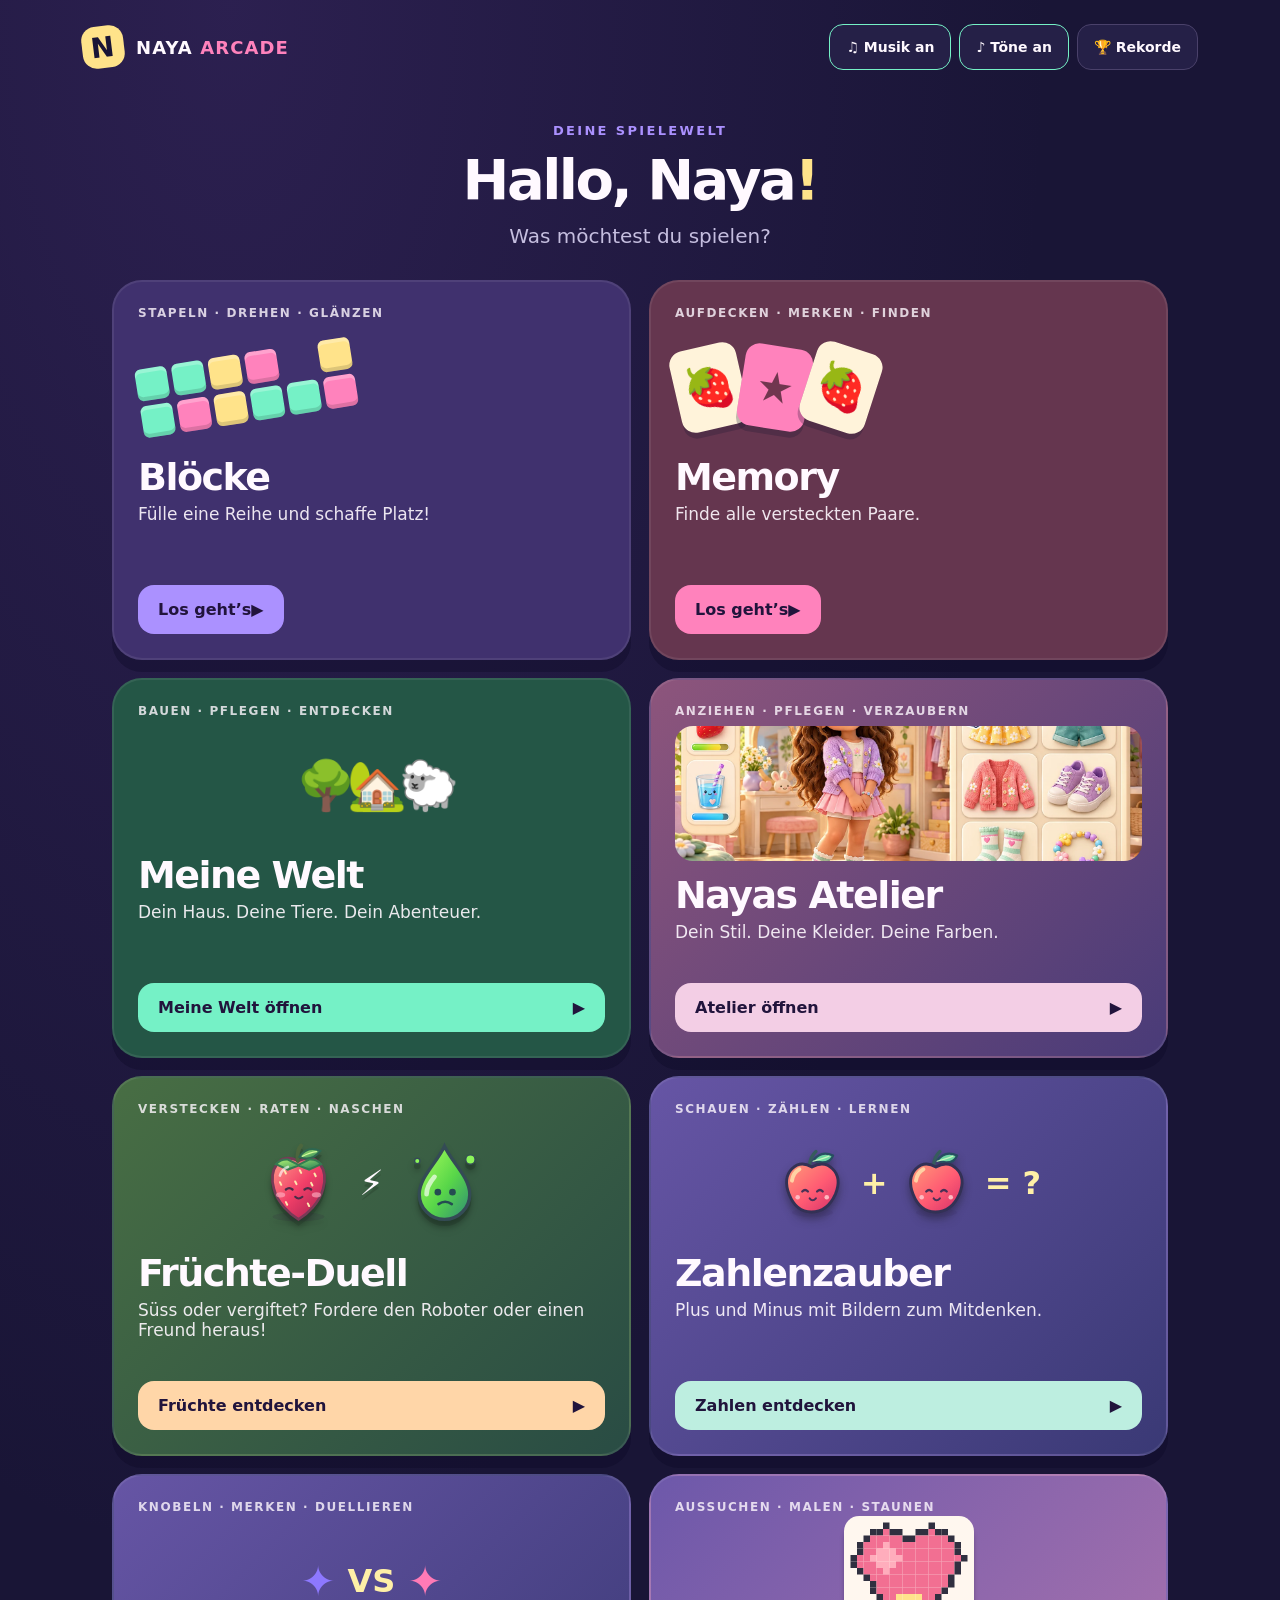
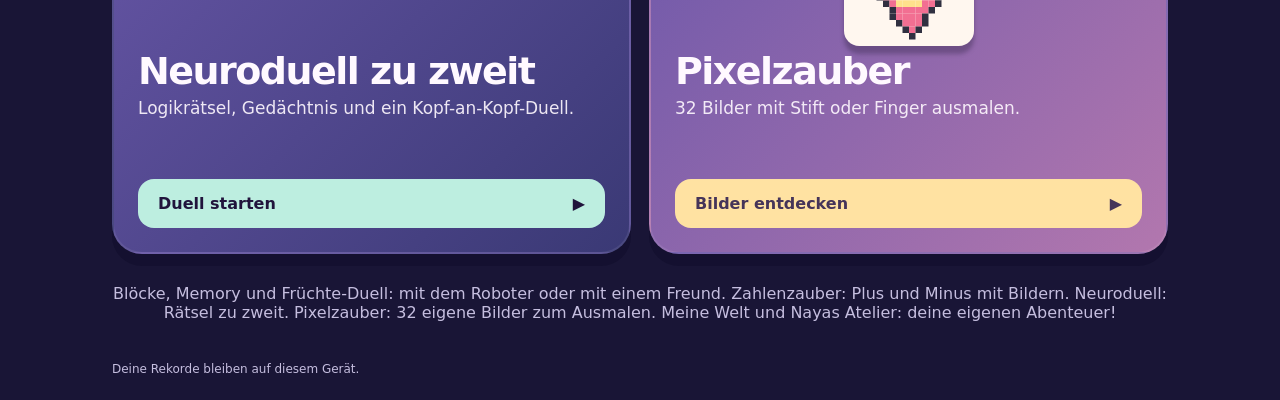
<file: index.html>
<!doctype html>
<html lang="de">
<head>
  <meta charset="utf-8"><meta name="viewport" content="width=device-width, initial-scale=1, viewport-fit=cover">
  <meta name="theme-color" content="#191536"><meta name="apple-mobile-web-app-capable" content="yes">
  <meta name="apple-mobile-web-app-status-bar-style" content="black-translucent">
  <meta name="description" content="Acht Spiele für Naya: Blöcke, Memory, Meine Welt, Nayas Atelier, Früchte-Duell, Zahlenzauber, Neuroduell und Pixelzauber.">
  <title>Naya Arcade</title><link rel="manifest" href="./manifest.webmanifest"><link rel="icon" href="./icon.svg" type="image/svg+xml"><link rel="apple-touch-icon" href="./icon-192.png">
  <link rel="stylesheet" href="./style.css"><link rel="stylesheet" href="./world.css?v=4"><link rel="stylesheet" href="./arcade-additions.css?v=11"><script defer src="./game.js?v=2"></script>
</head>
<body>
  <header class="topbar"><a class="brand" href="#" aria-label="Naya Arcade, Spiel auswählen"><span class="brand-mark">N</span><span>NAYA <b>ARCADE</b></span></a><div class="header-actions"><button id="music" class="small-button" aria-pressed="false">♫ Musik</button><button id="sound" class="small-button" aria-pressed="true">♪ Töne</button><button id="records-button" class="small-button">🏆 Rekorde</button></div></header>
  <main>
    <section id="home" class="screen">
      <div class="welcome"><span class="eyebrow">DEINE SPIELEWELT</span><h1>Hallo, Naya<span>!</span></h1><p>Was möchtest du spielen?</p></div>
      <div class="game-selection">
        <button class="game-card blocks-card" data-game="blocks"><span class="card-label">STAPELN · DREHEN · GLÄNZEN</span><div class="block-preview" aria-hidden="true"><i></i><i></i><i></i><i></i><i></i><i></i><i></i><i></i><i></i><i></i><i></i><i></i></div><span class="game-name">Blöcke</span><span class="game-description">Fülle eine Reihe und schaffe Platz!</span><span class="play-pill">Los geht’s <span>▶</span></span></button>
        <button class="game-card memory-card" data-game="memory"><span class="card-label">AUFDECKEN · MERKEN · FINDEN</span><div class="memory-preview" aria-hidden="true"><span>🍓</span><span>★</span><span>🍓</span></div><span class="game-name">Memory</span><span class="game-description">Finde alle versteckten Paare.</span><span class="play-pill">Los geht’s <span>▶</span></span></button>
        <a href="./world.html?v=4" class="game-card world-card"><span class="card-label">BAUEN · PFLEGEN · ENTDECKEN</span><div class="world-preview" aria-hidden="true">🌳 🏡 🐑</div><span class="game-name">Meine Welt</span><span class="game-description">Dein Haus. Deine Tiere. Dein Abenteuer.</span><span class="play-pill">Meine Welt öffnen <span>▶</span></span></a>
        <a href="./atelier.html?v=7" class="game-card atelier-card"><span class="card-label">ANZIEHEN · PFLEGEN · VERZAUBERN</span><div class="atelier-preview" aria-hidden="true"></div><span class="game-name">Nayas Atelier</span><span class="game-description">Dein Stil. Deine Kleider. Deine Farben.</span><span class="play-pill">Atelier öffnen <span>▶</span></span></a>
        <a href="./fruit.html?v=9" class="game-card fruit-card"><span class="card-label">VERSTECKEN · RATEN · NASCHEN</span><div class="fruit-preview" aria-hidden="true"><img src="./fruit-art/strawberry.svg" alt=""><span>⚡</span><img src="./fruit-art/poison.svg" alt=""></div><span class="game-name">Früchte-Duell</span><span class="game-description">Süss oder vergiftet? Fordere den Roboter oder einen Freund heraus!</span><span class="play-pill">Früchte entdecken <span>▶</span></span></a>
        <a href="./math.html?v=10" class="game-card math-card"><span class="card-label">SCHAUEN · ZÄHLEN · LERNEN</span><div class="math-preview" aria-hidden="true"><img src="./math-art/apple.svg" alt=""><span>+</span><img src="./math-art/apple.svg" alt=""><span>= ?</span></div><span class="game-name">Zahlenzauber</span><span class="game-description">Plus und Minus mit Bildern zum Mitdenken.</span><span class="play-pill">Zahlen entdecken <span>▶</span></span></a>
        <a href="./duello-mentale/?v=20261012-10" class="game-card math-card"><span class="card-label">KNOBELN · MERKEN · DUELLIEREN</span><div class="math-preview" aria-hidden="true"><span style="font-size:42px;color:#8d78ff">✦</span><span>VS</span><span style="font-size:42px;color:#ff7ab6">✦</span></div><span class="game-name">Neuroduell zu zweit</span><span class="game-description">Logikrätsel, Gedächtnis und ein Kopf-an-Kopf-Duell.</span><span class="play-pill">Duell starten <span>▶</span></span></a>
        <a href="./pixel.html?v=1" class="game-card pixel-card"><span class="card-label">AUSSUCHEN · MALEN · STAUNEN</span><div class="pixel-preview" aria-hidden="true"><img src="./pixel-heart.svg" alt=""></div><span class="game-name">Pixelzauber</span><span class="game-description">32 Bilder mit Stift oder Finger ausmalen.</span><span class="play-pill">Bilder entdecken <span>▶</span></span></a>
      </div>
      <p class="home-note">Blöcke, Memory und Früchte-Duell: mit dem Roboter oder mit einem Freund. Zahlenzauber: Plus und Minus mit Bildern. Neuroduell: Rätsel zu zweit. Pixelzauber: 32 eigene Bilder zum Ausmalen. Meine Welt und Nayas Atelier: deine eigenen Abenteuer!</p>
    </section>
    <section id="setup" class="screen" hidden><button class="back-button" data-home>‹ Die Spiele</button><div class="setup-heading"><span id="setup-icon" class="setup-icon">▦</span><h1 id="setup-title">Blöcke</h1><p id="setup-description"></p></div>
      <fieldset><legend>Mit wem spielst du?</legend><div class="choice-grid" id="mode-choices"><button data-mode="solo" class="choice selected" aria-pressed="true"><span>⭐</span>Allein</button><button data-mode="ai" class="choice" aria-pressed="false"><span>🤖</span>Mit dem Roboter</button><button data-mode="friend" class="choice" aria-pressed="false"><span>🙌</span>Mit einem Freund</button></div></fieldset>
      <fieldset><legend>Wie schwer soll es sein?</legend><div class="choice-grid" id="level-choices"><button data-level="easy" class="choice selected" aria-pressed="true"><span>🌱</span>Leicht</button><button data-level="normal" class="choice" aria-pressed="false"><span>🌼</span>Mittel</button><button data-level="hard" class="choice" aria-pressed="false"><span>🚀</span>Super</button></div></fieldset>
      <label id="friend-label" hidden>Name deines Freundes<input id="friend-name" maxlength="16" placeholder="Freund" autocomplete="off"></label><p id="mode-help" class="mode-help"></p><button id="start" class="primary-button">Los geht’s! <span>▶</span></button>
    </section>
    <section id="play" class="screen" hidden><div class="play-top"><button class="back-button" id="leave-game">‹ Die Spiele</button><h1 id="play-title">Blöcke</h1><button class="small-button" id="pause">Ⅱ Pause</button></div><div id="game-stats" class="game-stats"></div><p id="game-hint" class="game-hint"></p><div id="blocks-area" hidden></div><div id="memory-area" hidden><div id="turn-banner" class="turn-banner"></div><div id="memory-grid" class="memory-grid"></div></div><div id="milestone" class="milestone" role="status" aria-live="polite"></div></section>
  </main>
  <footer><span id="save-status">Deine Rekorde bleiben auf diesem Gerät.</span><span id="offline-status"></span></footer>
  <dialog id="records-dialog"><button class="dialog-close" data-close="records-dialog" aria-label="Schliessen">×</button><span class="dialog-symbol">🏆</span><h2>Deine Rekorde</h2><div id="records-list"></div><p class="muted">Jeder Modus und jede Schwierigkeit hat einen Rekord.</p><button class="primary-button" data-close="records-dialog">Super!</button></dialog>
  <dialog id="pause-dialog"><span class="dialog-symbol">☕</span><h2>Kleine Pause</h2><p>Dein Spiel wartet auf dich.</p><button id="resume" class="primary-button">Weiter geht’s ▶</button><button class="secondary-button" id="pause-home">Zurück zu den Spielen</button></dialog>
  <dialog id="result-dialog"><span class="dialog-symbol" id="result-symbol">🌟</span><h2 id="result-title"></h2><p id="result-message"></p><div id="result-scores"></div><button id="again" class="primary-button">Noch einmal! ▶</button><button class="secondary-button" id="result-home">Wähle ein Spiel</button></dialog>
  <canvas id="confetti" aria-hidden="true"></canvas>
</body></html>
</file>
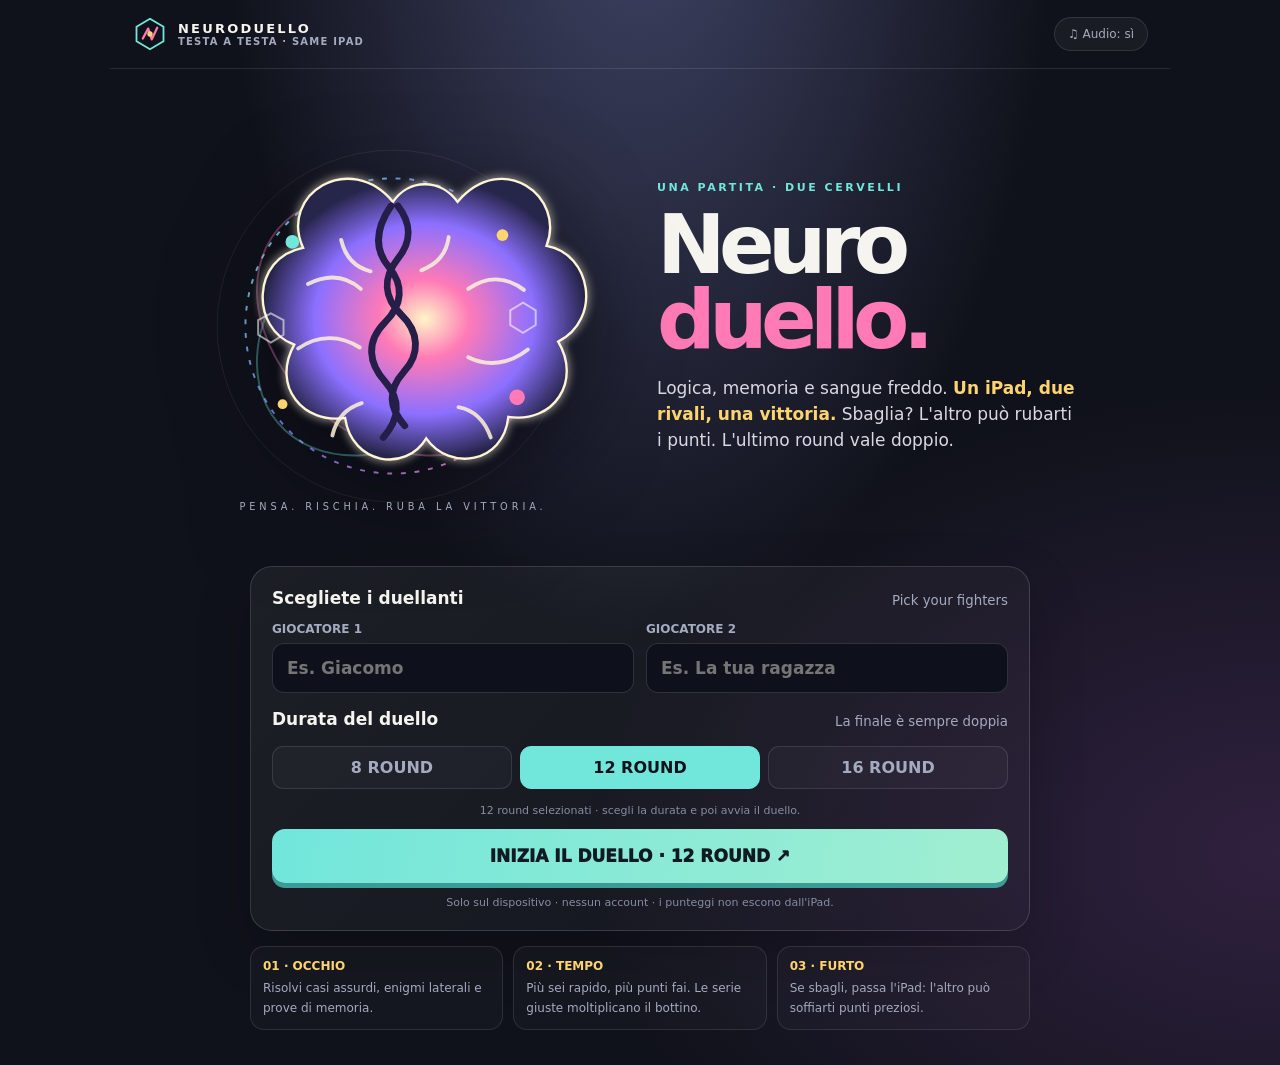
<file: duello-mentale/index.html>
<!doctype html>
<html lang="it">
<head>
<meta charset="utf-8">
<meta name="viewport" content="width=device-width,initial-scale=1,viewport-fit=cover">
<meta name="theme-color" content="#10121b">
<meta name="apple-mobile-web-app-capable" content="yes">
<meta name="apple-mobile-web-app-status-bar-style" content="black-translucent">
<meta name="description" content="Neuroduello: un gioco di logica, memoria e sfida per due sullo stesso iPad.">
<title>Neuroduello — testa a testa</title>
<style>
:root{color-scheme:dark;--bg:#10121b;--panel:#191d2a;--panel2:#202638;--ink:#f5f4ee;--muted:#a4aac0;--cyan:#71e6db;--pink:#ff7ab6;--gold:#ffd36d;--line:#ffffff1b;--font:ui-rounded,"SF Pro Rounded",system-ui,-apple-system,BlinkMacSystemFont,"Segoe UI",sans-serif}
*{box-sizing:border-box}html{min-height:100%;background:var(--bg)}body{margin:0;min-height:100svh;background:radial-gradient(ellipse at 50% -15%,#424568 0%,transparent 46%),radial-gradient(ellipse at 100% 80%,#30213f 0%,transparent 38%),var(--bg);font-family:var(--font);color:var(--ink);-webkit-tap-highlight-color:transparent}button,input{font:inherit}button{color:inherit;touch-action:manipulation;cursor:pointer}button:focus-visible,input:focus-visible{outline:3px solid var(--gold);outline-offset:3px}[hidden]{display:none!important}
.top{max-width:1060px;margin:auto;padding:16px 22px;display:flex;align-items:center;justify-content:space-between;border-bottom:1px solid var(--line)}.brand{display:flex;align-items:center;gap:10px;font-size:13px;font-weight:900;letter-spacing:.17em}.brand svg{width:36px;height:36px}.brand small{display:block;color:var(--muted);font-size:10px;letter-spacing:.12em}.sound{border:1px solid var(--line);background:#ffffff0b;border-radius:999px;padding:9px 13px;color:var(--muted);font-size:12px}
main{max-width:1000px;margin:auto;padding:22px 22px calc(35px + env(safe-area-inset-bottom));min-height:calc(100svh - 80px)}.view{animation:enter .24s ease both}.hero{display:grid;grid-template-columns:1fr 1fr;align-items:center;gap:34px;padding:20px 0 25px}.art{width:min(100%,430px);aspect-ratio:1;justify-self:center;filter:drop-shadow(0 20px 45px #03040c99)}.eyebrow{color:var(--cyan);font-size:11px;font-weight:900;letter-spacing:.23em;text-transform:uppercase}.hero h1{font-size:clamp(46px,7vw,82px);line-height:.91;letter-spacing:-.08em;margin:14px 0}.hero h1 span{display:block;color:var(--pink)}.lead{font-size:17px;line-height:1.55;color:#d9d9e2;max-width:420px}.lead b{color:var(--gold)}.setup{max-width:780px;margin:0 auto;padding:21px;border:1px solid #ffffff24;border-radius:22px;background:linear-gradient(135deg,#ffffff0e,#ffffff05);box-shadow:0 20px 55px #0003}.setup-title{display:flex;justify-content:space-between;align-items:end;gap:12px;margin-bottom:14px}.setup-title strong{font-size:17px}.setup-title small{color:var(--muted)}.names{display:grid;grid-template-columns:1fr 1fr;gap:12px}.names label{font-size:12px;color:var(--muted);font-weight:700}.names input{margin-top:7px;display:block;width:100%;background:#0e111b;border:1px solid #ffffff23;border-radius:12px;padding:14px;color:var(--ink);font-size:17px}.round-picks{display:flex;gap:8px;margin:17px 0 15px}.round-picks button{flex:1;min-height:43px;border:1px solid var(--line);border-radius:11px;background:#ffffff08;color:var(--muted);font-weight:800}.round-picks button.selected{color:var(--bg);background:var(--cyan);border-color:var(--cyan)}.primary{min-height:54px;border:0;border-radius:13px;padding:13px 20px;background:linear-gradient(100deg,var(--cyan),#a1eed1);color:#111923;font-size:16px;font-weight:950;box-shadow:0 5px 0 #3d9b96}.primary:active{transform:translateY(3px);box-shadow:0 2px 0 #3d9b96}.start{width:100%;font-size:17px}.fine{font-size:11px;color:#868da4;text-align:center;margin:13px 0 0}.how{display:grid;grid-template-columns:repeat(3,1fr);gap:10px;margin:15px auto 0;max-width:780px}.how div{border:1px solid var(--line);border-radius:14px;padding:12px;background:#ffffff06}.how b{display:block;color:var(--gold);font-size:12px;margin-bottom:4px}.how span{font-size:12px;color:var(--muted);line-height:1.4}
.pass{max-width:640px;margin:9vh auto;text-align:center;padding:18px}.pass-orb{width:126px;height:126px;margin:0 auto 23px;display:grid;place-items:center;border-radius:50%;background:radial-gradient(circle at 35% 30%,#f5edc9,#ff7ab6 35%,#7c6cf2 68%,#161a28 70%);box-shadow:0 0 55px #ff7ab64d,inset -18px -15px 30px #242047;font-size:48px;font-weight:950;color:#171928;animation:float 2s ease-in-out infinite}.pass h2{font-size:clamp(30px,6vw,54px);line-height:1.02;letter-spacing:-.05em;margin:9px 0}.pass p{color:var(--muted);line-height:1.5}.pass .primary{margin-top:15px;min-width:min(100%,290px)}
.hud{display:grid;grid-template-columns:1fr auto 1fr;align-items:center;gap:12px;margin:0 auto 13px;max-width:840px}.player{padding:10px 12px;border:1px solid var(--line);border-radius:14px;background:#ffffff07;min-width:0}.player.active{border-color:var(--cyan);box-shadow:0 0 0 1px #71e6db44,inset 0 0 24px #71e6db0b}.player:last-child.active{border-color:var(--pink);box-shadow:0 0 0 1px #ff7ab644,inset 0 0 24px #ff7ab60b}.player-name{font-weight:850;overflow:hidden;text-overflow:ellipsis;white-space:nowrap}.score-line{display:flex;justify-content:space-between;align-items:baseline;margin-top:2px;color:var(--muted);font-size:11px}.score-line strong{font-size:19px;color:var(--ink)}.round-chip{border:1px solid #ffd36d55;background:#ffd36d12;color:var(--gold);border-radius:999px;padding:8px 11px;text-align:center;white-space:nowrap;font-size:12px;font-weight:900}.meter{max-width:840px;height:5px;border-radius:9px;background:#ffffff17;margin:0 auto 14px;overflow:hidden}.meter span{display:block;height:100%;width:100%;transform-origin:left;background:linear-gradient(90deg,var(--cyan),var(--pink));transition:transform .3s linear}.challenge{max-width:840px;margin:auto;border:1px solid #ffffff24;border-radius:21px;background:linear-gradient(145deg,#1d2232,#161a26);padding:clamp(17px,3vw,27px);box-shadow:0 18px 45px #0004}.challenge-top{display:flex;justify-content:space-between;align-items:center;gap:12px}.type-tag{color:var(--cyan);font-size:11px;letter-spacing:.17em;font-weight:950}.clock{font-variant-numeric:tabular-nums;color:var(--gold);font-size:15px;font-weight:900}.prompt{font-size:clamp(21px,3.4vw,32px);line-height:1.2;letter-spacing:-.03em;margin:14px 0 17px;min-height:2.3em}.display{min-height:86px;display:flex;justify-content:center;align-items:center;gap:clamp(5px,2vw,18px);flex-wrap:wrap;margin:0 auto 15px}.seq{display:flex;align-items:center;justify-content:center;gap:clamp(4px,1.8vw,14px);flex-wrap:wrap}.seq span{min-width:clamp(38px,7vw,62px);height:clamp(42px,8vw,64px);display:grid;place-items:center;border-radius:13px;background:#ffffff0b;border:1px solid #ffffff18;font-size:clamp(19px,3vw,28px);font-weight:900}.seq .unknown{color:var(--pink);border-style:dashed}.options{display:grid;grid-template-columns:1fr 1fr;gap:10px}.option{min-height:58px;padding:11px 14px;border-radius:13px;border:1px solid #ffffff22;background:#ffffff08;text-align:left;font-size:16px;font-weight:780;line-height:1.25;transition:transform .12s,border-color .12s,background .12s}.option:active{transform:scale(.98)}.option:hover{border-color:#71e6db99;background:#71e6db0c}.option:disabled{cursor:default;opacity:.65}.option .letter{display:inline-grid;place-items:center;width:26px;height:26px;margin-right:9px;border-radius:8px;background:#ffffff12;color:var(--cyan);font-size:12px}.option.glyph-choice,.option.memory-choice{text-align:center;display:grid;justify-items:center;gap:6px}.glyph-choice svg{width:74px;height:74px}.glyph-choice .letter{margin:0}.memory-choice .letter{margin:0}.mini-grid{display:grid;grid-template-columns:repeat(4,12px);gap:3px;padding:5px;border-radius:8px;background:#0e111b}.mini-grid i{display:block;width:12px;height:12px;border-radius:3px;background:#ffffff15}.mini-grid i.on{background:var(--pink);box-shadow:0 0 8px #ff7ab6aa}.memory-board{display:grid;grid-template-columns:repeat(4,clamp(43px,7vw,62px));gap:8px}.memory-board i{height:clamp(43px,7vw,62px);display:block;border-radius:12px;background:#ffffff0c;border:1px solid #ffffff18;transition:background .15s}.memory-board i.on{background:linear-gradient(145deg,var(--pink),#9468ff);box-shadow:0 0 24px #ff7ab688;transform:scale(.96)}.instruction{text-align:center;color:var(--muted);font-size:12px;min-height:20px;margin:10px 0 0}.result{max-width:680px;margin:8vh auto;text-align:center;padding:20px}.result-mark{width:90px;height:90px;margin:auto;display:grid;place-items:center;border-radius:28px;background:linear-gradient(145deg,var(--gold),var(--pink));color:#21162b;font-size:40px;font-weight:1000;transform:rotate(-5deg);box-shadow:0 15px 40px #ff7ab633}.result h2{font-size:clamp(32px,6vw,56px);line-height:1;letter-spacing:-.05em;margin:25px 0 7px}.result p{color:var(--muted);line-height:1.5}.gain{font-size:clamp(44px,9vw,75px);font-weight:1000;color:var(--gold);letter-spacing:-.06em;margin:10px}.result .primary{margin-top:13px}.finish{max-width:740px;margin:3vh auto;text-align:center}.finish h1{font-size:clamp(38px,7vw,70px);line-height:.98;letter-spacing:-.06em;margin:15px 0}.podium{display:grid;grid-template-columns:1fr 1fr;gap:12px;margin:24px 0}.podium-card{border:1px solid var(--line);border-radius:18px;padding:18px;background:#ffffff08}.podium-card.winner{border-color:var(--gold);background:linear-gradient(145deg,#ffd36d1c,#ff7ab60a);box-shadow:0 0 30px #ffd36d13}.podium-card small{color:var(--muted)}.podium-card strong{display:block;font-size:clamp(37px,7vw,60px);color:var(--cyan);margin:4px}.podium-card.winner strong{color:var(--gold)}.taunt{min-height:50px;color:var(--pink);font-size:18px;font-weight:850}.privacy{font-size:11px;color:#7e859b;margin:16px auto;max-width:560px}.buttons{display:flex;justify-content:center;gap:10px;flex-wrap:wrap}.secondary{min-height:48px;padding:11px 16px;border:1px solid var(--line);border-radius:12px;background:#ffffff08;font-weight:800}
@keyframes enter{from{opacity:0;transform:translateY(7px)}to{opacity:1;transform:none}}@keyframes float{50%{transform:translateY(-8px) rotate(4deg)}}@media(max-width:650px){.top{padding:12px 15px}main{padding:14px 14px calc(25px + env(safe-area-inset-bottom))}.hero{grid-template-columns:1fr;gap:6px;padding:4px 0 15px}.art{width:min(60vw,250px)}.hero-copy{text-align:center}.hero h1{font-size:52px;margin:8px 0}.lead{margin:10px auto;font-size:15px}.setup{padding:16px}.how{grid-template-columns:1fr}.how div{display:flex;gap:8px;align-items:baseline}.hud{gap:6px}.player{padding:8px}.player-name{font-size:13px}.score-line{font-size:10px}.score-line strong{font-size:16px}.round-chip{padding:7px 8px;font-size:10px}.challenge{padding:16px 13px}.prompt{font-size:22px;min-height:unset}.options{gap:7px}.option{min-height:64px;padding:9px;font-size:14px}.option .letter{width:23px;height:23px;margin-right:5px}.pass{margin:5vh auto}.result{margin:4vh auto}.podium{gap:8px}.podium-card{padding:14px 8px}}@media(orientation:landscape) and (max-height:600px){.top{padding-block:8px}main{padding-top:8px}.hero{grid-template-columns:.7fr 1fr;padding:0;gap:12px}.art{width:min(32vh,200px)}.hero h1{font-size:45px}.lead{font-size:13px}.setup{padding:12px}.pass{margin:2vh auto}.pass-orb{width:75px;height:75px;font-size:30px;margin-bottom:10px}.result{margin:2vh auto}.result-mark{width:62px;height:62px}.result h2{margin:12px 0}.challenge{padding:12px 16px}.prompt{font-size:21px;margin:7px 0}.display{min-height:55px;margin-bottom:8px}.memory-board{grid-template-columns:repeat(4,39px);gap:5px}.memory-board i{height:39px}}@media(prefers-reduced-motion:reduce){*,*:before,*:after{animation:none!important;transition:none!important}}
</style>
</head>
<body>
<header class="top"><div class="brand"><svg viewBox="0 0 40 40" aria-hidden="true"><path d="M20 3 35 12v16L20 37 5 28V12z" fill="none" stroke="#71e6db" stroke-width="2"/><path d="M12 25 18 14l4 12 6-13" fill="none" stroke="#ff7ab6" stroke-width="2.5" stroke-linecap="round" stroke-linejoin="round"/><circle cx="20" cy="20" r="3" fill="#ffd36d"/></svg><span>NEURODUELLO<small>TESTA A TESTA · SAME IPAD</small></span></div><button id="sound" class="sound" type="button">♫ Audio: sì</button></header>
<main>
<section id="home" class="view">
<div class="hero">
<svg class="art" viewBox="0 0 440 440" role="img" aria-label="Illustrazione originale di due cervelli astratti che si sfidano">
<defs><radialGradient id="core"><stop stop-color="#fff5c7"/><stop offset=".28" stop-color="#ff7ab6"/><stop offset=".68" stop-color="#8b70ff"/><stop offset="1" stop-color="#27264c"/></radialGradient><linearGradient id="ring" x1="0" x2="1" y1="0" y2="1"><stop stop-color="#71e6db"/><stop offset=".52" stop-color="#776ef3"/><stop offset="1" stop-color="#ff7ab6"/></linearGradient><filter id="glow"><feGaussianBlur stdDeviation="5" result="b"/><feMerge><feMergeNode in="b"/><feMergeNode in="SourceGraphic"/></feMerge></filter></defs>
<circle cx="220" cy="220" r="180" fill="none" stroke="#ffffff12" stroke-width="1"/><circle cx="220" cy="220" r="151" fill="none" stroke="url(#ring)" stroke-width="2" stroke-dasharray="5 9" opacity=".85"/><ellipse cx="220" cy="220" rx="115" ry="154" fill="none" stroke="#71e6db55" stroke-width="2" transform="rotate(50 220 220)"/><ellipse cx="220" cy="220" rx="115" ry="154" fill="none" stroke="#ff7ab655" stroke-width="2" transform="rotate(-50 220 220)"/><path d="M220 93c-44-53-117-8-92 47-53 10-54 83-9 99-24 43 10 82 52 75 7 48 62 56 83 21 24 34 79 26 84-22 47 7 75-37 51-77 45-23 34-90-12-98 20-50-45-99-91-45-17-24-50-24-66 0Z" fill="url(#core)" stroke="#fff5d5" stroke-width="2.4" filter="url(#glow)"/><path d="M218 97c-15 22-18 44-2 63 15 18 14 38-4 56-20 20-17 42 0 61 16 18 15 38-2 57m15-237c14 18 14 37 0 54-16 20-14 40 3 57 19 18 20 41 3 59-17 19-15 37 1 55" fill="none" stroke="#241e49" stroke-width="7" stroke-linecap="round"/><path d="M133 177c20-10 38-9 54 5m-64 61c20-14 43-14 63-1m111-60c20-14 40-12 57 1m-57 69c20 10 42 7 61-8M167 132c4 17 14 28 30 32m-9 135c-16 5-26 16-30 33m119-203c-2 16-12 28-28 34m38 140c16 3 27 14 33 31" fill="none" stroke="#fff3d8" stroke-width="4" stroke-linecap="round" opacity=".85"/><circle cx="117" cy="134" r="7" fill="#71e6db"/><circle cx="332" cy="127" r="6" fill="#ffd36d"/><circle cx="347" cy="293" r="8" fill="#ff7ab6"/><circle cx="107" cy="300" r="5" fill="#ffd36d"/><path d="m82 214 13-7 13 7v15l-13 8-13-8zm258-10 13-8 13 8v15l-13 8-13-8z" fill="none" stroke="#ffffff90" stroke-width="2"/><text x="220" y="408" text-anchor="middle" fill="#a4aac0" font-size="10" letter-spacing="4">PENSA. RISCHIA. RUBA LA VITTORIA.</text>
</svg>
<div class="hero-copy"><div class="eyebrow">UNA PARTITA · DUE CERVELLI</div><h1>Neuro<span>duello.</span></h1><p class="lead">Logica, memoria e sangue freddo. <b>Un iPad, due rivali, una vittoria.</b> Sbaglia? L'altro può rubarti i punti. L'ultimo round vale doppio.</p></div>
</div>
<div class="setup">
<div class="setup-title"><strong>Scegliete i duellanti</strong><small>Pick your fighters</small></div>
<div class="names"><label>GIOCATORE 1<input id="name1" maxlength="18" autocomplete="off" placeholder="Es. Giacomo"></label><label>GIOCATORE 2<input id="name2" maxlength="18" autocomplete="off" placeholder="Es. La tua ragazza"></label></div>
<div class="setup-title" style="margin:16px 0 0"><strong>Durata del duello</strong><small>La finale è sempre doppia</small></div>
<div class="round-picks"><button type="button" data-rounds="8" aria-pressed="false">8 ROUND</button><button type="button" data-rounds="12" class="selected" aria-pressed="true">12 ROUND</button><button type="button" data-rounds="16" aria-pressed="false">16 ROUND</button></div>
<p id="round-feedback" class="fine" style="margin:0 0 12px">12 round selezionati · scegli la durata e poi avvia il duello.</p>
<button id="start" class="primary start" type="button">INIZIA IL DUELLO · 12 ROUND <span aria-hidden="true">↗</span></button>
<p class="fine">Solo sul dispositivo · nessun account · i punteggi non escono dall'iPad.</p></div>
<div class="how"><div><b>01 · OCCHIO</b><span>Risolvi casi assurdi, enigmi laterali e prove di memoria.</span></div><div><b>02 · TEMPO</b><span>Più sei rapido, più punti fai. Le serie giuste moltiplicano il bottino.</span></div><div><b>03 · FURTO</b><span>Se sbagli, passa l'iPad: l'altro può soffiarti punti preziosi.</span></div></div>
</section>
<section id="pass" class="view pass" hidden><div class="pass-orb" aria-hidden="true">↯</div><div class="eyebrow" id="pass-kicker">CAMBIO DUELLANTE</div><h2 id="pass-title">Passa l'iPad</h2><p id="pass-copy"></p><button id="pass-go" class="primary" type="button">SONO PRONTO/A ↗</button></section>
<section id="arena" class="view" hidden>
<div class="hud"><div id="p1" class="player"><div id="p1name" class="player-name">Giocatore 1</div><div class="score-line"><span id="p1meta">Serie 0</span><strong id="p1score">0</strong></div></div><div id="round-chip" class="round-chip">ROUND 1 / 12</div><div id="p2" class="player"><div id="p2name" class="player-name">Giocatore 2</div><div class="score-line"><span id="p2meta">Serie 0</span><strong id="p2score">0</strong></div></div></div>
<div class="meter"><span id="meter-fill"></span></div><article class="challenge"><div class="challenge-top"><span id="type-tag" class="type-tag">SEQUENZA</span><span id="clock" class="clock">18.0</span></div><h2 id="prompt" class="prompt"></h2><div id="display" class="display"></div><div id="options" class="options"></div><p id="instruction" class="instruction"></p></article>
</section>
<section id="result" class="view result" hidden><div id="result-mark" class="result-mark">✓</div><div id="result-kicker" class="eyebrow">RISPOSTA GIUSTA</div><h2 id="result-title"></h2><div id="gain" class="gain">+120</div><p id="result-copy"></p><button id="next" class="primary" type="button">PROSSIMO ROUND ↗</button></section>
<section id="finish" class="view finish" hidden><div class="eyebrow">DUELLO CONCLUSO</div><h1 id="finish-title"></h1><div id="podium" class="podium"></div><p id="taunt" class="taunt"></p><p class="privacy">Rivincita? Nessun punteggio è stato salvato: la prossima partita riparte da zero.</p><div class="buttons"><button id="rematch" class="primary" type="button">RIVINCITA IMMEDIATA ↗</button><button id="home" class="secondary" type="button">CAMBIA GIOCATORI</button></div></section>
</main>
<script>
(function(){
'use strict';
var $=function(id){return document.getElementById(id);};
var views=['home','pass','arena','result','finish'];
var names=['Giocatore 1','Giocatore 2'],scores=[0,0],streak=[0,0],first=0,owner=0,active=0,round=0,totalRounds=12,steal=false,current=null,seconds=18,timer=null,used={seq:[],logic:[],case:[],riddle:[]},soundOn=true,audio=null,chosenRounds=12;
var labels={seq:'SEQUENZA',logic:'DEDUZIONE',case:'CASO ASSURDO',riddle:'PENSIERO LATERALE',memory:'MEMORIA'};
var seqBank=[
{q:'2 · 3 · 5 · 9 · 17 · ?',a:['31','32','33','34'],c:2},
{q:'2 · 6 · 12 · 20 · 30 · ?',a:['36','40','42','48'],c:2},
{q:'1 · 2 · 6 · 24 · 120 · ?',a:['240','360','600','720'],c:3},
{q:'1 · 4 · 10 · 20 · 35 · ?',a:['49','54','56','63'],c:2},
{q:'3 · 4 · 7 · 11 · 18 · 29 · ?',a:['41','47','48','58'],c:1},
{q:'1 · 3 · 7 · 15 · 31 · ?',a:['47','61','63','64'],c:2},
{q:'4 · 7 · 13 · 25 · 49 · ?',a:['73','95','97','101'],c:2},
{q:'2 · 5 · 11 · 23 · 47 · ?',a:['89','93','95','97'],c:2}
];
var logicBank=[
{q:'In una gara superi chi è al secondo posto. In che posizione sei?',de:'In einem Rennen überholst du die Person auf dem zweiten Platz. Auf welchem Platz bist du?',a:['Primo','Secondo','Terzo','Dipende dal numero dei concorrenti'],c:1},
{q:'5 macchine producono 5 pezzi in 5 minuti. Quanto impiegano 100 macchine per 100 pezzi?',de:'5 Maschinen stellen in 5 Minuten 5 Teile her. Wie lange brauchen 100 Maschinen für 100 Teile?',a:['5 minuti','20 minuti','100 minuti','500 minuti'],c:0},
{q:'Una ninfea raddoppia ogni giorno. Lo stagno è pieno al giorno 48. Quando era mezzo pieno?',de:'Eine Seerose verdoppelt sich jeden Tag. Am 48. Tag ist der Teich voll. Wann war er halb voll?',a:['Giorno 24','Giorno 47','Giorno 46','Non si può sapere'],c:1},
{q:'Racchetta e pallina costano 1,10 CHF. La racchetta costa 1 CHF più della pallina. Quanto costa la pallina?',de:'Ein Schläger und ein Ball kosten zusammen 1,10 CHF. Der Schläger kostet 1 CHF mehr als der Ball. Wie viel kostet der Ball?',a:['0,05 CHF','0,10 CHF','0,15 CHF','0,20 CHF'],c:0},
{q:'Due padri e due figli prendono tre biglietti del cinema e ognuno ne ha uno. Com’è possibile?',de:'Zwei Väter und zwei Söhne kaufen drei Kinokarten und jeder bekommt eine. Wie ist das möglich?',a:['Uno entra gratis','Sono nonno, padre e figlio','Uno dei biglietti è doppio','Non è possibile'],c:1},
{q:'Un orologio batte sei rintocchi in cinque secondi. In quanto batte dodici rintocchi?',de:'Eine Uhr schlägt sechsmal in fünf Sekunden. Wie lange braucht sie für zwölf Schläge?',a:['11 secondi','12 secondi','10 secondi','Doppio, cioè 10 secondi'],c:0},
{q:'Una stanza ha quattro angoli. In ogni angolo c’è un gatto. Ogni gatto vede tre gatti. Quanti gatti ci sono?',de:'Ein Zimmer hat vier Ecken. In jeder Ecke sitzt eine Katze. Jede Katze sieht drei Katzen. Wie viele Katzen sind es?',a:['4','8','12','16'],c:0},
{q:'Hai tre interruttori fuori da una stanza e una lampadina dentro. Puoi entrare una sola volta: cosa ti aiuta a individuare l’interruttore?',de:'Draußen sind drei Schalter, drinnen ist eine Lampe. Du darfst nur einmal hineingehen. Wie findest du den richtigen Schalter?',a:['Accendere uno e ascoltare','Usare luce e calore della lampadina','Accenderli tutti insieme','Non si può sapere'],c:1},
{q:'Una bottiglia e un tappo costano 1,20 CHF. La bottiglia costa 1 CHF più del tappo. Quanto costa il tappo?',de:'Eine Flasche und ein Verschluss kosten zusammen 1,20 CHF. Die Flasche kostet 1 CHF mehr als der Verschluss. Wie viel kostet der Verschluss?',a:['0,10 CHF','0,20 CHF','0,05 CHF','1 CHF'],c:0},
{q:'Hai 8 palline uguali, ma una è più pesante. Con una bilancia a due piatti, quante pesate minime bastano?',de:'Du hast 8 gleiche Kugeln, aber eine ist schwerer. Wie oft musst du mit einer Balkenwaage mindestens wiegen?',a:['2','3','4','7'],c:0},
{q:'Un numero di due cifre ha somma delle cifre 9. Scambiandole, il numero aumenta di 27. Qual è?',de:'Eine zweistellige Zahl hat die Ziffernsumme 9. Vertauscht man die Ziffern, wird die Zahl um 27 größer. Welche Zahl ist es?',a:['36','45','27','18'],c:0},
{q:'Tre scatole sono etichettate MELA, PERA e MISTE. Tutte le etichette sono sbagliate. Da quale scatola peschi un frutto per capire tutte le etichette?',de:'Drei Kisten sind mit APFEL, BIRNE und GEMISCHT beschriftet. Alle Etiketten sind falsch. Aus welcher Kiste ziehst du eine Frucht, um alle Etiketten richtig zuzuordnen?',a:['MELA','PERA','MISTE','Una qualunque'],c:2}
];
var caseBank=[
{q:'È sparito l’ultimo biscotto. Anna: «È stato Bruno». Bruno: «È stata Chiara». Chiara: «Bruno mente». Una sola frase è vera. Chi l’ha preso?',de:'Der letzte Keks ist weg. Anna: „Bruno war es.“ Bruno: „Chiara war es.“ Chiara: „Bruno lügt.“ Genau eine Aussage stimmt. Wer hat ihn genommen?',a:['Anna','Bruno','Chiara','Impossibile saperlo'],c:2},
{q:'Lea, Max e Nico indossano maglie rosse, blu e verdi, una ciascuno. Lea non ha il rosso. Max non ha né rosso né blu. Di che colore è la maglia di Lea?',de:'Lea, Max und Nico tragen je ein rotes, blaues oder grünes Shirt. Lea trägt kein Rot. Max trägt weder Rot noch Blau. Welche Farbe hat Leas Shirt?',a:['Rossa','Blu','Verde','Non si può dedurre'],c:1},
{q:'Password di tre cifre diverse. 682: una giusta al posto giusto. 614: una giusta al posto sbagliato. 206: due giuste, entrambe al posto sbagliato. 738: nessuna. 780: una giusta al posto sbagliato. Codice?',de:'Dreistelliger Code mit verschiedenen Ziffern. 682: eine richtig und am richtigen Platz. 614: eine richtig, falscher Platz. 206: zwei richtig, beide falscher Platz. 738: keine. 780: eine richtig, falscher Platz. Wie lautet der Code?',a:['042','204','420','024'],c:0},
{q:'Tre porte: una nasconde un premio, due una capra. Scegli una porta. Il presentatore sa dov’è il premio, apre una porta con una capra e ti offre di cambiare. Conviene?',de:'Drei Türen: hinter einer ist ein Preis, hinter zwei eine Ziege. Du wählst eine. Der Moderator kennt den Preis, öffnet eine Ziegentür und bietet dir einen Wechsel an. Solltest du wechseln?',a:['Sì: la probabilità diventa 2/3','No: resta 1/3','È sempre 1/2','Dipende dalla porta'],c:0},
{q:'Calzini neri e blu mescolati al buio: quanti ne prendi al minimo per essere sicuro di avere una coppia dello stesso colore?',de:'Schwarze und blaue Socken liegen gemischt im Dunkeln. Wie viele musst du mindestens nehmen, um sicher ein gleichfarbiges Paar zu haben?',a:['2','3','4','Dipende dal totale'],c:1},
{q:'Due corde bruciano ciascuna in un’ora, ma a velocità irregolare. Come misuri 45 minuti?',de:'Zwei Seile brennen jeweils eine Stunde, aber ungleichmäßig. Wie misst du 45 Minuten?',a:['Accendi corda A da entrambi i capi e B da un capo; finita A, accendi l’altro capo di B','Taglia una corda a metà','Accendi entrambe da un capo','Impossibile'],c:0},
{q:'9 monete identiche, una è più leggera. Quante pesate bastano sempre con una bilancia a due piatti?',de:'9 gleiche Münzen, eine ist leichter. Wie viele Wägungen reichen mit einer Balkenwaage immer?',a:['1','2','3','4'],c:1},
{q:'Quattro persone attraversano un ponte con una torcia. Impiegano 1, 2, 7 e 10 minuti; massimo due insieme, torcia obbligatoria. Tempo minimo?',de:'Vier Personen überqueren mit einer Taschenlampe eine Brücke. Sie brauchen 1, 2, 7 und 10 Minuten; höchstens zwei zugleich, Lampe nötig. Mindestzeit?',a:['17 minuti','19 minuti','20 minuti','21 minuti'],c:0}
];
var riddleBank=[
{q:'Un uomo guarda una foto: «Non ho fratelli né sorelle, ma il padre di quest’uomo è il figlio di mio padre». Chi c’è nella foto?',de:'Ein Mann betrachtet ein Foto: „Ich habe keine Geschwister, aber der Vater dieses Mannes ist der Sohn meines Vaters.“ Wer ist auf dem Foto?',a:['Suo padre','Suo figlio','Lui stesso','Suo cugino'],c:1},
{q:'Una donna vive al 20° piano. Da sola prende l’ascensore solo fino al 12° e fa il resto a piedi; quando piove arriva al 20°. Perché?',de:'Eine Frau wohnt im 20. Stock. Allein fährt sie nur bis zum 12. und geht den Rest; bei Regen fährt sie bis zum 20. Warum?',a:['Vuole fare movimento','È troppo bassa per il tasto 20, ma lo raggiunge con l’ombrello','Ascensore rotto','Paura dell’ascensore'],c:1},
{q:'Un medico ti dà tre pillole e dice di prenderne una ogni mezz’ora. Quanto passa tra la prima e l’ultima?',de:'Ein Arzt gibt dir drei Tabletten und sagt, du sollst alle halbe Stunde eine nehmen. Wie viel Zeit liegt zwischen der ersten und der letzten?',a:['30 minuti','60 minuti','90 minuti','Due ore'],c:1},
{q:'Hai un secchio da 5 litri e uno da 3. Come misuri esattamente 4 litri?',de:'Du hast einen 5-Liter- und einen 3-Liter-Eimer. Wie misst du genau 4 Liter ab?',a:['Riempi il 5, versa nel 3; svuota il 3, travasa i 2 rimasti; riempi il 5 e versa 1 litro nel 3','Riempi due volte il 3','Non si può','A occhio'],c:0},
{q:'Un uomo chiede un bicchiere d’acqua al bar. Il barista tira fuori una pistola. L’uomo dice «grazie» e se ne va. Perché?',de:'Ein Mann bittet in einer Bar um Wasser. Der Barkeeper zieht eine Pistole. Der Mann sagt „Danke“ und geht. Warum?',a:['Il barista lo spaventa per fargli passare il singhiozzo','Era una rapina','Pistola giocattolo','Ha cambiato idea'],c:0},
{q:'100 porte chiuse. Al passaggio 1 cambi stato a tutte; al 2 a ogni seconda; al 3 a ogni terza… fino a 100. Quali restano aperte?',de:'100 geschlossene Türen. Runde 1 änderst du jede, Runde 2 jede zweite, Runde 3 jede dritte … bis 100. Welche bleiben offen?',a:['Le porte pari','Solo la 100','I numeri quadrati perfetti','Le prime dieci'],c:2},
{q:'Una barca è piena di persone, ma quando la guardi non vedi una sola persona a bordo. Come?',de:'Ein Boot ist voller Menschen, aber du siehst keine einzige Person an Bord. Wie ist das möglich?',a:['Sono sott’acqua','Sono tutti sposati','È notte','Sono disegnati'],c:1},
{q:'Tre stanze: una piena di fuoco, una di assassini armati e una di leoni che non mangiano da tre anni. Qual è la più sicura?',de:'Drei Räume: voller Feuer, voller bewaffneter Mörder oder voller Löwen, die seit drei Jahren nichts gefressen haben. Welcher ist am sichersten?',a:['Fuoco','Assassini','Leoni','Nessuno'],c:2}
];
var typeCycle=['logic','case','memory','riddle','logic','case','memory','seq'];
function show(id){views.forEach(function(v){$(v).hidden=v!==id;});window.scrollTo(0,0);}
function sound(freq){if(!soundOn)return;try{audio=audio||new(window.AudioContext||window.webkitAudioContext)();audio.resume();var o=audio.createOscillator(),g=audio.createGain(),n=audio.currentTime;o.type='sine';o.frequency.setValueAtTime(freq,n);o.frequency.exponentialRampToValueAtTime(freq*1.25,n+.12);g.gain.setValueAtTime(.04,n);g.gain.exponentialRampToValueAtTime(.001,n+.23);o.connect(g);g.connect(audio.destination);o.start(n);o.stop(n+.24);}catch(e){}}
function rand(n){return Math.floor(Math.random()*n);}
function shuffle(a){var b=a.slice();for(var i=b.length-1;i>0;i--){var j=rand(i+1),t=b[i];b[i]=b[j];b[j]=t;}return b;}
function cleanName(v,f){return (v||'').trim().replace(/\s+/g,' ').slice(0,18)||f;}
function updateHUD(){
$('p1name').textContent=names[0];$('p2name').textContent=names[1];$('p1score').textContent=scores[0];$('p2score').textContent=scores[1];
$('p1meta').textContent='Serie '+streak[0];$('p2meta').textContent='Serie '+streak[1];
$('p1').classList.toggle('active',active===0);$('p2').classList.toggle('active',active===1);
var last=round===totalRounds-1;$('round-chip').textContent=(last?'⚡ FINALE ×2':'ROUND '+(round+1))+' / '+totalRounds;
}
function start(){
names=[cleanName($('name1').value,'Giocatore 1'),cleanName($('name2').value,'Giocatore 2')];
scores=[0,0];streak=[0,0];totalRounds=chosenRounds;round=0;first=rand(2);owner=first;active=owner;steal=false;used={seq:[],logic:[],case:[],riddle:[]};newPuzzle();beginChallenge();
}
function pickUnused(type,bank){
var available=bank.map(function(_,i){return i;}).filter(function(i){return used[type].indexOf(i)<0;});
if(!available.length){used[type]=[];available=bank.map(function(_,i){return i;});}
var index=available[rand(available.length)];used[type].push(index);return bank[index];
}
function glyphSVG(points,angle,tone){
var color=tone||'#71e6db',dots='',rays='';
for(var i=0;i<points;i++){var a=(360/points)*i-90,x=50+31*Math.cos(a*Math.PI/180),y=50+31*Math.sin(a*Math.PI/180);dots+='<circle cx="'+x.toFixed(1)+'" cy="'+y.toFixed(1)+'" r="4" fill="'+color+'"/>';}
for(var j=0;j<4;j++){var a2=(90*j-45+angle)*Math.PI/180,x1=50+16*Math.cos(a2),y1=50+16*Math.sin(a2),x2=50+27*Math.cos(a2),y2=50+27*Math.sin(a2);rays+='<path d="M'+x1.toFixed(1)+' '+y1.toFixed(1)+'L'+x2.toFixed(1)+' '+y2.toFixed(1)+'" stroke="#f5f4ee" stroke-width="3" stroke-linecap="round"/>';}
return '<svg viewBox="0 0 100 100" aria-hidden="true"><circle cx="50" cy="50" r="43" fill="#ffffff08" stroke="#ffffff35" stroke-width="2"/><circle cx="50" cy="50" r="27" fill="#151a27" stroke="'+color+'" stroke-width="2"/><g transform="rotate('+angle+' 50 50)">'+rays+'</g>'+dots+'<path d="M45 50h10M50 45v10" stroke="#ffd36d" stroke-width="3" stroke-linecap="round"/></svg>';
}
function newPuzzle(){
var type=typeCycle[round%typeCycle.length],p;
if(type==='seq'){
p=pickUnused('seq',seqBank);current={type:type,q:'Completa la sequenza. Trova il meccanismo, non tirare a caso.',de:'Setze die Folge fort. Finde das Muster, rate nicht.',sequence:p.q,options:shuffle(p.a.map(function(t,i){return {text:t,correct:i===p.c};}))};
}else if(type==='logic'){
p=pickUnused('logic',logicBank);current={type:type,q:p.q,de:p.de,options:shuffle(p.a.map(function(t,i){return {text:t,correct:i===p.c};}))};
}else if(type==='case'||type==='riddle'){
p=pickUnused(type,type==='case'?caseBank:riddleBank);current={type:type,q:p.q,de:p.de,options:shuffle(p.a.map(function(t,i){return {text:t,correct:i===p.c};}))};
}else{
var cells=shuffle([0,1,2,3,4,5,6,7,8,9,10,11,12,13,14,15]).slice(0,5),patterns=[cells];
while(patterns.length<4){var alternative=shuffle([0,1,2,3,4,5,6,7,8,9,10,11,12,13,14,15]).slice(0,5);if(!patterns.some(function(x){return x.slice().sort().join(',')===alternative.slice().sort().join(',');}))patterns.push(alternative);}
var memoryOptions=shuffle(patterns.map(function(x){return {cells:x,correct:x.slice().sort().join(',')===cells.slice().sort().join(',')};}));
current={type:type,q:'Memorizza la costellazione: si spegne tra poco. Poi scegli lo schema identico.',de:'Merke dir das Sternbild: Es erlischt gleich. Wähle danach dasselbe Muster.',cells:cells,options:memoryOptions};
}
showPass(owner,false);
}
function showPass(who,isSteal){
active=who;steal=isSteal;updateHUD();show('pass');
$('pass-kicker').textContent=isSteal?'RUBATI I PUNTI':'CAMBIO DUELLANTE';
$('pass-title').textContent='Tocca a '+names[who]+'.';
$('pass-copy').textContent=isSteal?'L’altro ha sbagliato. Puoi salvare il round e rubare 70 punti: non guardare la risposta prima di iniziare.':'Passa l’iPad. '+names[who]+', il prossimo enigma è tuo: l’altro si gira!';
$('pass-go').textContent=isSteal?'PROVO A RUBARE ↗':'SONO PRONTO/A ↗';
}
function beginChallenge(){
show('arena');updateHUD();$('type-tag').textContent=labels[current.type];$('prompt').textContent=current.q+' ('+current.de+')';
$('display').replaceChildren();$('options').replaceChildren();$('instruction').textContent=steal?'UN SOLO TENTATIVO · IN PALIO 70 PUNTI':'Hai 18 secondi. La finale vale doppio.';
renderDisplay();
}
function renderDisplay(){
if(current.type==='seq'){var row=document.createElement('div');row.className='seq';current.sequence.split(' · ').forEach(function(t){var s=document.createElement('span');s.textContent=t;row.append(s);});$('display').append(row);renderOptions();startClock(steal?10:18);return;}
if(current.type==='logic'||current.type==='case'||current.type==='riddle'){renderOptions();startClock(steal?10:18);return;}
var board=document.createElement('div');board.className='memory-board';
for(var i=0;i<16;i++){var cell=document.createElement('i');if(current.cells.indexOf(i)>=0)cell.className='on';board.append(cell);}
$('display').append(board);$('instruction').textContent='Fissa le luci e memorizza la posizione.';
Array.from($('display').children[0].children).forEach(function(cell,i){if(current.cells.indexOf(i)<0)cell.style.opacity='.24';});
$('options').replaceChildren();
setTimeout(function(){if(!$('arena').hidden&&current.type==='memory'){board.style.opacity='.18';board.querySelectorAll('.on').forEach(function(c){c.classList.remove('on');});renderOptions();$('instruction').textContent='Quale costellazione hai visto?';startClock(steal?10:18);}},steal?1000:1700);
}
function renderOptions(){
var box=$('options');box.replaceChildren();
current.options.forEach(function(opt,i){
var b=document.createElement('button');b.type='button';b.className='option';
if(current.type==='memory'){b.classList.add('memory-choice');var grid=document.createElement('span');grid.className='mini-grid';for(var n=0;n<16;n++){var cell=document.createElement('i');if(opt.cells.indexOf(n)>=0)cell.className='on';grid.append(cell);}b.append(grid);var label=document.createElement('span');label.className='letter';label.textContent=String.fromCharCode(65+i);b.append(label);}
else{var letter=document.createElement('span');letter.className='letter';letter.textContent=String.fromCharCode(65+i);b.append(letter);b.append(document.createTextNode(opt.text));}
b.addEventListener('click',function(){answer(i);});box.append(b);
});
}
function startClock(duration){
clearInterval(timer);seconds=duration;$('clock').textContent=seconds.toFixed(1);$('meter-fill').style.transform='scaleX(1)';
timer=setInterval(function(){seconds=Math.max(0,seconds-.1);$('clock').textContent=seconds.toFixed(1);$('meter-fill').style.transform='scaleX('+seconds/duration+')';if(seconds<=0){clearInterval(timer);timeout();}},100);
}
function answer(i){
if(!current||seconds<=0)return;clearInterval(timer);
var correct=current.options[i].correct;
if(correct){
var points=steal?70:Math.round(100+seconds*4+Math.min(streak[active]*20,100));
if(round===totalRounds-1)points*=2;
scores[active]+=points;if(!steal)streak[active]++;else streak[active]=0;
result(true,points,steal);sound(steal?830:660);
}else{
streak[active]=0;
if(!steal){sound(220);showPass(1-owner,true);return;}
result(false,0,true);sound(180);
}
}
function timeout(){streak[active]=0;if(!steal){showPass(1-owner,true);}else{result(false,0,true);}}
function result(won,points,wasSteal){
show('result');updateHUD();
$('result-mark').textContent=won?'✓':'×';$('result-kicker').textContent=won?(wasSteal?'FURTO RIUSCITO':'RISPOSTA GIUSTA'):(wasSteal?'NESSUN FURTO':'TEMPO SCADUTO');
$('result-title').textContent=won?names[active]+' colpisce!':names[active]+' si inceppa.';
$('gain').textContent=won?'+'+points:'0';
$('result-copy').textContent=won?(wasSteal?'Hai rubato il round all’avversario. Goditi la sua faccia.':(streak[active]>1?'Serie da '+streak[active]+'! L’altro sta iniziando a preoccuparsi.':'Punto tuo. L’altro può rosicare.')):(current.type==='memory'?'La costellazione giusta era l’opzione '+String.fromCharCode(65+current.options.findIndex(function(x){return x.correct;}))+'.':'La risposta giusta era: '+current.options.filter(function(x){return x.correct;}).map(function(x){return x.text;}).join(', ')+'.')+' Stavolta il bottino resta a zero.';
$('next').textContent=round===totalRounds-1?'SCOPRI IL VINCITORE ↗':'AVANTI, SENZA PIETÀ ↗';
}
function nextRound(){
if(round+1>=totalRounds){finish();return;}
round++;owner=(first+round)%2;active=owner;steal=false;newPuzzle();
}
function finish(){
show('finish');var a=scores[0],b=scores[1],win=a===b?-1:(a>b?0:1);
$('finish-title').textContent=win<0?'PARITÀ. VI ODIATE UGUALE.':names[win]+' HA DISTRUTTO '+names[1-win]+'.';
$('podium').replaceChildren();
for(var i=0;i<2;i++){var card=document.createElement('div');card.className='podium-card'+(i===win?' winner':'');var name=document.createElement('div');name.textContent=names[i];var val=document.createElement('strong');val.textContent=scores[i];var meta=document.createElement('small');meta.textContent='punti · serie attuale '+streak[i];card.append(name,val,meta);$('podium').append(card);}
var taunts=win<0?['Pareggio: rivincita obbligatoria.','Due cervelli, zero superiorità.']:['La rivincita non cancella questa umiliazione.','L’altro ha appena prenotato il diritto di vantarsi.','Puoi dare la colpa all’iPad, ma non regge.','Campione del divano, sconfitto del duello.'];
$('taunt').textContent=taunts[rand(taunts.length)];sound(win<0?340:900);
}
function resetHome(){clearInterval(timer);show('home');}
document.querySelector('.round-picks').addEventListener('click',function(e){var b=e.target.closest('button[data-rounds]');if(!b)return;chosenRounds=Number(b.dataset.rounds);document.querySelectorAll('.round-picks button').forEach(function(x){var selected=x===b;x.classList.toggle('selected',selected);x.setAttribute('aria-pressed',selected?'true':'false');});$('round-feedback').textContent=chosenRounds+' round selezionati · durata scelta (Runden ausgewählt · Dauer gewählt)';$('start').innerHTML='INIZIA IL DUELLO · '+chosenRounds+' ROUND <span aria-hidden="true">↗</span>';});
document.addEventListener('click',function(e){if(e.target.closest('#start')){try{start();}catch(error){$('round-feedback').textContent='Errore di avvio: '+error.message;console.error(error);}}});$('pass-go').addEventListener('click',beginChallenge);$('next').addEventListener('click',nextRound);$('rematch').addEventListener('click',start);$('home').addEventListener('click',resetHome);
$('sound').addEventListener('click',function(){soundOn=!soundOn;$('sound').textContent=soundOn?'♫ Audio: sì':'♫ Audio: no';if(soundOn)sound(520);});
document.addEventListener('visibilitychange',function(){if(document.hidden){clearInterval(timer);}});
})();
</script>
</body>
</html>
</file>
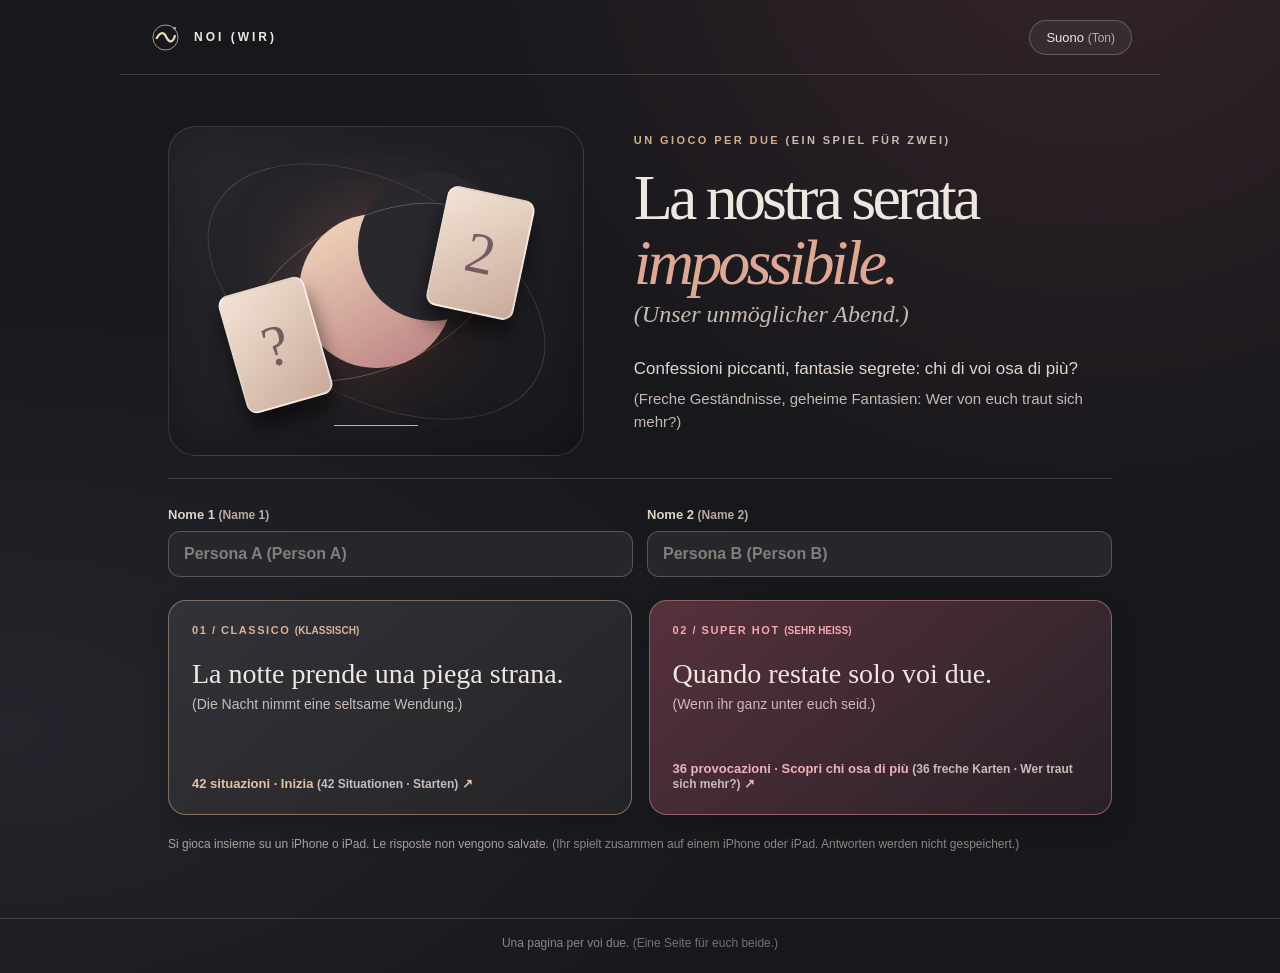
<file: serata-impossibile/index.html>
<!doctype html><html lang="it"><head><meta charset="utf-8"><meta name="viewport" content="width=device-width,initial-scale=1,viewport-fit=cover"><meta name="theme-color" content="#17181c"><meta name="apple-mobile-web-app-capable" content="yes"><meta name="apple-mobile-web-app-status-bar-style" content="black-translucent"><meta name="robots" content="noindex,nofollow"><meta name="description" content="La nostra serata impossibile: un gioco di coppia in italiano e tedesco."><title>La nostra serata impossibile</title><link rel="icon" href="./mark.svg" type="image/svg+xml"><link rel="apple-touch-icon" href="./mark.svg"><link rel="stylesheet" href="./style.css?v=4"><script defer src="./cards.js?v=5"></script><script defer src="./app.js?v=4"></script></head><body>
<header class="topbar"><a class="wordmark" href="./index.html"><img src="./mark.svg" alt=""><span>NOI (WIR)</span></a><button id="sound" class="header-button" type="button" aria-pressed="false">Suono <small>(Ton)</small></button></header>
<main><section id="welcome" class="screen"><div class="hero"><div class="hero-visual" aria-hidden="true"><span class="moon"></span><span class="orbit orbit-one"></span><span class="orbit orbit-two"></span><span class="hero-card card-one">?</span><span class="hero-card card-two">2</span><span class="hero-line"></span></div><div class="hero-copy"><span class="kicker">UN GIOCO PER DUE <span>(EIN SPIEL FÜR ZWEI)</span></span><h1>La nostra serata <em>impossibile.</em></h1><p class="translation">(Unser unmöglicher Abend.)</p><p>Confessioni piccanti, fantasie segrete: chi di voi osa di più? <span class="translation">(Freche Geständnisse, geheime Fantasien: Wer von euch traut sich mehr?)</span></p></div></div><div class="setup-panel"><div class="names"><label>Nome 1 <small>(Name 1)</small><input id="name-a" maxlength="18" autocomplete="off" placeholder="Persona A (Person A)"></label><label>Nome 2 <small>(Name 2)</small><input id="name-b" maxlength="18" autocomplete="off" placeholder="Persona B (Person B)"></label></div><div class="modes"><button id="normal-start" class="mode mode-main" type="button"><span class="mode-index">01 / CLASSICO <small>(KLASSISCH)</small></span><strong>La notte prende una piega strana.</strong><small>(Die Nacht nimmt eine seltsame Wendung.)</small><span class="mode-bottom">42 situazioni · Inizia <span>(42 Situationen · Starten)</span> ↗</span></button><button id="hot-start" class="mode mode-hot" type="button"><span class="mode-index">02 / SUPER HOT <small>(SEHR HEISS)</small></span><strong>Quando restate solo voi due.</strong><small>(Wenn ihr ganz unter euch seid.)</small><span class="mode-bottom">36 provocazioni · Scopri chi osa di più <span>(36 freche Karten · Wer traut sich mehr?)</span> ↗</span></button></div><p class="privacy">Si gioca insieme su un iPhone o iPad. Le risposte non vengono salvate. <span>(Ihr spielt zusammen auf einem iPhone oder iPad. Antworten werden nicht gespeichert.)</span></p></div></section>
<section id="play" class="screen" hidden><div class="play-head"><div><span id="mode-label" class="kicker"></span><div id="progress-text" class="progress-text"></div></div><button id="exit" class="text-button" type="button">Esci <small>(Beenden)</small></button></div><div class="progress-track"><span id="progress-fill"></span></div><article class="scenario"><div class="category" id="category"></div><h2 id="prompt-it" lang="it"></h2><p id="prompt-de" class="translation" lang="de"></p></article><div class="phase"><h3 id="phase-it" lang="it"></h3><p id="phase-de" class="translation" lang="de"></p></div><div id="choices" class="choices"></div><div class="play-actions"><button id="skip" class="text-button" type="button">Salta questa carta <small>(Diese Karte überspringen)</small></button><button id="confirm" class="primary" type="button" disabled>Conferma <small>(Bestätigen)</small> →</button></div></section>
<section id="handoff" class="screen center-screen" hidden><span class="handoff-mark" aria-hidden="true">◌</span><span class="kicker">SCELTA NASCOSTA <span>(GEHEIME WAHL)</span></span><h2 id="handoff-it" lang="it"></h2><p id="handoff-de" class="translation" lang="de"></p><button id="ready" class="primary" type="button">Sono pronto/a <small>(Ich bin bereit)</small> →</button></section>
<section id="reveal" class="screen" hidden><span id="reveal-kicker" class="kicker"></span><h2 id="reveal-title-it" lang="it"></h2><p id="reveal-title-de" class="translation" lang="de"></p><div class="reveal-grid"><div class="reveal-card"><span id="owner-name"></span><p id="owner-choice-it" lang="it"></p><small id="owner-choice-de" lang="de"></small></div><div class="reveal-card"><span id="guesser-name"></span><p id="guesser-choice-it" lang="it"></p><small id="guesser-choice-de" lang="de"></small></div></div><p class="talk">Perché proprio questa? Raccontatevelo. <span>(Warum gerade diese? Erzählt es einander.)</span></p><button id="continue" class="primary" type="button">Un'altra serata <small>(Ein weiterer Abend)</small> →</button></section>
<section id="finish" class="screen center-screen" hidden><span class="kicker">FINE DELLA SERATA <span>(ENDE DES ABENDS)</span></span><h2 id="finish-title">Quanto vi conoscete? <small>(Wie gut kennt ihr euch?)</small></h2><div id="final-score" class="final-score"></div><p>Le sorprese migliori forse sono le risposte diverse. <span class="translation">(Die schönsten Überraschungen sind vielleicht die unterschiedlichen Antworten.)</span></p><button id="replay" class="primary" type="button">Ancora una volta <small>(Noch einmal)</small> →</button><button id="finish-home" class="text-button" type="button">Torna all'inizio <small>(Zurück zum Anfang)</small></button></section></main>
<dialog id="adult-gate"><div class="gate-symbol">18+</div><h2>Solo per adulti consenzienti. <small>(Nur für einvernehmliche Erwachsene.)</small></h2><p>Scegliete solo ciò che volete davvero; potete saltare o fermarvi in qualsiasi momento. <span>(Wählt nur, was ihr wirklich möchtet; überspringt jederzeit oder beendet das Spiel.)</span></p><div class="dialog-actions"><button id="gate-cancel" class="text-button" type="button">Indietro <small>(Zurück)</small></button><button id="gate-enter" class="primary" type="button">Siamo adulti, giochiamo <small>(Wir sind erwachsen, los geht's)</small></button></div></dialog><div id="confetti" aria-hidden="true"></div><footer>Una pagina per voi due. <span>(Eine Seite für euch beide.)</span></footer></body></html>
</file>
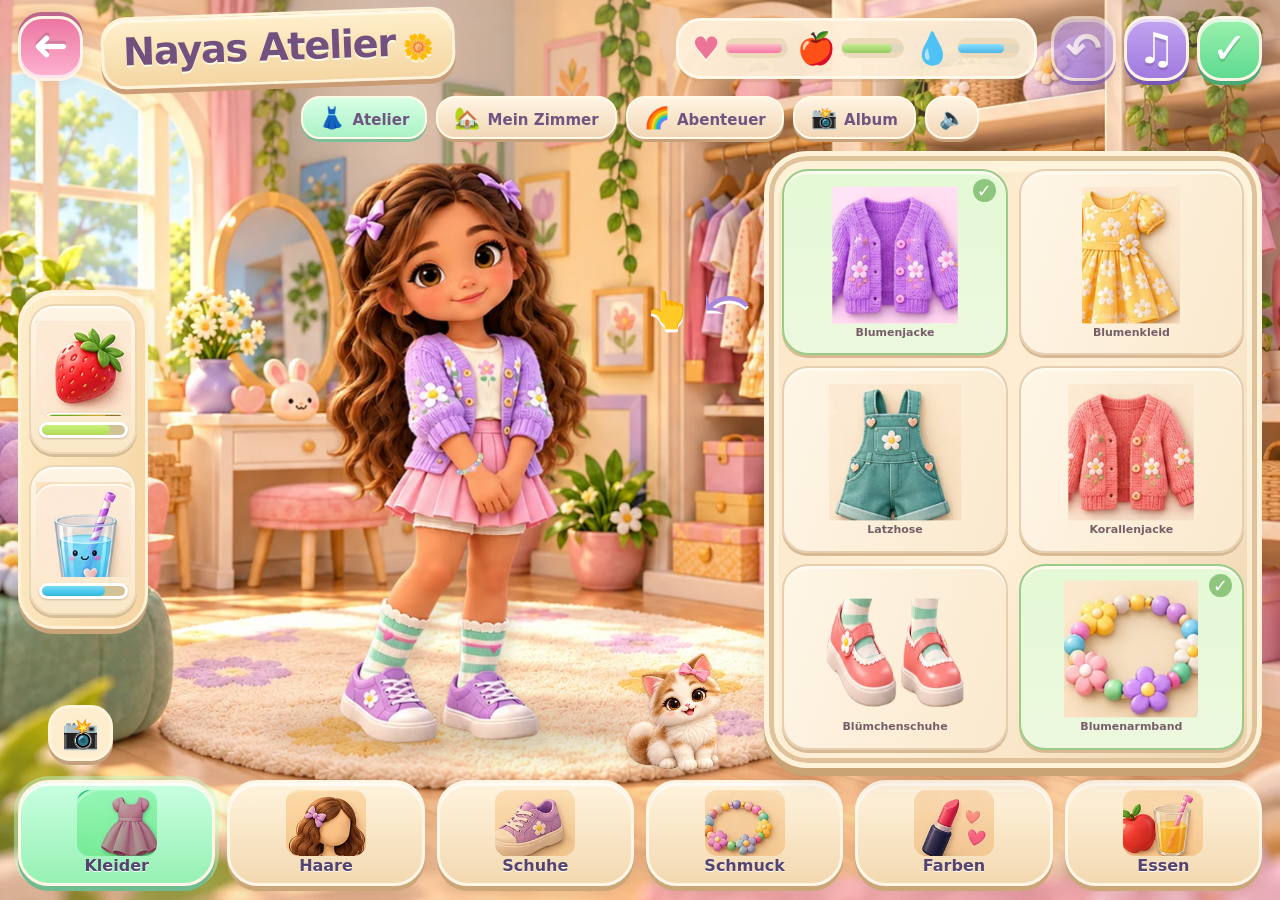
<file: atelier.html>
<!doctype html><html lang="de"><head><meta charset="utf-8"><meta name="viewport" content="width=device-width,initial-scale=1,viewport-fit=cover"><meta name="theme-color" content="#f7d8ac"><meta name="apple-mobile-web-app-capable" content="yes"><title>Nayas Atelier · Naya Arcade</title><link rel="manifest" href="./manifest.webmanifest"><link rel="icon" href="./icon.svg"><link rel="apple-touch-icon" href="./icon-192.png"><link rel="stylesheet" href="./atelier.css?v=5"><script defer src="./atelier-model.js?v=5"></script><script defer src="./atelier.js?v=7"></script><link rel="stylesheet" href="./atelier-life.css?v=7"><script defer src="./atelier-life-model.js?v=7"></script><script defer src="./atelier-life.js?v=7"></script></head>
<body><main class="atelier"><header class="top"><a href="./index.html" class="bubble back" aria-label="Zurück zu den Spielen">➜</a><h1>Nayas Atelier<span>🌼</span></h1><div class="needs"><div class="need heart" aria-label="Freude"><span>♥</span><meter id="joy" min="0" max="100" value="100"></meter></div><div class="need apple" aria-label="Hunger"><span>🍎</span><meter id="hunger" min="0" max="100" value="82"></meter></div><div class="need water" aria-label="Durst"><span>💧</span><meter id="thirst" min="0" max="100" value="76"></meter></div></div><div class="actions"><button id="undo" class="bubble purple" aria-label="Rückgängig" disabled>↶</button><button id="music" class="bubble purple" aria-label="Musik einschalten" aria-pressed="false">♫</button><button id="save" class="bubble green" aria-label="Auf diesem Gerät gespeichert">✓</button></div></header>
<nav class="life-nav" aria-label="Deine Abenteuer"><button data-view="atelier" class="chosen">👗 <span>Atelier</span></button><button data-view="room">🏡 <span>Mein Zimmer</span></button><button data-view="adventures">🌈 <span>Abenteuer</span></button><button data-view="album">📸 <span>Album</span></button><button id="voice" aria-label="Stimme einschalten" aria-pressed="false">🔈</button></nav><div id="quest-guide" hidden><span id="quest-steps"></span><button id="quest-go">➜</button><button id="quest-stop" aria-label="Abenteuer beenden">×</button></div><section class="playroom"><aside class="snacks" aria-label="Essen und Trinken"><button class="care-tile" data-care="food" aria-label="Eine Erdbeere geben"><span class="art strawberry"></span><span class="care-meter"><i id="food-fill"></i></span></button><button class="care-tile" data-care="drink" aria-label="Ein Glas Wasser geben"><span class="art glass"></span><span class="care-meter blue"><i id="water-fill"></i></span></button></aside><div id="avatar-zone" role="group" aria-label="Dein Charakter: Kleidung und Dinge hierher ziehen"><div class="floor-shadow"></div><div id="doll-wrap"><canvas id="doll" width="640" height="1000" role="img" aria-label="Dein Charakter"></canvas></div><div id="drag-hint" aria-hidden="true">👆 <span>⤺</span></div><div id="reaction" role="status" aria-live="polite"></div><div id="care-hint" hidden></div></div><aside class="wardrobe" aria-label="Dein Kleiderschrank"><div id="items" role="group" aria-label="Dinge auswählen"></div><button id="page-next" aria-label="Weitere Dinge zeigen" hidden>➜</button></aside></section>
<section id="life-content" hidden>
<div id="room-view" class="life-view" hidden><div class="room-stage" id="room-stage" aria-label="Dein Zimmer: Möbel hierher ziehen"><div class="room-wash"></div><div id="room-objects"></div><img id="room-doll" alt="Dein Charakter im Zimmer"><span id="bed-dream" hidden>💤</span><button id="room-delete" aria-label="Ausgewähltes Möbel entfernen" hidden>🗑️</button><div class="room-tools"><button id="room-undo" aria-label="Zimmer: Rückgängig" disabled>↶</button><button id="room-light" aria-label="Licht ausschalten">💡</button><button id="room-sleep" aria-label="Schlafen gehen">🌙</button></div><button id="room-pet" class="pet-button" aria-label="Mimi streicheln"><canvas width="256" height="256" class="pet-canvas"></canvas><span class="pet-name">Mimi</span></button><div id="pet-hearts" aria-live="polite"></div></div>
<aside class="room-palette"><div class="room-furniture"><button data-furniture="bed" aria-label="Bett einsetzen"><canvas width="240" height="200"></canvas><small>Bett</small></button><button data-furniture="rug" aria-label="Teppich einsetzen"><canvas width="240" height="200"></canvas><small>Teppich</small></button><button data-furniture="lamp" aria-label="Lampe einsetzen"><canvas width="240" height="200"></canvas><small>Lampe</small></button><button data-furniture="plant" aria-label="Pflanze einsetzen"><canvas width="240" height="200"></canvas><small>Pflanze</small></button></div><div class="wall-colors" aria-label="Zimmerfarbe"><button data-wall="blush" aria-label="Zimmerfarbe Rosa">🌸</button><button data-wall="mint" aria-label="Zimmerfarbe Mint">🌿</button><button data-wall="lavender" aria-label="Zimmerfarbe Lila">🪻</button></div><div class="pet-care"><button data-pet="happy" aria-label="Kätzchen streicheln">💗</button><button data-pet="eat" aria-label="Kätzchen füttern">🥣</button><button data-pet="play" aria-label="Mit dem Kätzchen spielen">🧶</button><button id="pet-name-button" aria-label="Kätzchen einen Namen geben">✏️</button></div><button class="photo-button" data-photo>📸 <span>Foto!</span></button></aside></div>
<div id="adventures-view" class="life-view" hidden><h2>Was erleben wir heute?</h2><div class="adventure-cards"><button data-quest="picnic"><span class="quest-art">🧺 🌳 🐈</span><b>Unser Picknick</b><span class="quest-icons">👗 → 🍓 → 🐈</span><small>Los geht’s! ➜</small></button><button data-quest="party"><span class="quest-art">🎈 🎂 ✨</span><b>Eine kleine Party</b><span class="quest-icons">👗 → 💎 → 💡</span><small>Los geht’s! ➜</small></button><button data-quest="sleep"><span class="quest-art">🌙 🛏️ 🐈</span><b>Gute Nacht</b><span class="quest-icons">🛏️ → 💗 → 🌙</span><small>Los geht’s! ➜</small></button></div><p>Alles in deinem Tempo. Du kannst jederzeit aufhören.</p></div>
<div id="album-view" class="life-view" hidden><h2>Meine schönen Momente</h2><div class="album-actions"><button data-photo>📸 Neues Foto</button><button id="album-undo" aria-label="Album: Rückgängig" disabled>↶</button><button data-frame="pink" aria-label="Rosa Rahmen">🌸</button><button data-frame="mint" aria-label="Mint Rahmen">🌿</button><button data-frame="lavender" aria-label="Lila Rahmen">🪻</button></div><div id="album-grid"></div><p id="album-empty">📸 Zieh etwas Schönes an und mach ein Foto!</p></div>
</section><button id="atelier-photo" class="quick-photo" data-photo aria-label="Ein Foto für dein Album machen">📸</button><button id="atelier-pet" class="pet-button" aria-label="Mimi streicheln"><canvas width="256" height="256" class="pet-canvas"></canvas></button><nav class="categories" aria-label="Was möchtest du ändern?"><button data-category="clothes" class="active" aria-pressed="true"><span class="art cat-dress"></span><b>Kleider</b></button><button data-category="hair" aria-pressed="false"><span class="art cat-hair"></span><b>Haare</b></button><button data-category="shoes" aria-pressed="false"><span class="art cat-shoes"></span><b>Schuhe</b></button><button data-category="jewelry" aria-pressed="false"><span class="art cat-jewelry"></span><b>Schmuck</b></button><button data-category="makeup" aria-pressed="false"><span class="art cat-lip"></span><b>Farben</b></button><button data-category="food" aria-pressed="false"><span class="art cat-food"></span><b>Essen</b></button></nav><div id="loading" role="status">🌸 <span>Dein Atelier wird vorbereitet…</span></div><div id="drag-ghost" hidden aria-hidden="true"></div><div id="toast" role="status" aria-live="polite"></div><dialog id="pet-dialog"><form method="dialog"><h2>Wie heisst dein Kätzchen?</h2><div>🐈 💗</div><input id="pet-name-input" maxlength="16" aria-label="Name des Kätzchens" autocomplete="off"><button id="pet-name-save" value="save">✓</button><button value="cancel" aria-label="Schliessen">×</button></form></dialog><dialog id="quest-finish"><div class="finish-art">🌈 ✨ 💗</div><h2 id="finish-title">Das war schön!</h2><p>Ein schöner Moment für dein Album!</p><button id="finish-photo">📸 Foto!</button><button id="finish-close">✓ Weiter spielen</button></dialog></main></body></html>
</file>
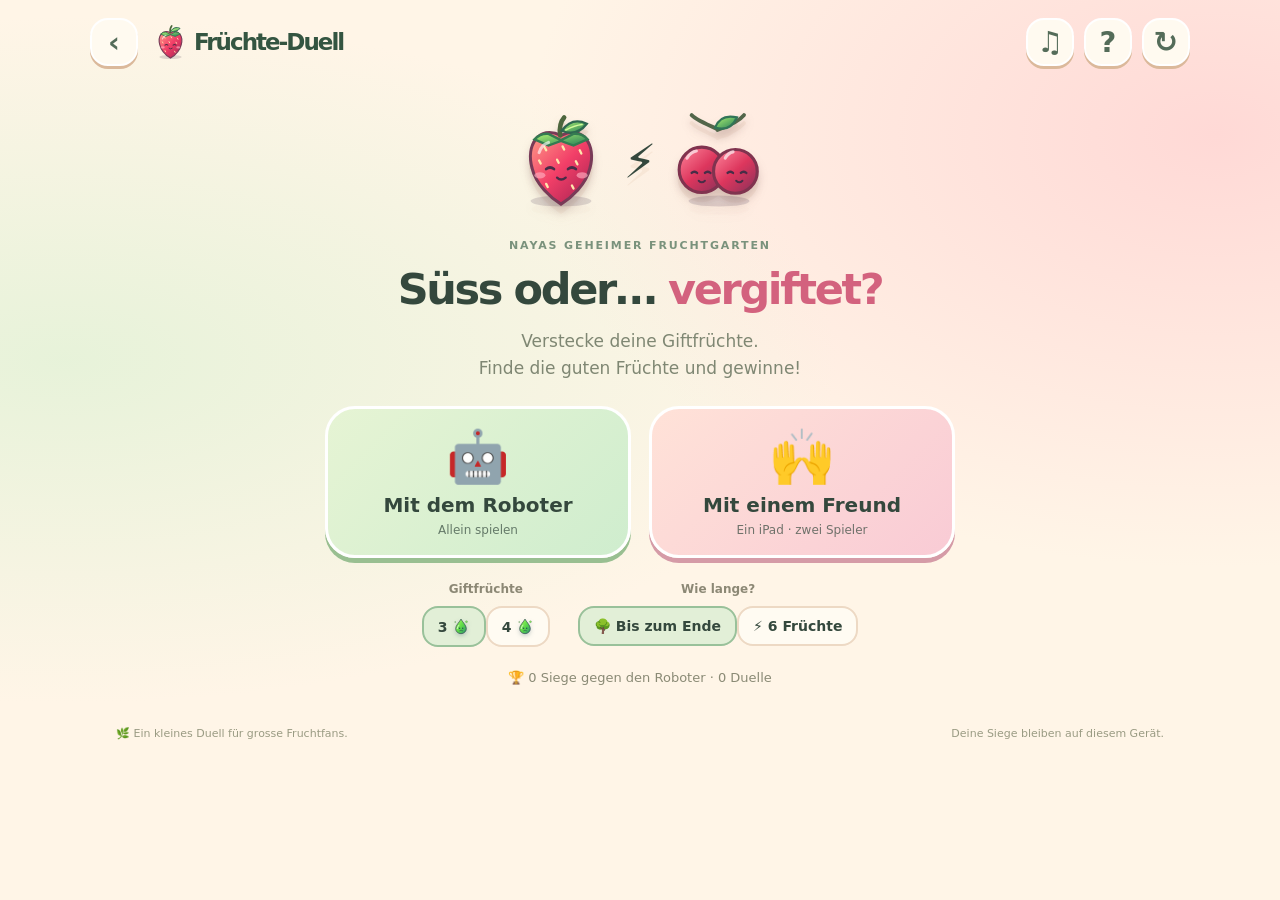
<file: fruit.html>
<!doctype html><html lang="de"><head><meta charset="utf-8"><meta name="viewport" content="width=device-width,initial-scale=1,viewport-fit=cover"><meta name="theme-color" content="#fff2de"><meta name="apple-mobile-web-app-capable" content="yes"><title>Früchte-Duell · Naya Arcade</title><link rel="manifest" href="./manifest.webmanifest"><link rel="icon" href="./icon.svg"><link rel="apple-touch-icon" href="./icon-192.png"><link rel="stylesheet" href="./fruit.css?v=9"><script defer src="./fruit-model.js?v=9"></script><script defer src="./fruit.js?v=9"></script></head><body>
<header><a class="round" href="./index.html" aria-label="Zurück zu den Spielen">‹</a><a href="./fruit.html?v=9" class="logo"><img src="./fruit-art/strawberry.svg" alt=""> <span>Früchte-Duell</span></a><div class="tools"><button class="round" id="music" aria-label="Musik einschalten" aria-pressed="false">♫</button><button class="round" id="help" aria-label="Spielregeln">?</button><button class="round" id="restart" aria-label="Neu anfangen">↻</button></div></header>
<main><section id="welcome"><div class="hero-art" aria-hidden="true"><img src="./fruit-art/strawberry.svg" alt=""><span>⚡</span><img src="./fruit-art/cherry.svg" alt=""></div><span class="eyebrow">NAYAS GEHEIMER FRUCHTGARTEN</span><h1>Süss oder… <em>vergiftet?</em></h1><p class="intro">Verstecke deine Giftfrüchte.<br>Finde die guten Früchte und gewinne!</p><div class="mode-buttons"><button id="bot" class="mode"><span>🤖</span><b>Mit dem Roboter</b><small>Allein spielen</small></button><button id="friend" class="mode"><span>🙌</span><b>Mit einem Freund</b><small>Ein iPad · zwei Spieler</small></button></div><div class="settings"><fieldset><legend>Giftfrüchte</legend><button data-count="3" aria-pressed="true">3 <img class="poison-icon" src="./fruit-art/poison.svg" alt=""></button><button data-count="4" aria-pressed="false">4 <img class="poison-icon" src="./fruit-art/poison.svg" alt=""></button></fieldset><fieldset><legend>Wie lange?</legend><button data-variant="classic" aria-pressed="true">🌳 Bis zum Ende</button><button data-variant="quick" aria-pressed="false">⚡ 6 Früchte</button></fieldset></div><p id="records" class="records"></p></section>
<section id="arena" hidden><div id="scoreboard" class="scoreboard"></div><div class="board-heading"><div><span id="phase-label" class="eyebrow"></span><h1 id="board-title"></h1></div><div class="fruit-badge" id="fruit-badge"></div></div><p id="instruction" class="instruction"></p><div id="board" class="fruit-grid" role="group" aria-label="Zwölf Früchte: drei Reihen mit vier Früchten"></div><div class="board-bottom"><p id="selection" role="status" aria-live="polite"></p><button id="confirm" class="primary" hidden>🔒 Verstecken</button><button id="next" class="primary" hidden>Weiter ➜</button></div><p id="feedback" role="status" aria-live="polite"></p></section>
<section id="result" hidden><div id="result-art" class="hero-art">🏆</div><span class="eyebrow">DAS WAR EIN ABENTEUER!</span><h1 id="result-title"></h1><p id="result-message"></p><div id="result-scores" class="result-scores"></div><div class="result-actions"><button id="again" class="primary">Noch einmal!</button><button id="menu" class="secondary">Spiel auswählen</button></div></section></main>
<footer><span>🌿 Ein kleines Duell für grosse Fruchtfans.</span><span id="save-note">Deine Siege bleiben auf diesem Gerät.</span></footer><div id="sparkles" aria-hidden="true"></div>
<dialog id="rules"><div class="rule-art"><img src="./fruit-art/strawberry.svg" alt=""> ✨ <img src="./fruit-art/poison.svg" alt=""></div><h2>So wird gespielt</h2><ol><li>Für beide Spieler gibt es 12 gleiche Früchte.</li><li>Wähle heimlich 3 oder 4 Giftfrüchte für deinen Gegner.</li><li>Ihr tippt abwechselnd eine Frucht an: gut = ⭐, Gift = <img class="poison-icon" src="./fruit-art/poison.svg" alt="Gift">.</li><li>🌳 Bis zum Ende: Finde alle guten Früchte. Wer alle Giftfrüchte findet, verliert.</li><li>⚡ Kurzspiel: Jeder wählt 6 Früchte. Weniger Gift gewinnt. Gleich viele? Unentschieden!</li></ol><p>Das Spiel wechselt nach jedem Zug direkt zum nächsten Spieler. Der Roboter kennt deine geheimen Felder nicht.</p><button id="close-rules" class="primary">Verstanden! ✓</button></dialog>
<dialog id="restart-dialog"><div class="rule-art">↻ <img src="./fruit-art/strawberry.svg" alt=""></div><h2>Neu anfangen?</h2><p>Dieses Duell beginnt von vorne.</p><button id="cancel-restart" class="secondary">Weiter spielen</button><button id="confirm-restart" class="primary">Neues Duell</button></dialog></body></html>
</file>
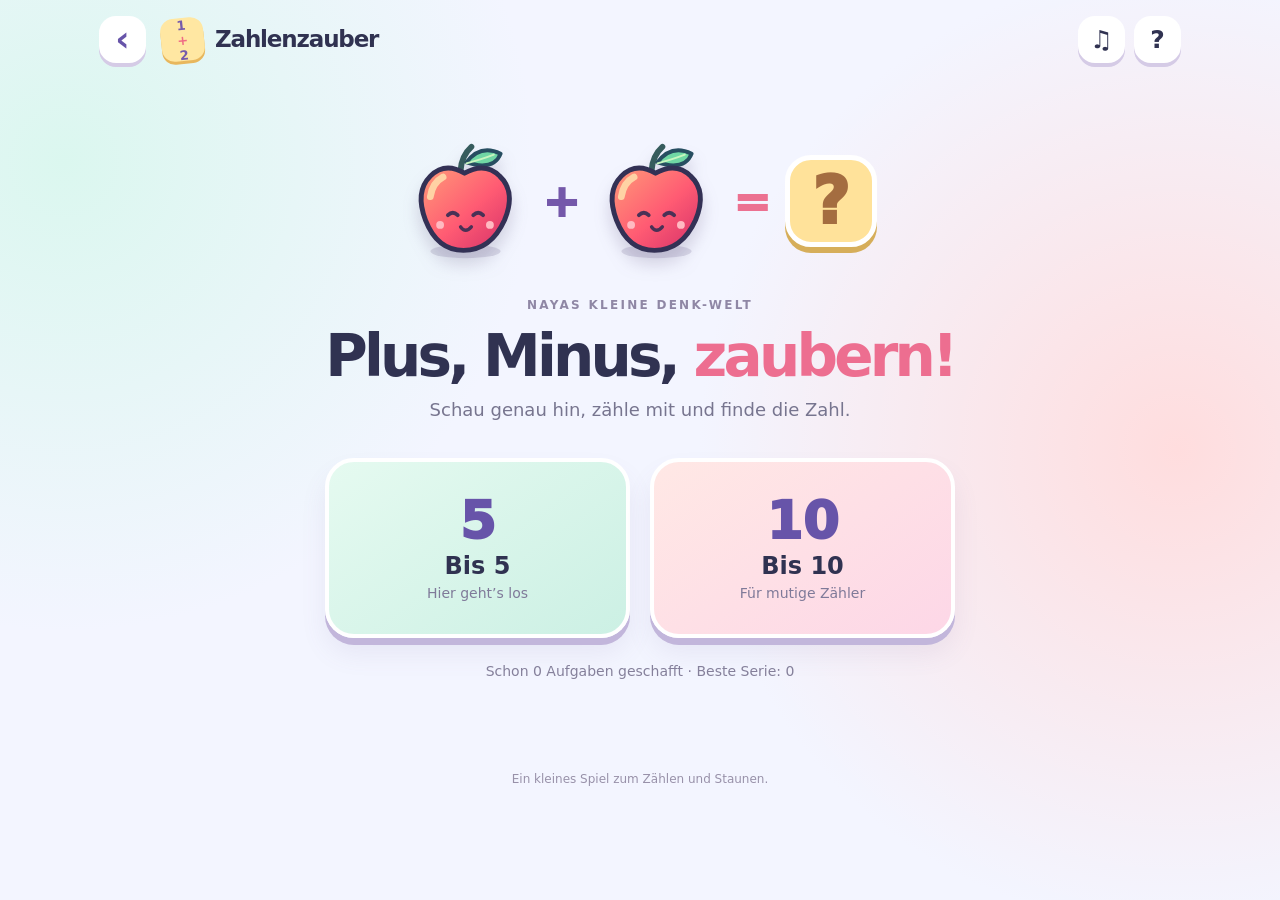
<file: math.html>
<!doctype html><html lang="de"><head><meta charset="utf-8"><meta name="viewport" content="width=device-width,initial-scale=1,viewport-fit=cover"><meta name="theme-color" content="#6654a7"><meta name="apple-mobile-web-app-capable" content="yes"><title>Zahlenzauber · Naya Arcade</title><link rel="manifest" href="./manifest.webmanifest"><link rel="icon" href="./icon.svg"><link rel="apple-touch-icon" href="./icon-192.png"><link rel="stylesheet" href="./math.css?v=10"><script defer src="./math-model.js?v=10"></script><script defer src="./math.js?v=10"></script></head><body>
<header><a class="back" href="./index.html" aria-label="Zurück zu den Spielen">‹</a><a class="brand" href="./math.html?v=10"><span class="brand-disc">1<span>+</span>2</span><span>Zahlenzauber</span></a><div class="tools"><button id="music" aria-label="Musik einschalten" aria-pressed="false">♫</button><button id="help" aria-label="Spielregeln">?</button></div></header>
<main><section id="welcome"><div class="cover-art" aria-hidden="true"><img src="./math-art/apple.svg" alt=""><span class="cover-plus">+</span><img src="./math-art/apple.svg" alt=""><span class="cover-equals">=</span><span class="cover-question">?</span></div><span class="eyebrow">NAYAS KLEINE DENK-WELT</span><h1>Plus, Minus, <em>zaubern!</em></h1><p>Schau genau hin, zähle mit und finde die Zahl.</p><div class="level-choices"><button id="easy" class="level"><span class="level-number">5</span><b>Bis 5</b><small>Hier geht’s los</small></button><button id="brave" class="level"><span class="level-number">10</span><b>Bis 10</b><small>Für mutige Zähler</small></button></div><p id="records" class="record"></p></section>
<section id="play" hidden><div class="play-top"><div class="round-label" id="round-label"></div><div class="score" id="score"></div></div><div class="equation" id="equation" aria-label="Rechenaufgabe"></div><div class="story-heading"><div><span class="eyebrow" id="place"></span><h1 id="question"></h1></div><button id="listen" class="listen" aria-label="Aufgabe vorlesen">Anhören <span aria-hidden="true">))</span></button></div><div class="story-board" id="story-board"><div class="group first"><div class="group-tag" id="first-tag"></div><div class="objects" id="first-items"></div></div><div class="action-symbol" id="action-symbol"></div><div class="group second"><div class="group-tag" id="change-tag"></div><div class="objects" id="change-items"></div></div></div><p class="touch-hint" id="touch-hint"></p><div class="answer-line"><span class="answer-label">Welche Zahl passt?</span><div class="answers" id="answers"></div></div><p id="message" class="message" role="status" aria-live="polite"></p><button id="next" class="next" hidden>Nächste Aufgabe <span aria-hidden="true">→</span></button></section></main>
<footer>Ein kleines Spiel zum Zählen und Staunen.</footer><div id="sparkles" aria-hidden="true"></div><dialog id="rules"><h2>So geht’s</h2><p>Die Bilder zeigen dir die Aufgabe. Bei <strong>+</strong> kommen Bilder dazu. Bei <strong>−</strong> gehen Bilder weg.</p><p>Du kannst die Bilder antippen und mitzählen. Wähle dann unten die passende Zahl. Die Lösung siehst du erst nach deiner Antwort.</p><button id="close-rules">Verstanden</button></dialog></body></html>
</file>
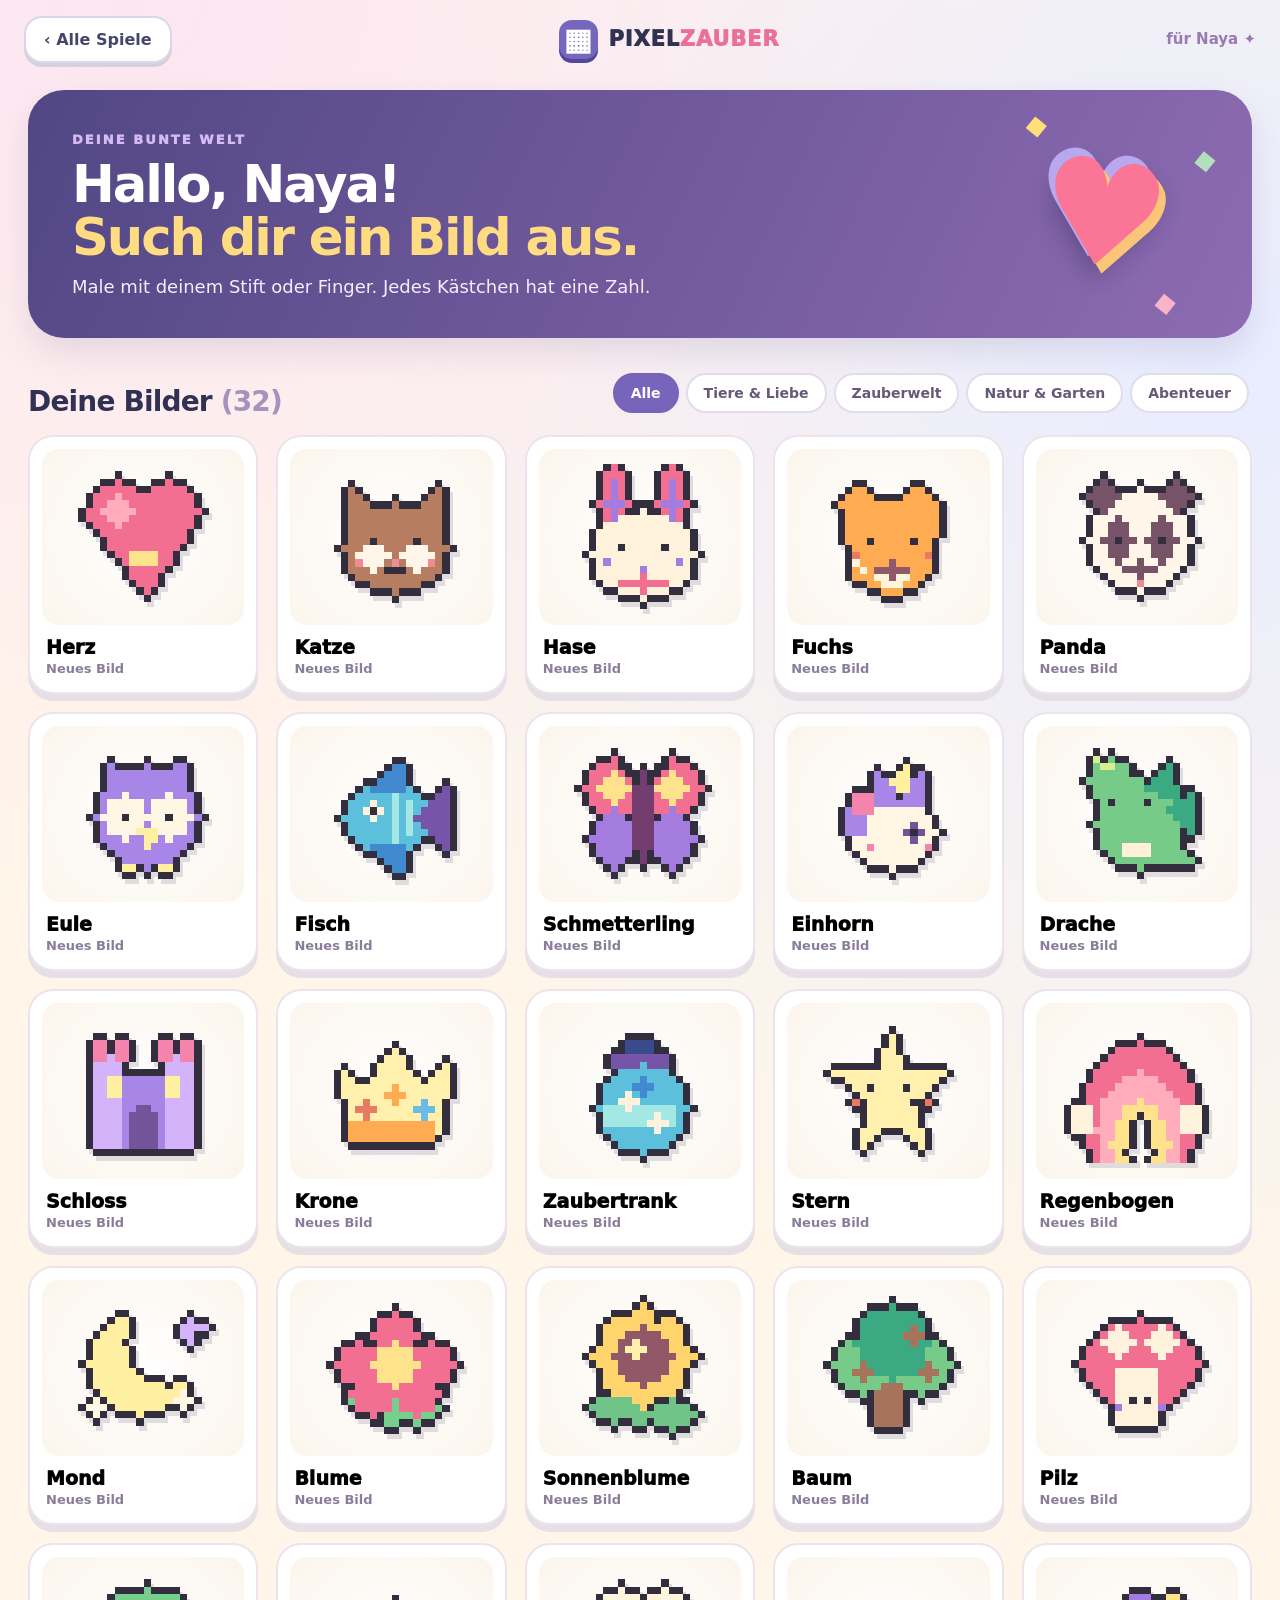
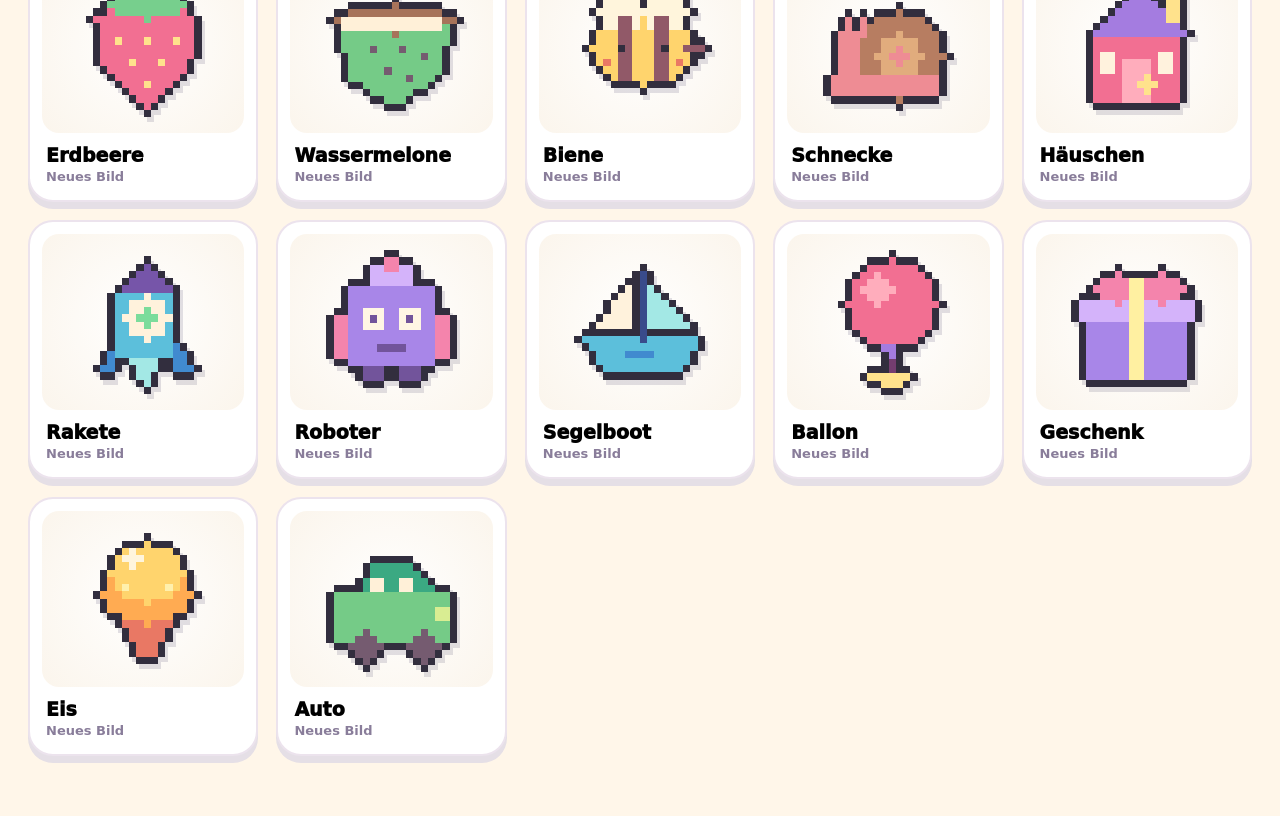
<file: pixel.html>
<!doctype html>
<html lang="de"><head><meta charset="utf-8"><meta name="viewport" content="width=device-width, initial-scale=1, viewport-fit=cover"><meta name="theme-color" content="#fff3db"><meta name="apple-mobile-web-app-capable" content="yes"><title>Pixelzauber · Naya Arcade</title><link rel="icon" href="./icon.svg" type="image/svg+xml"><link rel="stylesheet" href="./pixel.css?v=1"><script defer src="./pixel-model.js?v=1"></script><script defer src="./pixel.js?v=1"></script></head>
<body><header class="topbar"><a class="back" href="./index.html">‹ <span>Alle Spiele</span></a><div class="brand"><span class="brand-icon" aria-hidden="true">▦</span><span>PIXEL<span>ZAUBER</span></span></div><span class="owner">für Naya ✦</span></header>
<main>
  <section id="gallery" class="view"><div class="hero"><div><span class="eyebrow">DEINE BUNTE WELT</span><h1>Hallo, Naya!<br><em>Such dir ein Bild aus.</em></h1><p>Male mit deinem Stift oder Finger. Jedes Kästchen hat eine Zahl.</p></div><div class="hero-art" aria-hidden="true"><span class="sample-heart">♥</span><i></i><i></i><i></i></div></div><div class="gallery-head"><h2>Deine Bilder <span id="count"></span></h2><div id="filters" class="filters" aria-label="Bildkategorien"></div></div><div id="picture-list" class="picture-list"></div></section>
  <section id="studio" class="view" hidden><div class="studio-top"><button id="back-gallery" class="quiet" type="button">‹ Alle Bilder</button><div><span class="eyebrow">MALEN NACH ZAHLEN</span><h1 id="picture-title"></h1></div><span id="progress-label" class="progress-label">0%</span></div><div class="progress"><span id="progress-fill"></span></div><div class="studio-layout"><div class="canvas-card"><div class="canvas-top"><span id="color-message">Wähle eine Farbe</span><span id="paint-count"></span></div><canvas id="board" width="600" height="600" aria-label="Ausmalbild" role="img"></canvas><p class="gesture-hint">Stift oder Finger auf die Zahlen setzen und ziehen</p></div><aside class="tools"><div class="tool-card"><h2>Deine Farben</h2><p>Such die Zahl auf dem Bild.</p><div id="palette" class="palette"></div></div><div class="tool-card actions"><button id="undo" type="button" class="quiet" disabled>↶ <span>Zurück</span></button><button id="hint" type="button" class="quiet">✦ <span>Zeig mir eine Zahl</span></button></div><div class="tool-card mini-preview"><h2>So wird es aussehen</h2><canvas id="preview" width="200" height="200" aria-label="Fertiges Bild"></canvas></div></aside></div></section>
</main><dialog id="win"><div class="win-star">✦</div><h2>Wunderbar, Naya!</h2><p>Dein Bild ist fertig. Du bist eine Pixel-Künstlerin!</p><canvas id="win-preview" width="240" height="240" aria-label="Dein fertiges Bild"></canvas><button id="next-picture" type="button">Ein neues Bild aussuchen →</button><button id="stay-picture" class="text-action" type="button">Mein Bild anschauen</button></dialog><div id="sparkles" aria-hidden="true"></div></body></html>
</file>
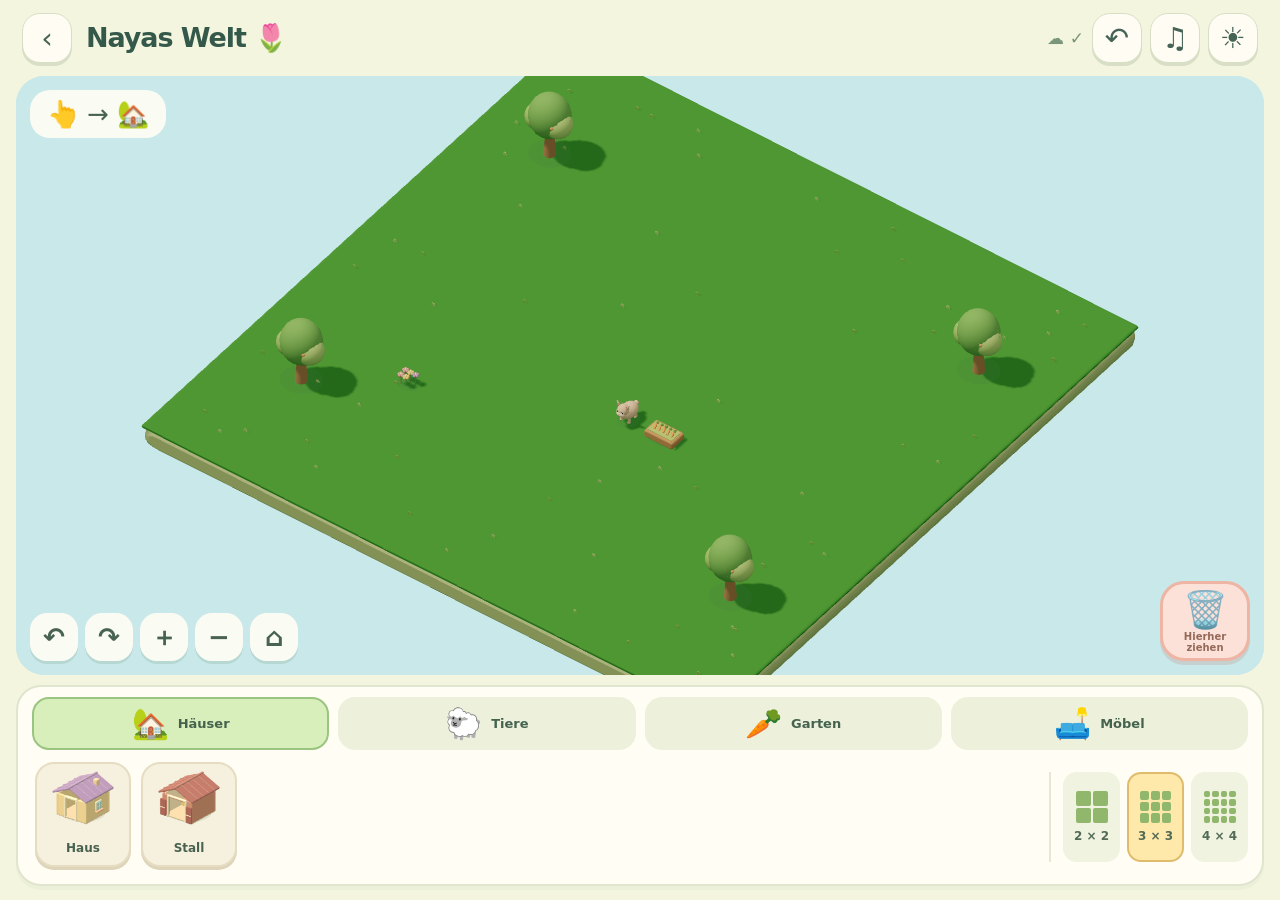
<file: world.html>
<!doctype html><html lang="de"><head><meta charset="utf-8"><meta name="viewport" content="width=device-width,initial-scale=1,viewport-fit=cover"><meta name="theme-color" content="#f4f5df"><meta name="apple-mobile-web-app-capable" content="yes"><title>Nayas Welt · Naya Arcade</title><link rel="manifest" href="./manifest.webmanifest"><link rel="apple-touch-icon" href="./icon-192.png"><link rel="icon" href="./icon.svg"><link rel="stylesheet" href="./style.css"><link rel="stylesheet" href="./world.css?v=4"><script defer src="./vendor/three.min.js"></script><script defer src="./world-model.js?v=4"></script><script defer src="./world.js?v=4"></script></head>
<body class="world-body"><header class="world-top"><a href="./index.html" class="round-action" aria-label="Zurück zu den Spielen">‹</a><h1>Nayas Welt <span>🌷</span></h1><div class="world-actions"><span id="save-state" role="status" aria-label="Welt gespeichert">☁ ✓</span><button id="undo" class="round-action" aria-label="Rückgängig">↶</button><button id="music" class="round-action" aria-label="Musik einschalten" aria-pressed="false">♫</button><button id="day-night" class="round-action" aria-label="Tag und Nacht wechseln" aria-pressed="false">☀️</button></div></header>
<main class="world-main"><div id="world-viewport"><div id="world-loading">🌱</div><div id="world-tip" role="status">👆 → 🏡</div><div id="object-actions" hidden><button id="rotate" aria-label="Drehen">↻</button><button id="color" aria-label="Farbe ändern">🎨</button><button id="roof" aria-label="Dach öffnen" aria-pressed="false">🏠</button><button id="feed" aria-label="Tier füttern">🥕</button><button id="delete" aria-label="Ausgewähltes Ding entfernen">🗑️</button></div><div class="camera-tools"><button id="camera-left" aria-label="Welt nach links drehen">↶</button><button id="camera-right" aria-label="Welt nach rechts drehen">↷</button><button id="zoom-in" aria-label="Vergrössern">＋</button><button id="zoom-out" aria-label="Verkleinern">−</button><button id="camera-home" aria-label="Ganze Welt zeigen">⌂</button></div><button id="trash" aria-label="Dinge hierher ziehen zum Entfernen"><span>🗑️</span><small>Hierher ziehen</small></button><div id="animal-info" hidden></div></div>
<aside class="world-editor"><div class="world-tabs" role="tablist" aria-label="Was möchtest du bauen?"><button role="tab" aria-selected="true" data-category="build"><span>🏡</span><small>Häuser</small></button><button role="tab" aria-selected="false" data-category="animals"><span>🐑</span><small>Tiere</small></button><button role="tab" aria-selected="false" data-category="garden"><span>🥕</span><small>Garten</small></button><button role="tab" aria-selected="false" data-category="home"><span>🛋️</span><small>Möbel</small></button></div><div class="palette-row"><div id="world-palette"></div><div id="size-picker" role="group" aria-label="Grösse auswählen"><button data-size="2" aria-label="Klein: zwei mal zwei Felder"><span class="size-grid grid-2"></span><small>2 × 2</small></button><button data-size="3" class="selected" data-default aria-label="Mittel: drei mal drei Felder"><span class="size-grid grid-3"></span><small>3 × 3</small></button><button data-size="4" aria-label="Gross: vier mal vier Felder"><span class="size-grid grid-4"></span><small>4 × 4</small></button></div></div></aside></main>
<div id="drag-icon" hidden aria-hidden="true"></div><div id="world-toast" role="status" aria-live="polite"></div><div id="world-fallback" hidden><h2>Die Welt konnte nicht starten.</h2><p>Bitte öffne sie in Safari und lade sie noch einmal.</p><a href="./index.html">Zurück zu den Spielen</a></div></body></html>
</file>
<file: style.css>
:root{--bg:#191536;--panel:#252047;--ink:#fff9ff;--muted:#c5bedf;--pink:#ff82bc;--yellow:#ffe38a;--mint:#75f1c6;--purple:#ab91ff;--line:#4a416a;color-scheme:dark;font-family:ui-rounded,'Arial Rounded MT Bold',system-ui,-apple-system,sans-serif}
*{box-sizing:border-box}body{margin:0;background:var(--bg);color:var(--ink);min-height:100dvh;background-image:radial-gradient(ellipse at 18% 0%,#48307766,transparent 55%);overscroll-behavior:none}button,input{font:inherit}button{cursor:pointer;color:inherit;border:0;touch-action:manipulation;-webkit-tap-highlight-color:transparent}button:focus-visible,a:focus-visible,input:focus-visible{outline:4px solid var(--yellow);outline-offset:4px}button:active{transform:translateY(2px)}[hidden]{display:none!important}a{color:inherit;text-decoration:none}.topbar{max-width:1180px;margin:auto;padding:24px 32px;display:flex;align-items:center;justify-content:space-between;gap:16px}.brand{display:flex;align-items:center;gap:12px;font-weight:900;letter-spacing:.06em;font-size:18px}.brand b{color:var(--pink)}.brand-mark{display:grid;place-items:center;background:var(--yellow);color:var(--bg);width:42px;height:42px;border-radius:14px;transform:rotate(-7deg);font-size:28px}.header-actions{display:flex;gap:8px}.small-button{border:1px solid var(--line);background:var(--panel);padding:12px 16px;border-radius:14px;min-height:46px;font-size:14px;font-weight:750}.small-button[aria-pressed=true]{border-color:var(--mint)}main{max-width:1120px;margin:auto;padding:20px 32px 28px}.welcome{text-align:center;margin:14px 0 32px}.eyebrow{color:var(--purple);font-size:13px;letter-spacing:.18em;font-weight:800}h1{font-size:clamp(32px,5vw,56px);line-height:1.12;letter-spacing:-.045em;margin:10px 0}h1 span{color:var(--yellow)}.welcome p{margin:12px;color:var(--muted);font-size:20px}.game-selection{display:grid;grid-template-columns:1fr 1fr;gap:24px}.game-card{text-align:left;padding:30px;border-radius:30px;min-height:380px;display:flex;flex-direction:column;position:relative;overflow:hidden;border:2px solid #ffffff14;box-shadow:0 12px 0 #0c09245c;transition:transform .2s}.game-card:hover{transform:translateY(-4px)}.blocks-card{background:#40316e}.memory-card{background:#65364f}.card-label{font-size:12px;letter-spacing:.13em;font-weight:900;opacity:.8}.game-name{font-size:44px;font-weight:900;letter-spacing:-.04em}.game-description{font-size:17px;margin:5px 0 22px;opacity:.9}.play-pill{border-radius:16px;display:flex;align-items:center;justify-content:space-between;padding:15px 20px;font-weight:900;background:var(--purple);color:#21143c;margin-top:auto}.memory-card .play-pill{background:var(--pink)}.block-preview{height:135px;display:grid;grid-template-columns:repeat(6,32px);grid-template-rows:repeat(2,32px);gap:5px;align-content:center;justify-content:center;transform:rotate(-9deg)}.block-preview i{background:var(--mint);border-radius:6px;box-shadow:inset 0 4px 0 #ffffff42,inset 0 -4px 0 #0002}.block-preview i:nth-child(3n){background:var(--yellow)}.block-preview i:nth-child(4n){background:var(--pink)}.block-preview i:nth-child(5){opacity:0}.memory-preview{height:135px;display:flex;justify-content:center;align-items:center}.memory-preview span{height:83px;width:68px;border-radius:14px;background:#fff3da;display:grid;place-items:center;font-size:42px;transform:rotate(-13deg);box-shadow:0 6px 0 #1c173144}.memory-preview span:nth-child(2){transform:rotate(9deg);margin:0 -2px;background:var(--pink);color:#71364f}.memory-preview span:nth-child(3){transform:rotate(18deg)}.home-note{text-align:center;margin:30px 0 0;color:var(--muted);font-size:16px}footer{max-width:1120px;margin:0 auto;padding:12px 32px 24px;color:var(--muted);font-size:12px;display:flex;justify-content:space-between;gap:12px}.back-button{background:transparent;color:var(--muted);font-size:16px;font-weight:700;padding:10px 0;min-height:46px}.setup-heading{text-align:center;margin:8px 0 25px}.setup-heading h1{font-size:42px}.setup-heading p{color:var(--muted);font-size:17px;max-width:570px;margin:12px auto}.setup-icon{font-size:40px;color:var(--mint)}#setup{max-width:720px;margin:auto}fieldset{border:0;padding:0;margin:24px 0}legend{font-size:18px;font-weight:800;margin-bottom:12px}.choice-grid{display:grid;grid-template-columns:repeat(3,1fr);gap:12px}.choice{border:2px solid var(--line);border-radius:18px;background:var(--panel);padding:18px 12px;font-weight:800;font-size:16px;display:flex;flex-direction:column;gap:10px;align-items:center}.choice span{font-size:30px}.choice.selected{border-color:var(--yellow);background:#3a305c;box-shadow:0 0 0 2px #ffe38a22}.primary-button{width:100%;padding:18px 22px;border-radius:18px;background:var(--yellow);color:#2a2040;font-size:20px;font-weight:900;min-height:60px;box-shadow:0 5px 0 #a47835}.primary-button span{margin-left:14px}.secondary-button{display:block;width:100%;margin-top:14px;background:transparent;min-height:48px;color:var(--muted);font-weight:700}.mode-help{font-size:15px;line-height:1.5;color:var(--muted);text-align:center;min-height:45px}label{display:block;font-weight:700;margin-top:20px}input{display:block;background:var(--panel);color:var(--ink);border:2px solid var(--line);border-radius:14px;padding:14px;margin-top:8px;width:100%;font-size:18px}.play-top{display:flex;align-items:center;justify-content:space-between;gap:15px}.play-top h1{font-size:30px;margin:0}.game-stats{display:flex;justify-content:center;gap:12px;flex-wrap:wrap;margin:12px 0}.stat{border-radius:14px;background:var(--panel);padding:10px 20px;text-align:center;min-width:110px}.stat small{display:block;color:var(--muted);font-size:12px}.stat strong{font-size:23px;color:var(--yellow)}.game-hint{color:var(--muted);font-size:14px;text-align:center;margin:10px 0 14px}.boards{display:flex;justify-content:center;gap:26px;align-items:flex-start}.board-panel{width:min(100%,330px);background:var(--panel);border-radius:22px;padding:14px;border:1px solid var(--line)}.board-heading{display:flex;align-items:center;justify-content:space-between;margin-bottom:10px}.board-heading h2{font-size:18px;margin:0}.board-heading strong{color:var(--mint);font-size:22px}.board-wrap{position:relative;margin:auto;max-width:260px}.block-board{display:block;width:100%;aspect-ratio:10/16;background:#100e27;border-radius:12px;touch-action:none}.next-piece{display:flex;gap:8px;align-items:center;font-size:12px;color:var(--muted)}.next-piece canvas{width:54px;height:34px}.board-meta{display:flex;justify-content:space-between;align-items:center;margin-top:8px;color:var(--muted);font-size:12px}.controls{display:grid;grid-template-columns:repeat(3,1fr);gap:8px;margin-top:12px}.control{font-size:25px;min-height:55px;touch-action:none;border-radius:13px;background:#514175;box-shadow:0 3px 0 #130f2b}.control.rotate{background:var(--purple);color:#201733}.control.drop{font-size:14px;grid-column:span 2;font-weight:900;background:var(--mint);color:#163b35}.control.down{font-size:26px}.cpu-label{text-align:center;color:var(--muted);font-size:14px;min-height:119px;display:grid;place-items:center}.board-panel.cpu{border-color:#ff82bc66}.memory-grid{display:grid;gap:12px;max-width:660px;margin:0 auto;grid-template-columns:repeat(4,1fr)}.memory-tile{aspect-ratio:1/1;border-radius:20px;background:#55407e;box-shadow:0 5px 0 #100c2d;font-size:clamp(30px,5vw,58px);font-weight:900;color:#cbb4ff;transition:background .15s,transform .15s;border:3px solid #ffffff16;position:relative}.memory-tile .symbol{display:none}.memory-tile.open,.memory-tile.matched{background:#fff1db;transform:rotate(-1deg);border-color:var(--yellow);color:#302139}.memory-tile.open .symbol,.memory-tile.matched .symbol{display:block}.memory-tile.open .back,.memory-tile.matched .back{display:none}.memory-tile.matched{background:#b5f4de;border-color:#75f1c6;box-shadow:0 3px 0 #1b564b;opacity:.78}.memory-tile.matched:after{content:'✓';position:absolute;right:7px;bottom:5px;font-size:17px;color:#176b52}.turn-banner{max-width:660px;margin:0 auto 15px;background:var(--panel);border:1px solid var(--line);border-radius:15px;padding:13px 18px;display:flex;justify-content:space-between;gap:12px;font-size:17px;font-weight:800}.turn-banner .streak{color:var(--yellow)}.milestone{position:fixed;left:50%;top:95px;transform:translate(-50%,-20px);pointer-events:none;background:var(--yellow);color:#302039;border-radius:20px;padding:16px 26px;font-weight:900;box-shadow:0 10px 35px #0004;z-index:20;opacity:0;transition:opacity .2s,transform .2s;max-width:90vw;text-align:center}.milestone.show{opacity:1;transform:translate(-50%,0)}dialog{border:2px solid var(--line);border-radius:28px;background:var(--panel);color:var(--ink);width:min(90vw,460px);padding:32px;text-align:center;box-shadow:0 20px 80px #0007}dialog::backdrop{background:#100d26bb;backdrop-filter:blur(5px)}dialog h2{font-size:30px;margin:16px 0}dialog p{color:var(--muted);font-size:17px;line-height:1.5}.dialog-symbol{font-size:60px}.dialog-close{position:absolute;right:12px;top:10px;background:transparent;font-size:32px;color:var(--muted);width:42px;height:42px}.record-row,.result-row{display:flex;justify-content:space-between;gap:10px;text-align:left;padding:12px 0;border-bottom:1px solid var(--line);font-size:15px}.record-row strong,.result-row strong{color:var(--yellow)}#records-list{max-height:45vh;overflow:auto}.muted{font-size:13px!important}#result-scores{margin:15px 0 25px}.result-row{font-size:20px}#confetti{position:fixed;inset:0;width:100%;height:100%;pointer-events:none;z-index:50}
@media(min-width:900px){#play{max-width:980px;margin:auto}.board-panel{width:350px}.board-wrap{max-width:250px}.memory-grid{max-width:600px}.memory-tile{font-size:54px}main{padding-top:12px}}
@media(max-width:600px){.topbar{padding:18px 16px;flex-wrap:wrap}.brand{font-size:16px}.header-actions{gap:6px}.small-button{padding:9px 10px;font-size:12px;min-height:43px}main{padding:8px 16px 20px}.welcome{margin:10px 0 24px}.game-selection{gap:15px;grid-template-columns:1fr}.game-card{min-height:260px;padding:22px}.game-name{font-size:35px}.block-preview,.memory-preview{height:85px}.memory-preview span{height:60px;width:50px;font-size:33px}.game-description{margin-bottom:16px}.card-label{font-size:11px}.home-note{font-size:14px}.choice{padding:16px 7px;font-size:14px}.choice-grid{gap:8px}.boards{gap:10px}.board-panel{padding:8px;border-radius:16px;min-width:0}.board-heading{gap:5px}.board-heading h2{font-size:14px}.board-heading strong{font-size:18px}.controls{gap:5px}.control{min-height:48px;font-size:22px}.control.drop{font-size:11px}.stat{padding:8px 12px;min-width:85px}.stat strong{font-size:20px}.game-stats{gap:7px}.memory-grid{gap:8px}.memory-tile{border-radius:14px}.turn-banner{font-size:14px}.play-top h1{font-size:23px}.next-piece{gap:3px;font-size:10px}.next-piece canvas{width:36px}.board-meta{font-size:10px}.cpu-label{font-size:12px;min-height:111px}footer{padding:12px 16px 20px;font-size:11px}.game-hint{font-size:12px}.milestone{font-size:15px;top:135px;padding:14px 18px}}
@media(prefers-reduced-motion:reduce){*,*:before,*:after{animation:none!important;transition:none!important}.game-card:hover{transform:none}}
</file>
<file: world.css>
.game-selection{grid-template-columns:repeat(3,1fr);gap:18px}.game-card{padding:24px}.game-name{font-size:38px}.world-card{background:#245646;display:flex}.world-preview{height:135px;display:flex;align-items:center;justify-content:center;font-size:48px;letter-spacing:-12px}.world-card .play-pill{background:var(--mint)}
.world-body{--ink:#34594b;--muted:#6b8173;height:100dvh;overflow:hidden;background:#f4f5df;color:var(--ink);background-image:none;color-scheme:light}.world-top{height:76px;padding:10px 22px;display:flex;align-items:center;gap:14px}.world-top h1{font-size:27px;letter-spacing:-.04em;flex:1;margin:0}.world-top h1 span{color:inherit}.world-actions{display:flex;align-items:center;gap:8px}.round-action{display:grid;place-items:center;width:50px;height:50px;border-radius:18px;background:#fffdf3;color:#456457;box-shadow:0 3px 0 #d9dfc6;font-size:29px;border:1px solid #d8dfc5}.round-action[aria-pressed=true]{background:#ffe5a0}.world-main{max-width:none;padding:0 16px 14px;height:calc(100dvh - 76px);display:flex;flex-direction:column;gap:10px}#world-viewport{position:relative;background:#ccebee;border-radius:28px;overflow:hidden;min-height:200px;flex:1;isolation:isolate}#world-viewport canvas{width:100%;height:100%;display:block;touch-action:none}#world-loading{position:absolute;inset:0;display:grid;place-items:center;font-size:60px;background:#ccebee;z-index:8}#world-tip{position:absolute;top:14px;left:14px;background:#fffdf4e8;color:#486451;padding:9px 17px;border-radius:20px;font-size:26px;pointer-events:none;z-index:2}.world-editor{background:#fffdf4;border:2px solid #e0e5ce;border-radius:25px;padding:10px 14px;flex-shrink:0;box-shadow:0 4px 0 #d7dfc540;max-height:245px;overflow:auto}.world-tabs{display:flex;gap:9px;margin-bottom:9px}.world-tabs button{display:flex;align-items:center;justify-content:center;gap:9px;background:#edf1dc;color:#45624e;border-radius:17px;min-height:53px;flex:1;font-weight:800;border:2px solid transparent}.world-tabs button span{font-size:30px}.world-tabs button small{font-size:13px}.world-tabs [aria-selected=true]{background:#d8efbb;border-color:#9ac581}.palette-row{display:flex;align-items:center;gap:12px}#world-palette{display:flex;gap:10px;overflow-x:auto;flex:1;min-width:0;padding:3px 3px 7px;scrollbar-width:thin}.world-item{display:flex;flex-direction:column;align-items:center;background:#f6f1df;color:#48624f;border:2px solid #e5dcc2;flex:0 0 95px;border-radius:19px;min-height:105px;padding:3px 5px 8px;touch-action:none;user-select:none;-webkit-user-select:none;font-weight:800;box-shadow:0 3px 0 #ddd4ba}.world-item img{width:82px;height:74px;pointer-events:none;object-fit:contain}.world-item small{font-size:12px;pointer-events:none}.world-item:active{transform:none}.world-item.selected{background:#fff0b8;border-color:#dfb76a}#size-picker{display:flex;gap:7px;border-left:2px solid #e6e7d5;padding-left:12px}#size-picker button{display:flex;align-items:center;justify-content:center;flex-direction:column;gap:6px;background:#eff3df;color:#526b57;border-radius:14px;min-width:57px;min-height:90px;border:2px solid transparent;padding:7px}#size-picker button.selected{background:#ffe9aa;border-color:#dfbc6b}#size-picker small{font-size:12px;font-weight:800}.size-grid{width:32px;height:32px;display:grid;gap:2px}.size-grid i{background:#91b76d;border-radius:2px}.grid-2{grid-template-columns:repeat(2,1fr)}.grid-3{grid-template-columns:repeat(3,1fr)}.grid-4{grid-template-columns:repeat(4,1fr)}.camera-tools{position:absolute;bottom:14px;left:14px;display:flex;gap:7px;z-index:2}.camera-tools button{width:48px;height:48px;border-radius:17px;background:#fffdf4e8;color:#486451;box-shadow:0 3px 0 #6e967433;font-size:26px;font-weight:900}#trash{position:absolute;bottom:14px;right:14px;z-index:3;display:flex;flex-direction:column;align-items:center;justify-content:center;width:90px;height:80px;background:#fbe1d8;color:#956959;border:3px solid #eeb4a4;border-radius:24px;box-shadow:0 4px 0 #bd756533;transition:background .15s,scale .15s}#trash span{font-size:36px}#trash small{font-size:10px;font-weight:800}#trash.drag-over{background:#ffb5a1;border-color:#e27151;scale:1.12}#object-actions{position:absolute;top:14px;left:50%;transform:translateX(-50%);display:flex;gap:7px;border-radius:21px;background:#fffdf4ed;padding:7px;box-shadow:0 5px 18px #35593622;z-index:3}#object-actions button{width:49px;height:49px;border-radius:15px;background:#edf2dd;color:#476652;font-size:27px}#object-actions #delete{background:#ffe2d8}#object-actions button[aria-pressed=true]{background:#ffe7a1}#animal-info{position:absolute;right:14px;top:14px;border-radius:19px;padding:10px 16px;background:#fffdf4ed;font-size:25px;pointer-events:none;z-index:2}#world-toast{position:fixed;left:50%;top:85px;transform:translate(-50%,-15px);background:#fff0ba;color:#4d624d;padding:13px 22px;border-radius:22px;box-shadow:0 5px 20px #4d684322;font-size:18px;font-weight:850;pointer-events:none;opacity:0;z-index:20;transition:.2s;max-width:85vw;text-align:center}#world-toast.show{opacity:1;transform:translate(-50%,0)}#drag-icon{position:fixed;pointer-events:none;width:78px;height:78px;transform:translate(-50%,-110%);z-index:40;border-radius:23px;background:#fffdf4d9;border:3px solid #e7cb80;box-shadow:0 5px 18px #34573222;display:grid;place-items:center;font-size:43px}#drag-icon img{width:75px;height:75px}#world-fallback{position:fixed;inset:0;background:#f4f5df;color:#476452;padding:60px;z-index:50;text-align:center}#save-state{font-size:17px;white-space:nowrap;color:#79967a}#world-viewport.dragging{box-shadow:inset 0 0 0 4px #ffe7a1}.world-body button:focus-visible,.world-body a:focus-visible{outline:3px solid #c29637;outline-offset:3px}
@media(max-width:700px){.game-selection{grid-template-columns:1fr}.world-top{height:65px;padding:8px 12px;gap:8px}.world-top h1{font-size:22px}.world-actions{gap:6px}.round-action{width:41px;height:41px;font-size:24px;border-radius:14px}#save-state{display:none}.world-main{height:calc(100dvh - 65px);padding:0 8px 8px;gap:7px}#world-viewport{border-radius:22px;min-height:180px}.world-editor{padding:7px;max-height:208px;border-radius:20px}.world-tabs{gap:5px;margin-bottom:5px}.world-tabs button{min-height:48px;padding:4px;gap:3px}.world-tabs button span{font-size:26px}.world-tabs button small{font-size:10px}.world-item{flex-basis:82px;min-height:95px}.world-item img{width:72px;height:65px}.palette-row{gap:6px}#size-picker{padding-left:6px;gap:4px}#size-picker button{min-width:42px;padding:4px;min-height:80px}.size-grid{width:25px;height:25px}#size-picker small{font-size:10px}.camera-tools{gap:5px;left:10px;bottom:12px}.camera-tools button{width:37px;height:42px;font-size:23px;border-radius:13px}#trash{right:10px;bottom:12px;width:73px;height:70px}#trash span{font-size:32px}#trash small{font-size:9px}#world-tip{font-size:21px;top:10px;left:10px;padding:6px 12px}#object-actions{top:10px;padding:5px;gap:5px;max-width:80%}#object-actions button{width:40px;height:43px;font-size:23px}#animal-info{top:65px;font-size:20px}#world-toast{top:70px;font-size:15px}.world-card{grid-column:auto}}
@media(max-height:650px) and (min-width:701px){.world-top{height:62px}.world-main{height:calc(100dvh - 62px)}.world-editor{max-height:164px;padding:7px 10px}.world-tabs{margin-bottom:4px}.world-tabs button{min-height:39px}.world-tabs button span{font-size:23px}.world-item{min-height:85px;flex-basis:85px}.world-item img{height:57px}#size-picker button{min-height:80px}}
</file>
<file: arcade-additions.css>
.game-selection{grid-template-columns:repeat(2,minmax(0,1fr))}.atelier-card{background:linear-gradient(135deg,#8d557c,#493b78);display:flex;overflow:hidden}.atelier-preview{height:135px;border-radius:18px;background:url('./atelier-assets/reference.webp') center 45%/cover;margin:8px 0 12px}.atelier-card .play-pill{background:#f3cee5}@media(max-width:600px){.game-selection{grid-template-columns:1fr}}
.fruit-card{display:flex;background:linear-gradient(135deg,#486e44,#294c44)}.fruit-preview{height:135px;display:flex;align-items:center;justify-content:center;gap:18px;font-size:65px;filter:drop-shadow(0 5px 0 #0002)}.fruit-preview span{font-size:35px}.fruit-card .play-pill{background:#ffd6a8}

.fruit-preview img{width:85px;height:85px;object-fit:contain;filter:drop-shadow(0 6px 3px #0004)}@media(max-width:600px){.fruit-preview img{width:62px;height:62px}}

.math-card{display:flex;background:linear-gradient(135deg,#6655a5,#3a3975)}.math-preview{height:135px;display:flex;align-items:center;justify-content:center;gap:12px;color:#fff0a7;font-size:32px;font-weight:900}.math-preview img{width:73px;height:73px;object-fit:contain;filter:drop-shadow(0 5px 4px #1116)}.math-card .play-pill{background:#bdeee0}@media(max-width:600px){.math-preview img{width:58px;height:58px}}
.pixel-card{background:linear-gradient(135deg,#6d58aa,#b277ae)}.pixel-preview{height:135px;display:flex;justify-content:center;align-items:center}.pixel-preview img{height:130px;width:130px;image-rendering:pixelated;filter:drop-shadow(0 8px 2px #3023435e)}.pixel-card .play-pill{background:#ffe2a2;color:#453459}@media(max-width:600px){.pixel-preview{height:85px}.pixel-preview img{height:84px;width:84px}}
</file>
<file: serata-impossibile/style.css>
:root{font-family:Inter,ui-sans-serif,-apple-system,BlinkMacSystemFont,"Helvetica Neue",sans-serif;color:#eee7df;background:#17181c;color-scheme:dark;--ink:#17181c;--cream:#eee7df;--muted:#b6aca7;--gold:#d6ac88;--rose:#c66f7e;--line:#ffffff29}*{box-sizing:border-box}html{scroll-behavior:smooth}body{margin:0;min-height:100svh;background:radial-gradient(ellipse at 85% -12%,#6a39435c,transparent 42%),radial-gradient(ellipse at 0% 75%,#3d3e495c,transparent 45%),#17181c}body[data-mode=hot]{--gold:#e49c91;--rose:#df758b;background:radial-gradient(ellipse at 90% -5%,#842f455c,transparent 43%),radial-gradient(ellipse at 0% 75%,#59313d5c,transparent 48%),#171418}button,input,a{-webkit-tap-highlight-color:transparent}button{font:inherit;cursor:pointer}button:focus-visible,a:focus-visible,input:focus-visible{outline:3px solid var(--gold);outline-offset:3px}[hidden]{display:none!important}.topbar{height:75px;max-width:1040px;margin:auto;padding:0 28px;display:flex;align-items:center;justify-content:space-between;border-bottom:1px solid var(--line)}.wordmark{display:flex;align-items:center;gap:11px;color:var(--cream);font-size:12px;font-weight:850;letter-spacing:.25em;text-decoration:none}.wordmark img{width:35px;height:35px}.header-button{border:1px solid #ffffff38;border-radius:999px;background:#ffffff0d;color:var(--cream);padding:9px 16px;font-size:13px}.header-button small{font-size:12px;color:var(--muted)}.header-button[aria-pressed=true]{border-color:var(--gold);color:var(--gold)}main{width:min(100%,1000px);padding:28px 28px 65px;margin:auto;min-height:calc(100svh - 130px)}.kicker{font-size:11px;letter-spacing:.22em;color:var(--gold);font-weight:850}.kicker span{color:#c9bbb0}.translation{color:#c7b9b1}.screen{animation:appear .3s ease both}.hero{display:grid;grid-template-columns:minmax(0,1fr) minmax(0,1.15fr);align-items:center;gap:50px;min-height:375px}.hero-visual{position:relative;height:330px;overflow:hidden;border:1px solid #ffffff1d;border-radius:28px;background:radial-gradient(circle at 52% 48%,#835e6960,transparent 26%),linear-gradient(145deg,#29282d,#17181c);box-shadow:inset 0 0 50px #0004}.moon{position:absolute;width:154px;height:154px;left:calc(50% - 77px);top:calc(50% - 77px);border-radius:50%;background:linear-gradient(150deg,#f5dbbf,#b77c80);box-shadow:0 0 80px #c97d7160,20px 20px 35px #0006}.moon:after{content:'';position:absolute;width:149px;height:149px;border-radius:50%;background:#29282d;left:59px;top:-42px}.orbit{position:absolute;border:1px solid #e5b99b70;border-radius:50%;width:270px;height:270px;left:calc(50% - 135px);top:30px;transform:rotate(-25deg) scaleY(.56)}.orbit-two{width:365px;height:365px;left:calc(50% - 182px);top:-18px;transform:rotate(28deg) scaleY(.59);opacity:.45}.hero-card{position:absolute;width:89px;height:122px;border-radius:11px;background:linear-gradient(145deg,#f3e3d5,#c9aa9a);box-shadow:0 16px 20px #0008;display:grid;place-items:center;color:#765b61;font-family:Georgia,serif;font-size:58px;border:2px solid #fff6}.card-one{left:15%;top:48%;transform:rotate(-16deg)}.card-two{right:14%;top:20%;transform:rotate(12deg)}.hero-line{position:absolute;width:84px;height:1px;background:var(--gold);left:calc(50% - 42px);bottom:29px}.hero-copy h1{font:normal clamp(43px,5vw,70px)/1.01 Georgia,'Times New Roman',serif;letter-spacing:-.06em;margin:18px 0 5px}.hero-copy h1 em{font-weight:normal;color:#dda894}.hero-copy>.translation{font:italic 24px Georgia,serif;margin:0 0 28px}.hero-copy>p:last-child{font-size:17px;line-height:1.55;color:#e1d6cd;max-width:470px}.hero-copy>p:last-child .translation{display:block;font-size:15px;margin-top:5px}.setup-panel{border-top:1px solid var(--line);padding-top:28px}.names{display:flex;gap:14px;margin-bottom:23px}.names label{flex:1;color:#dfd2c8;font-size:13px;font-weight:700}.names small{font-size:12px;color:#b9aaa3}.names input{display:block;width:100%;margin-top:9px;background:#26272c;border:1px solid #ffffff38;border-radius:12px;padding:13px 15px;color:#fff;font:inherit;font-size:16px}.names input::placeholder{color:#857d7a}.modes{display:grid;grid-template-columns:1fr 1fr;gap:17px}.mode{text-align:left;display:flex;flex-direction:column;align-items:flex-start;min-height:215px;padding:23px;border:1px solid #ceab8c88;border-radius:18px;background:linear-gradient(140deg,#333238,#242428);color:var(--cream);box-shadow:0 12px 25px #0003;transition:transform .2s,border-color .2s}.mode:hover{transform:translateY(-3px);border-color:#e6c5a8}.mode-hot{background:linear-gradient(140deg,#56313d,#292128);border-color:#d68c9388}.mode-index{font-size:11px;letter-spacing:.14em;font-weight:850;color:#d8b598}.mode-hot .mode-index{color:#f3a9ae}.mode-index small{font-size:10px;letter-spacing:0}.mode strong{font:normal 28px/1.12 Georgia,serif;margin:22px 0 7px}.mode>small{font-size:14px;color:#c9bcb8}.mode-bottom{font-size:13px;margin-top:auto;padding-top:20px;font-weight:750;color:#e5c1a5}.mode-hot .mode-bottom{color:#efb1ba}.mode-bottom span{font-size:12px;color:#c9bcb8}.privacy{font-size:12px;line-height:1.5;color:#aaa09c;margin:20px 0 0}.privacy span{color:#8f8683}footer{text-align:center;font-size:12px;color:#8c8582;padding:17px 24px 23px;border-top:1px solid var(--line)}footer span{color:#77706e}.play-head{display:flex;justify-content:space-between;align-items:start;gap:12px;max-width:760px;margin:auto}.progress-text{color:#bfb4ad;font-size:13px;margin-top:9px}.text-button{border:0;background:none;color:#d5b49d;font-size:13px;padding:10px 0;text-align:left}.text-button small{color:#aba09a;font-size:12px}.progress-track{height:3px;background:#ffffff26;border-radius:4px;max-width:760px;margin:20px auto 25px;overflow:hidden}.progress-track span{display:block;height:100%;width:0;background:linear-gradient(90deg,var(--gold),var(--rose));transition:width .4s}.scenario{max-width:760px;margin:auto;border:1px solid #d5aa8c70;border-radius:20px;padding:29px 30px 26px;background:linear-gradient(135deg,#342f31,#211f23);box-shadow:0 15px 35px #0004}.category{text-transform:uppercase;color:var(--gold);font-size:11px;font-weight:850;letter-spacing:.14em}.scenario h2{font:normal clamp(28px,3.5vw,42px)/1.15 Georgia,serif;letter-spacing:-.035em;margin:17px 0 13px}.scenario p{font:italic 17px/1.4 Georgia,serif;margin:0;color:#cdbdb5}.phase{max-width:760px;margin:24px auto 16px}.phase h3{font-size:19px;font-weight:800;margin:0 0 4px}.phase p{margin:0;font-size:14px}.choices{max-width:760px;margin:auto;display:grid;gap:10px}.choice{min-height:84px;display:grid;grid-template-columns:42px 1fr;grid-template-rows:auto auto;column-gap:14px;align-items:center;text-align:left;padding:15px 20px;border:1px solid #ffffff38;border-radius:15px;background:#29292d;color:var(--cream);transition:border-color .15s,background .15s,transform .15s}.choice:hover{border-color:#ba9986}.choice.selected{border-color:var(--gold);background:#3d3636;box-shadow:inset 0 0 0 1px var(--gold)}.choice:active{transform:scale(.99)}.choice-index{grid-row:1/3;align-self:center;font:italic 29px Georgia,serif;color:var(--gold)}.choice strong{font-size:16px;line-height:1.35;font-weight:760}.choice small{font-size:13px;line-height:1.3;color:#c7bab2;margin-top:4px}.play-actions{max-width:760px;display:flex;align-items:center;justify-content:space-between;gap:16px;margin:22px auto}.primary{border:1px solid #ead0b9;border-radius:12px;padding:13px 20px;background:#e0bd9c;color:#242027;font-weight:850;font-size:15px;box-shadow:0 4px 0 #a27668;min-height:49px}.primary small{font-size:13px;font-weight:650;color:#50434a}.primary:disabled{opacity:.42;cursor:default;box-shadow:none}.primary:active:not(:disabled){transform:translateY(3px);box-shadow:0 1px 0 #a27668}.center-screen{max-width:690px;text-align:center;margin:clamp(25px,12vh,130px) auto 0}.handoff-mark{display:block;width:108px;height:108px;margin:0 auto 30px;border:1px solid #ddbaa3;border-radius:50%;font-size:100px;line-height:.92;color:#d6ad98;background:radial-gradient(circle,#56414a,#242228)}.center-screen h2,#reveal h2{font:normal clamp(34px,5vw,56px)/1.08 Georgia,serif;letter-spacing:-.045em;margin:22px 0 12px}.center-screen p,#reveal>.translation{font:italic 19px/1.4 Georgia,serif;margin:0 0 35px}.center-screen .primary{min-width:210px}.center-screen .text-button{display:block;margin:20px auto}.reveal-grid{display:grid;grid-template-columns:1fr 1fr;gap:16px;margin:38px 0}.reveal-card{border:1px solid #ffffff38;border-radius:18px;background:#29282c;padding:24px;min-height:170px}.reveal-card:first-child{border-color:#d5aa8c8c}.reveal-card>span{font-size:12px;letter-spacing:.06em;color:var(--gold)}.reveal-card p{font:normal 25px/1.15 Georgia,serif;margin:22px 0 8px}.reveal-card small{display:block;color:#cbbdb6;font-size:14px;line-height:1.35}.talk{font-size:15px;color:#dfcec4}.talk span{display:block;color:#bbaea9;margin-top:4px}.final-score{font:normal 98px Georgia,serif;color:var(--gold);margin:28px auto 18px}.center-screen h2 small{display:block;font:italic 23px Georgia,serif;color:#c9b8ad;margin-top:12px}dialog{border:1px solid #d7a08f;border-radius:19px;background:#242226;color:var(--cream);max-width:min(92vw,500px);padding:30px;box-shadow:0 25px 80px #000b}dialog::backdrop{background:#07070ac9;backdrop-filter:blur(8px)}.gate-symbol{display:grid;place-items:center;width:62px;height:62px;border:1px solid #d89c92;border-radius:50%;color:#eda69d;font:normal 23px Georgia,serif}dialog h2{font:normal 29px/1.18 Georgia,serif}dialog h2 small{display:block;font:italic 19px Georgia,serif;color:#cdbcb4;margin-top:6px}dialog p{line-height:1.4}dialog p span{display:block;color:#bcaea7;font-size:14px;margin-top:3px}.dialog-actions{display:flex;align-items:center;justify-content:space-between;gap:16px;margin-top:30px}#confetti{position:fixed;inset:0;overflow:hidden;pointer-events:none;z-index:10}#confetti i{position:absolute;top:65%;width:10px;height:18px;border-radius:5px;background:#d9a78a;animation:burst 1.1s ease-out forwards}#confetti i:nth-child(3n){background:#b86f80}#confetti i:nth-child(4n){background:#e6d3bd}@keyframes appear{from{opacity:0;transform:translateY(6px)}to{opacity:1;transform:none}}@keyframes burst{to{transform:translate(var(--x),var(--y)) rotate(360deg);opacity:0}}@media(max-width:760px){.topbar{height:64px;padding:0 19px}main{padding:18px 19px 55px}.hero{grid-template-columns:1fr;gap:23px}.hero-visual{height:240px;order:0}.moon{width:120px;height:120px;left:calc(50% - 60px);top:calc(50% - 60px)}.moon:after{width:116px;height:116px;left:46px;top:-31px}.orbit{width:220px;height:220px;left:calc(50% - 110px);top:10px}.orbit-two{width:270px;height:270px;left:calc(50% - 135px);top:-15px}.hero-card{width:65px;height:91px;font-size:43px}.hero-copy h1{font-size:48px}.hero-copy>.translation{font-size:20px;margin-bottom:19px}.hero-copy>p:last-child{font-size:16px}.setup-panel{margin-top:30px}.modes{grid-template-columns:1fr}.mode{min-height:180px}.mode strong{margin-top:15px}.scenario{padding:24px 21px}.scenario h2{font-size:34px}.scenario p{font-size:17px}}@media(max-width:480px){.topbar{height:62px;padding:0 16px}.wordmark{letter-spacing:.15em}.header-button{padding:8px 11px}main{padding:15px 16px 45px}.hero-visual{height:204px}.hero-card{width:58px;height:80px;font-size:40px}.hero-copy h1{font-size:43px}.hero-copy>.translation{font-size:19px}.hero-copy>p:last-child{font-size:15px}.names{flex-direction:column;gap:13px}.setup-panel{padding-top:23px}.modes{gap:12px}.mode{padding:18px;min-height:169px}.mode strong{font-size:26px}.privacy{font-size:11px}.play-head{margin-top:0}.progress-text{font-size:12px;line-height:1.4}.scenario{padding:21px 18px;border-radius:16px}.scenario h2{font-size:29px;margin:13px 0 10px}.scenario p{font-size:16px}.phase{margin:19px auto 12px}.phase h3{font-size:17px}.phase p{font-size:13px}.choice{min-height:81px;padding:12px 13px;grid-template-columns:32px 1fr;gap:9px}.choice-index{font-size:23px}.choice strong{font-size:15px}.choice small{font-size:12px}.play-actions{align-items:stretch;margin-top:17px}.play-actions .text-button{max-width:45%;font-size:12px}.play-actions .text-button small{display:block}.primary{padding:11px 12px;font-size:14px}.primary small{font-size:12px}.center-screen{margin:70px auto 0}.center-screen h2,#reveal h2{font-size:37px}.reveal-grid{grid-template-columns:1fr;gap:11px;margin:25px 0}.reveal-card{min-height:120px;padding:18px}.reveal-card p{margin:15px 0 5px;font-size:23px}.dialog-actions{align-items:stretch}.dialog-actions .primary{flex:1}dialog{padding:22px}}@media(min-width:761px) and (max-width:950px){.hero{gap:24px;min-height:350px}.hero-visual{height:280px}.hero-copy h1{font-size:57px}}@media(prefers-reduced-motion:reduce){*,*:before,*:after{animation:none!important;transition:none!important;scroll-behavior:auto!important}}

.final-score{display:grid;grid-template-columns:repeat(2,minmax(0,1fr));gap:12px;max-width:560px;margin:28px auto 16px}.score-card{display:flex;flex-direction:column;gap:7px;padding:18px 12px;border:1px solid #d5aa8c70;border-radius:16px;background:#29282c}.score-card span{font-size:15px;color:#eee7df}.score-card strong{font:normal clamp(42px,9vw,66px) Georgia,serif;color:var(--gold)}.score-card small,.score-matches{font-size:13px;color:#c7b9b1}.score-verdict{grid-column:1/-1;margin:8px 0 0;font:normal clamp(19px,4vw,26px) Georgia,serif;color:#f1b3bd}.score-matches{grid-column:1/-1;margin:0}@media(max-width:420px){.final-score{gap:8px}.score-card{padding:14px 8px}.score-card span{font-size:13px}.score-card small{font-size:11px}}
</file>
<file: atelier.css>
:root{font-family:ui-rounded,'Arial Rounded MT Bold',system-ui,-apple-system,sans-serif;color:#49345b;background:#f5d9b1;color-scheme:light}*{box-sizing:border-box}body{margin:0;height:100dvh;overflow:hidden;overscroll-behavior:none}button,a{-webkit-tap-highlight-color:transparent;touch-action:manipulation;user-select:none;-webkit-user-select:none}button{font:inherit;color:inherit;cursor:pointer}button:focus-visible,a:focus-visible{outline:4px solid #a17ed6;outline-offset:2px}[hidden]{display:none!important}.atelier{height:100dvh;display:flex;flex-direction:column;padding:12px 18px 14px;gap:12px;background:url('./atelier-assets/room.webp') center center/cover no-repeat;position:relative;isolation:isolate}.atelier:before{content:'';position:absolute;inset:0;background:linear-gradient(#ffecd438,transparent 30%,transparent 75%,#ffdabc38);z-index:-1}.top{display:flex;align-items:center;gap:14px;min-height:72px}.bubble{flex-shrink:0;width:65px;height:65px;display:grid;place-items:center;border-radius:24px;border:3px solid #fff2e7;background:linear-gradient(#ffb4d1,#eb76a1);box-shadow:inset 0 3px 0 #ffffffa8,0 4px 0 #bb668d,0 5px 14px #784e5629;color:white;text-shadow:0 3px 0 #0002;font-size:43px;font-weight:900;text-decoration:none}.bubble:active{transform:translateY(2px)}.bubble:disabled{opacity:.65}.back{transform:rotate(180deg)}.back:active{transform:rotate(180deg) translateY(-2px)}.purple{background:linear-gradient(#c1a4f0,#a17adf);box-shadow:inset 0 3px 0 #ffffffa8,0 4px 0 #7958b5,0 5px 14px #784e5629}.green{background:linear-gradient(#9cf0ad,#5edb91);box-shadow:inset 0 3px 0 #ffffffa8,0 4px 0 #48a975,0 5px 14px #784e5629}h1{margin:0 0 0 4px;white-space:nowrap;border:3px solid #fff4d9;background:linear-gradient(#fff0cc,#f4d6a2);border-radius:25px;padding:9px 19px 12px;box-shadow:inset 0 3px 0 #fff9e7,0 5px 0 #ca9c75;font-size:clamp(20px,3vw,39px);letter-spacing:-.035em;color:#72517f;text-shadow:0 2px 0 #fff9e5;transform:rotate(-2deg)}h1 span{font-size:25px;margin-left:8px}.actions{display:flex;gap:8px}.needs{margin-left:auto;display:flex;align-items:center;gap:8px;border:3px solid #fff8e9;background:#fff0dbeb;padding:9px 13px;border-radius:25px;box-shadow:0 3px 0 #bf95714d}.need{display:flex;align-items:center;gap:4px}.need>span{font-size:31px}.need.heart>span{color:#eb7497;text-shadow:0 2px 0 #fff6ea}.need meter{width:65px;height:22px;border:2px solid #fffdfa;border-radius:30px;background:#ecdabb;overflow:hidden}.need meter::-webkit-meter-bar{background:#e1d6be;border:0;border-radius:20px}.need meter::-webkit-meter-optimum-value{background:linear-gradient(#fcbbc5,#f978a4);border-radius:20px}.apple meter::-webkit-meter-optimum-value{background:linear-gradient(#c6ec91,#93cc60)}.water meter::-webkit-meter-optimum-value{background:linear-gradient(#8ddfff,#49b7e7)}.playroom{display:grid;grid-template-columns:130px minmax(0,1fr) minmax(280px,40%);gap:12px;flex:1;min-height:0;position:relative}.snacks{display:flex;flex-direction:column;align-self:center;gap:11px;padding:11px 8px;border:3px solid #fff1d6;border-radius:35px;background:linear-gradient(100deg,#ffedcb,#f5d5a2);box-shadow:inset 0 3px 0 #fff6e0,0 5px 0 #c9a479,0 8px 30px #8c694520}.care-tile{display:flex;align-items:center;justify-content:center;flex-direction:column;background:linear-gradient(#fff5e6,#fae7c8);border:2px solid #ecd7b5;border-radius:25px;min-height:150px;padding:10px 5px;box-shadow:inset 0 2px 0 #fffdf8,0 3px 0 #d6bd98;touch-action:none}.art{display:block;background-image:url('./atelier-assets/reference.webp');background-repeat:no-repeat;pointer-events:none;width:95px;height:95px}.strawberry{background-size:1014px 760px;background-position:-27px -155px}.glass{background-size:1014px 760px;background-position:-27px -282px}.care-meter{display:block;height:16px;width:89px;background:#d1c395;border:3px solid white;border-radius:16px;box-shadow:0 1px 2px #8a704f66;overflow:hidden;margin-top:6px}.care-meter i{display:block;width:82%;height:100%;background:linear-gradient(#c8f27b,#b4d956);border-radius:13px;transition:width .6s}.care-meter.blue i{background:linear-gradient(#76ddfa,#2eb7df)}#avatar-zone{position:relative;min-width:0;min-height:0;display:flex;align-items:center;justify-content:center;touch-action:none;border-radius:40px;transition:background .15s}#avatar-zone.drag-over{background:#fff5c844;outline:4px dashed #fff3c9;outline-offset:-7px}.floor-shadow{position:absolute;bottom:2%;left:50%;width:65%;height:8%;transform:translateX(-50%);border-radius:50%;background:#8259393a;filter:blur(12px)}#doll-wrap{height:100%;aspect-ratio:640/1000;max-width:none;flex-shrink:0;position:relative;transform-origin:50% 90%;animation:breathe 4.5s ease-in-out infinite}#doll{display:block;height:100%;width:100%;filter:drop-shadow(8px 11px 5px #87684122);touch-action:none}#doll-wrap.happy{animation:happy .8s ease-in-out}#reaction{position:absolute;top:6%;left:50%;transform:translate(-50%,10px);font-size:43px;opacity:0;pointer-events:none;text-shadow:0 3px 0 #fff8}.show-reaction #reaction{animation:reaction 1.8s ease-out}#care-hint{position:absolute;top:22%;right:0;background:#fff5e7;border:3px solid #efd3af;border-radius:26px;padding:10px 17px;font-size:32px;box-shadow:0 4px 0 #bc9b7140;pointer-events:none}#drag-hint{position:absolute;top:19%;right:0;font-size:35px;filter:drop-shadow(0 3px 0 #fff);pointer-events:none;animation:hint 2.6s ease-in-out infinite}#drag-hint span{font-size:58px;color:#ab86db;margin-left:2px}.wardrobe{min-height:0;display:flex;position:relative;border:5px solid #fff2d9;border-radius:43px;background:linear-gradient(120deg,#fbe6c5,#ffefd6 55%,#eed2ac);padding:13px;box-shadow:inset 0 0 0 5px #dfc19a,inset 0 6px 0 10px #fff9e49c,0 8px 0 #c8a374,0 14px 24px #92654825}#items{display:grid;grid-template-columns:repeat(2,minmax(0,1fr));grid-template-rows:repeat(3,minmax(0,1fr));gap:11px;width:100%;min-height:0}.item{background:linear-gradient(110deg,#fff6e7,#fae9cd);border:2px solid #e6ceb0;border-radius:26px;padding:4px 7px 7px;display:flex;flex-direction:column;align-items:center;justify-content:center;min-width:0;min-height:0;box-shadow:inset 0 3px 0 #fffaf0,0 3px 0 #d7b994;touch-action:none;position:relative}.item:active{transform:none}.item.selected{background:linear-gradient(#e4f9d6,#edf8de);border-color:#9acb87}.item.selected:after{content:'✓';position:absolute;top:8px;right:10px;display:grid;place-items:center;width:23px;height:23px;border-radius:50%;background:#8fc67e;color:white;font-size:18px;font-weight:900}.item .item-picture{flex:1;min-height:0;max-height:84%;width:100%;object-fit:contain;pointer-events:none;display:block}.item .emoji{font-size:65px;display:grid;place-items:center;flex:1;min-height:0;pointer-events:none;text-shadow:0 3px 0 #fff5}.item small{font-size:11px;line-height:1.1;font-weight:850;color:#765e69;pointer-events:none;text-align:center}.item canvas{width:100%;height:100%;object-fit:contain;max-height:100%}.item.placeholder{opacity:.3;pointer-events:none}#page-next{position:absolute;right:-9px;bottom:-14px;width:58px;height:58px;border-radius:22px;background:linear-gradient(#c9a9f4,#a481dc);border:3px solid #fff1da;color:#fff;font-size:30px;box-shadow:0 4px 0 #7857a8}.categories{display:grid;grid-template-columns:repeat(6,minmax(0,1fr));gap:12px;flex-shrink:0;max-width:1320px;width:100%;margin:0 auto}.categories button{background:linear-gradient(#fff4de,#f3d9b1);border:3px solid #fff6e7;box-shadow:inset 0 3px 0 #ffffffb3,0 5px 0 #cba678,0 7px 16px #926b5133;min-height:106px;border-radius:31px;padding:6px 4px 9px;display:flex;flex-direction:column;align-items:center;justify-content:center;gap:2px}.categories button.active{background:linear-gradient(#c9ffe1,#97f1b3);box-shadow:inset 0 3px 0 #f7fff8,0 5px 0 #70bb8f,0 0 0 4px #bbf9c373}.categories b{font-size:16px;line-height:1;color:#554370;text-shadow:0 1px 0 white}.categories .art{width:80px;height:66px;background-size:869px 652px}.cat-dress{background-position:-66px -522px}.cat-hair{background-position:-205px -522px}.cat-shoes{background-position:-337px -522px}.cat-jewelry{background-position:-464px -522px}.cat-lip{background-position:-588px -522px}.cat-food{background-position:-722px -522px}.categories button .art{mix-blend-mode:multiply;border-radius:12px}#loading{position:absolute;inset:0;z-index:40;display:flex;align-items:center;justify-content:center;flex-direction:column;background:#fff0d9ef;gap:12px;font-size:65px}#loading span{font-size:18px;font-weight:800}#drag-ghost{position:fixed;pointer-events:none;width:110px;height:120px;z-index:60;border:3px solid #fff5dc;border-radius:30px;background:#ffeedcf2;box-shadow:0 8px 26px #66483d44;transform:translate(-50%,-65%);display:grid;place-items:center;font-size:55px}#drag-ghost img{width:100%;height:100%;object-fit:contain}#toast{position:absolute;z-index:50;top:95px;left:50%;transform:translate(-50%,-12px);padding:13px 22px;border:3px solid #fff7e7;border-radius:24px;background:#fff0d6;color:#76527f;box-shadow:0 4px 0 #cbac834a;font-size:19px;font-weight:800;pointer-events:none;opacity:0;transition:.2s;text-align:center;max-width:88vw}#toast.show{opacity:1;transform:translate(-50%,0)}
@keyframes breathe{0%,100%{transform:translateY(0) rotate(-.4deg)}50%{transform:translateY(-3px) rotate(.4deg)}}@keyframes happy{0%,100%{transform:translateY(0) rotate(0)}30%{transform:translateY(-10px) rotate(-2deg)}65%{transform:translateY(-5px) rotate(2deg)}}@keyframes reaction{0%{opacity:0;transform:translate(-50%,10px) scale(.75)}15%,60%{opacity:1;transform:translate(-50%,-12px) scale(1)}100%{opacity:0;transform:translate(-50%,-55px) scale(.9)}}@keyframes hint{0%,100%{transform:translateX(0)}50%{transform:translateX(-15px)}}
@media(max-width:1050px){.atelier{padding:10px 12px 12px;gap:10px}.top{gap:10px;min-height:65px}.bubble{width:53px;height:53px;border-radius:21px;font-size:35px}h1{font-size:27px;padding:9px 13px}h1 span{display:none}.needs{padding:7px 9px;gap:6px}.need meter{width:45px;height:18px}.need>span{font-size:26px}.playroom{grid-template-columns:105px minmax(0,1fr) minmax(240px,39%);gap:8px}.care-tile{min-height:130px}.snacks{padding:9px 5px}.wardrobe{padding:11px;border-radius:35px}#items{gap:8px}.categories{gap:9px}.categories button{min-height:91px;border-radius:25px}.categories b{font-size:14px}.categories .art{height:61px}.actions{gap:7px}}
@media(orientation:portrait){.playroom{grid-template-columns:105px minmax(0,1fr) minmax(220px,35%)}.needs{position:absolute;top:84px;left:50%;transform:translateX(-50%);z-index:3;gap:15px}h1{margin-right:auto}.top{margin-bottom:44px}.wardrobe{align-self:center;height:75%;min-height:460px}.playroom #doll-wrap{height:min(100%,650px)}.snacks{align-self:center}.categories{gap:8px}.categories button{min-height:110px}.categories .art{transform:scale(.93)}.categories b{font-size:13px}#drag-hint{right:-8px;font-size:28px;top:20%}#drag-hint span{font-size:40px}.floor-shadow{bottom:12%}}
@media(max-width:700px){.top{gap:7px}.bubble{width:43px;height:43px;font-size:29px;border-radius:17px;border-width:2px}h1{font-size:21px;border-radius:18px;padding:8px 9px}.actions{gap:6px}.needs{top:70px;padding:6px 11px}.need meter{width:50px;height:16px}.top{min-height:47px;margin-bottom:46px}.atelier{padding:8px;gap:8px}.playroom{grid-template-columns:70px minmax(0,1fr) minmax(170px,36%);gap:5px}.care-tile{min-height:100px;padding:5px;border-radius:19px}.care-tile .art{transform:scale(.66);margin:-15px;width:95px;height:95px}.care-meter{width:55px;height:12px;border-width:2px}.snacks{padding:6px 3px;gap:8px;border-radius:24px;border-width:2px}.wardrobe{border-radius:27px;border-width:3px;padding:8px;min-height:320px;height:72%}#items{gap:6px}.item{border-radius:19px;padding:3px;box-shadow:0 2px 0 #d7b994}.item small{font-size:9px}.item .emoji{font-size:40px}.item.selected:after{width:16px;height:16px;right:5px;top:5px;font-size:13px}.categories{gap:5px}.categories button{min-height:81px;border-radius:20px;border-width:2px;padding:3px}.categories .art{transform:scale(.65);margin:-12px}.categories b{font-size:10px}.playroom #doll-wrap{height:min(100%,520px)}#drag-hint{display:none}#care-hint{font-size:24px;padding:7px;right:-8px}#reaction{font-size:31px}#toast{top:73px;font-size:15px}#page-next{width:45px;height:45px;font-size:24px;border-radius:18px}}
@media(max-width:440px) and (orientation:portrait){.top h1{font-size:18px}.bubble{width:36px;height:37px;font-size:25px;border-radius:14px}.playroom{grid-template-columns:56px minmax(0,1fr);grid-template-rows:minmax(200px,1fr) 200px}.wardrobe{grid-column:1/3;grid-row:2;height:100%;min-height:0;padding:8px}.wardrobe #items{grid-template-columns:repeat(3,minmax(0,1fr));grid-template-rows:repeat(2,minmax(0,1fr))}.categories button{min-height:65px}.categories .art{transform:scale(.5);margin:-17px}.categories b{font-size:9px}.snacks{grid-column:1;grid-row:1}.care-tile{min-height:78px}.care-tile .art{transform:scale(.53);margin:-21px}.care-meter{width:42px}#doll-wrap{max-height:330px}.needs{gap:8px}.need meter{width:43px}}
@media(max-height:680px) and (orientation:landscape){.atelier{padding:8px 13px 12px;gap:8px}.top{min-height:52px}.bubble{width:48px;height:48px;font-size:31px;border-radius:19px}h1{font-size:28px;padding:5px 12px}.categories button{min-height:81px}.categories .art{transform:scale(.8);margin:-5px}.playroom{grid-template-columns:95px minmax(0,1fr) minmax(280px,39%)}.care-tile{min-height:115px}.snacks{gap:7px}.wardrobe{border-radius:31px;padding:10px}.item small{font-size:10px}.item .emoji{font-size:49px}}
@media(prefers-reduced-motion:reduce){*,*:before,*:after{animation:none!important;transition:none!important}}
</file>
<file: atelier-life.css>
.life-nav{display:flex;gap:9px;align-items:center;justify-content:center;flex-shrink:0;z-index:4}.life-nav button,.room-tools button,.wall-colors button,.pet-care button,.photo-button,.album-actions button,#quest-guide button{border:2px solid #fff9e8;border-radius:19px;background:linear-gradient(#fff4e3,#f2d7b6);color:#705580;box-shadow:0 3px 0 #c5a078;font-weight:800;padding:7px 16px;font-size:21px;min-height:43px}.life-nav button span{font-size:15px}.life-nav .chosen{background:linear-gradient(#d8ffe5,#aaf2c6);box-shadow:0 3px 0 #7fbd98}.life-nav #voice{padding:7px 12px}.quick-photo{position:absolute;left:48px;bottom:139px;z-index:5;border:3px solid #fff4dc;border-radius:22px;background:#ffedcf;font-size:30px;box-shadow:0 4px 0 #c3a17d;width:65px;height:56px}.pet-button{border:0;background:none;position:absolute;z-index:3;width:130px;height:140px;padding:0;cursor:pointer;touch-action:manipulation;filter:drop-shadow(0 8px 4px #926b5226)}.pet-button canvas{width:100%;height:100%;object-fit:contain;pointer-events:none}.pet-button .pet-name{position:absolute;bottom:-4px;left:50%;transform:translateX(-50%);border:2px solid #fff7e2;background:#fff0d4;border-radius:18px;padding:3px 12px;font-size:14px;font-weight:800}.pet-button.playful{animation:cat-hop .65s ease-in-out}.pet-button.sleepy{animation:cat-breathe 3s ease-in-out infinite}#atelier-pet{left:48%;bottom:126px;width:118px;height:125px}#life-content{flex:1;min-height:0;display:flex}.life-view{width:100%;min-height:0}.atelier[data-view=room] .categories,.atelier[data-view=adventures] .categories,.atelier[data-view=album] .categories{display:none}#room-view{display:grid;grid-template-columns:minmax(0,1fr) 29%;gap:14px}.room-stage{position:relative;min-height:0;border:4px solid #fff4de;border-radius:35px;background:url('./atelier-assets/room.webp') center/cover;overflow:hidden;touch-action:none;box-shadow:0 6px 0 #c9a277,inset 0 0 0 3px #e9c8a5}.room-wash{position:absolute;inset:0;background:#fbe2ef15;pointer-events:none;z-index:4;transition:background .6s}.room-stage[data-wall=mint] .room-wash{background:#b9f4d935}.room-stage[data-wall=lavender] .room-wash{background:#c1b9f835}.room-stage.night .room-wash{background:#252344aa}.room-stage.night .furniture[data-kind=lamp]{filter:drop-shadow(0 0 20px #fff096)}#room-objects{position:absolute;inset:0}.furniture{position:absolute;border:0;background:none;padding:0;transform:translate(-50%,-100%);touch-action:none;cursor:grab;filter:drop-shadow(4px 8px 6px #68432d26)}.furniture canvas{display:block;width:100%;height:auto;pointer-events:none}.furniture[data-kind=bed]{width:40%}.furniture[data-kind=rug]{width:68%;z-index:0}.furniture[data-kind=lamp]{width:19%}.furniture[data-kind=plant]{width:19%}.furniture.selected{filter:drop-shadow(0 0 4px #fff) drop-shadow(0 0 8px #b495e6)}#room-doll{position:absolute;width:25%;max-height:73%;object-fit:contain;bottom:6%;left:48%;pointer-events:none;z-index:2;filter:drop-shadow(4px 8px 4px #785a4f33);transition:opacity .5s}.night #room-doll{opacity:0}#bed-dream{position:absolute;left:26%;top:40%;z-index:6;font-size:55px;animation:cat-breathe 3s ease-in-out infinite}#room-pet{right:8%;bottom:5%;width:19%;height:26%;z-index:6}#pet-hearts{position:absolute;right:11%;bottom:29%;font-size:35px;z-index:8;pointer-events:none}.room-tools{position:absolute;left:12px;top:12px;display:flex;gap:8px;z-index:8}.room-tools button{width:52px;padding:4px;font-size:29px}.room-tools button:disabled{opacity:.5}#room-delete{position:absolute;right:12px;top:12px;z-index:8;background:#ffc8cb;border:3px solid #fff3e2;border-radius:20px;width:55px;height:55px;font-size:29px}.room-stage.drop-ready{outline:5px dashed #d5ffc6;outline-offset:-12px}.room-palette{display:flex;flex-direction:column;gap:12px;background:linear-gradient(#fff3dc,#f5dbb6);border:4px solid #fff5df;border-radius:32px;padding:13px;box-shadow:0 6px 0 #c6a179;overflow:auto}.room-furniture{display:grid;grid-template-columns:1fr 1fr;gap:10px;flex:1;min-height:180px}.room-furniture button{border:2px solid #dec5a5;background:linear-gradient(#fff9ec,#fae9cc);border-radius:23px;box-shadow:0 3px 0 #d5b798;display:flex;flex-direction:column;align-items:center;padding:7px;touch-action:none;min-height:0}.room-furniture canvas{width:100%;height:100%;min-height:0;object-fit:contain;pointer-events:none}.room-furniture small{font-size:13px;font-weight:800;color:#705580}.wall-colors,.pet-care{display:flex;justify-content:center;gap:8px}.wall-colors button,.pet-care button{flex:1;padding:6px;font-size:27px}.wall-colors button[aria-pressed=true]{outline:3px solid #b091d4}.pet-care{flex-wrap:wrap}.pet-care button{min-width:42px}.photo-button{background:linear-gradient(#e6d9ff,#c8b1ed);width:100%;font-size:28px}.photo-button span{font-size:16px}#adventures-view,#album-view{overflow:auto;text-align:center;padding:14px;background:#fff0d9df;border:4px solid #fff8e9;border-radius:32px;box-shadow:0 5px 0 #c9a478}h2{margin:7px 0 20px;color:#78578b;font-size:28px;letter-spacing:-.03em}.adventure-cards{display:grid;grid-template-columns:repeat(3,minmax(0,1fr));gap:18px;min-height:65%}.adventure-cards button{border:3px solid #fff8ee;border-radius:30px;background:linear-gradient(#dcf5d0,#f8e4c4);box-shadow:0 5px 0 #c5a378;padding:22px 10px;display:flex;flex-direction:column;align-items:center;justify-content:space-around;gap:18px;position:relative}.adventure-cards button:nth-child(2){background:linear-gradient(#f9d8ef,#f8e4c4)}.adventure-cards button:nth-child(3){background:linear-gradient(#ded7ff,#f8e4c4)}.quest-art{font-size:clamp(34px,5vw,70px);white-space:nowrap}.adventure-cards b{font-size:22px}.quest-icons{font-size:25px}.adventure-cards small{background:#fff6df;border-radius:20px;padding:12px 20px;font-size:15px;font-weight:800}.adventure-cards button.finished:after{content:'💗';position:absolute;top:12px;right:12px;font-size:25px}#adventures-view p,#album-view p{font-size:14px;font-weight:700;color:#8a7182}#quest-guide{display:flex;align-items:center;justify-content:center;gap:12px;background:#fff6deed;border:3px solid #fff9e9;border-radius:20px;min-height:47px;z-index:4;flex-shrink:0;padding:3px 10px;box-shadow:0 3px 0 #cbaa7f}#quest-steps{display:flex;gap:14px}#quest-steps span{font-size:27px;opacity:.45}#quest-steps span.done{opacity:1}#quest-steps span.current{opacity:1;background:#d6fac9;border-radius:12px;padding:0 9px}#quest-go{padding:3px 17px!important;font-size:15px!important;min-height:35px!important}#quest-stop{padding:2px 10px!important;min-height:32px!important;font-size:22px!important;box-shadow:none!important}.album-actions{display:flex;justify-content:center;gap:10px;flex-wrap:wrap}.album-actions button{font-size:18px}.album-actions button.active{outline:3px solid #bc9ddc}#album-grid{display:grid;grid-template-columns:repeat(4,minmax(0,1fr));gap:20px;padding:24px 8px}.album-card{position:relative;background:#f5cfe0;border:5px solid #fff7ec;border-radius:23px;box-shadow:0 5px 0 #d2ad95;overflow:hidden;padding:12px 12px 38px;transform:rotate(-1deg)}.album-card:nth-child(2n){transform:rotate(1deg)}.album-card[data-frame=mint]{background:#cceacb}.album-card[data-frame=lavender]{background:#dfd1f1}.album-card img{display:block;width:100%;border-radius:14px}.album-card .sticker{position:absolute;bottom:7px;left:0;right:0;font-size:23px}.album-card button{position:absolute;right:6px;top:6px;background:#fff6de;border:2px solid white;border-radius:50%;width:32px;height:32px;font-size:17px}dialog{border:4px solid #fff9e7;border-radius:32px;padding:27px;text-align:center;background:linear-gradient(#fff2d5,#f7e1c5);color:#78578b;box-shadow:0 10px 0 #bc9b7944;max-width:90vw}dialog::backdrop{background:#43305455;backdrop-filter:blur(5px)}dialog button{border:3px solid #fffaf0;background:#c8f4ca;border-radius:20px;padding:12px 20px;font-size:22px;box-shadow:0 3px 0 #85b58d;margin:7px}dialog input{display:block;padding:12px;border:3px solid #cbb0df;border-radius:17px;font:inherit;text-align:center;color:#705580;background:#fffaf0;max-width:100%;margin:15px auto}#pet-dialog form>div,.finish-art{font-size:60px}#quest-finish{animation:celebrate .5s ease-out}.life-ghost{position:fixed;z-index:80;width:160px;height:150px;pointer-events:none;transform:translate(-50%,-80%);background:#fff3dacc;border-radius:23px;border:3px solid #fffaf0;filter:drop-shadow(0 8px 15px #73526b33)}
@keyframes cat-hop{0%,100%{transform:translateY(0)}40%{transform:translateY(-13px) rotate(-5deg)}70%{transform:translateY(-7px) rotate(4deg)}}@keyframes cat-breathe{0%,100%{transform:translateY(0)}50%{transform:translateY(-3px)}}@keyframes celebrate{from{transform:scale(.8)}to{transform:scale(1)}}
@media(max-width:1050px){.life-nav{gap:7px}.life-nav button{padding:5px 12px}.life-nav button span{font-size:14px}.room-palette{padding:10px;gap:9px}.room-furniture{gap:8px}.room-tools button{width:45px;font-size:25px}.room-tools{gap:6px}.adventure-cards{gap:12px}.adventure-cards b{font-size:19px}#atelier-pet{left:46%;width:95px;height:105px;bottom:112px}.quick-photo{left:33px;bottom:120px;width:60px;height:48px}}
@media(orientation:portrait){#room-view{grid-template-columns:1fr;grid-template-rows:minmax(0,1fr) 240px}.room-palette{display:grid;grid-template-columns:1fr 100px 115px;grid-template-rows:1fr;gap:10px;padding:12px}.room-furniture{min-height:0}.wall-colors{flex-direction:column}.pet-care{display:grid;grid-template-columns:1fr 1fr;align-content:center}.room-palette .photo-button{grid-column:3;align-self:end;font-size:20px;padding:3px}.room-palette .pet-care{grid-column:3;grid-row:1;padding-bottom:50px}.room-palette .photo-button span{font-size:12px}.room-stage .furniture[data-kind=bed]{width:47%}.room-stage .furniture[data-kind=lamp],.room-stage .furniture[data-kind=plant]{width:22%}.room-stage #room-doll{width:32%;max-height:80%;left:47%}#room-pet{width:24%;height:26%;right:5%}.adventure-cards{grid-template-columns:1fr;min-height:0}.adventure-cards button{display:grid;grid-template-columns:1fr 1fr;padding:18px;gap:9px}.quest-art{font-size:42px;grid-row:1/3}.adventure-cards small{padding:9px}#album-grid{grid-template-columns:repeat(3,minmax(0,1fr));gap:13px}.quick-photo{bottom:132px}#atelier-pet{left:44%;bottom:137px;width:108px;height:120px}.life-nav{margin-top:1px}.life-nav button{min-height:44px}h2{font-size:25px}}
@media(max-width:700px){.life-nav{gap:5px;justify-content:space-between}.life-nav button{font-size:19px;padding:4px 7px;min-height:38px;border-radius:15px}.life-nav button span{font-size:11px}.life-nav #voice{padding:4px 8px}.room-palette{grid-template-columns:1fr 58px 90px;height:190px;padding:8px;gap:7px;border-radius:23px}#room-view{grid-template-rows:minmax(0,1fr) 190px;gap:10px}.room-furniture{gap:6px}.room-furniture button{border-radius:15px;padding:4px}.room-furniture small{font-size:10px}.pet-care button,.wall-colors button{font-size:22px;padding:2px;min-height:37px;border-radius:14px}.pet-care{gap:5px}.wall-colors{gap:5px}.room-stage{border-radius:25px}.room-tools button{width:38px;font-size:23px;min-height:38px;padding:2px}.room-tools{top:8px;left:8px}#room-delete{width:42px;height:42px;font-size:23px;top:8px;right:8px}.quick-photo{left:15px;bottom:101px;width:45px;height:40px;font-size:23px;border-radius:15px}#atelier-pet{bottom:100px;left:40%;width:76px;height:86px}.adventure-cards button{padding:13px;gap:8px;border-radius:22px}.adventure-cards b{font-size:16px}.quest-icons{font-size:19px}.adventure-cards small{font-size:12px}.quest-art{font-size:32px}#adventures-view,#album-view{padding:10px;border-radius:24px}#quest-guide{min-height:42px;padding:3px 6px;gap:8px}#quest-steps{gap:7px}#quest-steps span{font-size:22px}#quest-go{font-size:12px!important;padding:2px 7px!important}#album-grid{grid-template-columns:repeat(2,minmax(0,1fr));gap:12px;padding:20px 3px}.album-card{padding:8px 8px 32px;border-width:3px}.album-actions{gap:6px}.album-actions button{font-size:15px;padding:7px}h2{font-size:22px;margin-bottom:12px}}
@media(max-height:680px) and (orientation:landscape){.life-nav button{min-height:35px;padding:3px 12px;font-size:19px}.life-nav button span{font-size:13px}#atelier-pet{width:87px;height:92px;bottom:100px}.quick-photo{bottom:106px;left:32px;width:53px;height:42px;font-size:25px}.room-palette{gap:7px;padding:9px}.pet-care button,.wall-colors button{min-height:35px;padding:2px;font-size:22px}.room-furniture{min-height:130px}.room-furniture small{font-size:11px}.photo-button{padding:4px;font-size:22px}.adventure-cards button{padding:14px 7px;gap:12px}.adventure-cards b{font-size:18px}.quest-art{font-size:40px}h2{font-size:24px;margin:4px 0 12px}.quest-icons{font-size:22px}}
@media(prefers-reduced-motion:reduce){.pet-button,.finish-art,dialog{animation:none!important}}

/* Keep the character and kitten in front of furniture, and rugs flat on the floor. */
#room-doll{z-index:12;left:55%;width:22%;max-height:67%}#room-pet{z-index:13}.furniture[data-kind=bed]{width:34%}.furniture[data-kind=rug]{transform:translate(-50%,-100%) scaleY(.55);transform-origin:50% 100%;width:65%}.atelier:not([data-view=atelier])[data-view] #undo{visibility:hidden}@media(orientation:portrait){.room-stage .furniture[data-kind=bed]{width:42%}.room-stage #room-doll{left:52%;width:30%;max-height:72%}}

.room-wash{z-index:20}.room-tools,#room-delete{z-index:30}#bed-dream{z-index:21}#pet-hearts{z-index:31}

@media(orientation:portrait){.room-palette .photo-button{grid-row:1;z-index:1}}
</file>
<file: fruit.css>
:root{font-family:ui-rounded,'Arial Rounded MT Bold',system-ui,-apple-system,sans-serif;color:#34483d;background:#fff5e7;color-scheme:light;--pink:#ef6c8a;--green:#3a8b62;--cream:#fff9ef;--shadow:#d9b493}*{box-sizing:border-box}body{margin:0;min-height:100dvh;background:radial-gradient(ellipse at 5% 40%,#d8f1d19c,transparent 45%),radial-gradient(ellipse at 95% 15%,#ffd9d6,transparent 40%),#fff5e7;overscroll-behavior:none}button,a{-webkit-tap-highlight-color:transparent;touch-action:manipulation}button{font:inherit;color:inherit;cursor:pointer;user-select:none;-webkit-user-select:none}button:focus-visible,a:focus-visible{outline:4px solid #9a77cb;outline-offset:4px}button:disabled{cursor:default;opacity:.65}[hidden]{display:none!important}header{display:flex;align-items:center;gap:14px;max-width:1150px;margin:auto;padding:18px 25px}.round{display:grid;place-items:center;text-decoration:none;color:#546c59;width:48px;height:48px;border:2px solid white;border-radius:18px;background:#fffaf0;box-shadow:0 3px 0 #dbb99b;font-size:29px;font-weight:850}.logo{font-size:33px;text-decoration:none;color:#345541;font-weight:900;letter-spacing:-.06em}.logo span{font-size:23px;vertical-align:middle}.tools{display:flex;gap:10px;margin-left:auto}#music[aria-pressed=true]{background:#dbefc8}main{max-width:900px;margin:auto;padding:8px 28px 24px}#welcome,#result,#curtain{text-align:center;padding:8px 0}.hero-art{font-size:86px;line-height:1.2;filter:drop-shadow(0 8px 0 #d9ad8925);margin:12px auto 22px;animation:float 4s ease-in-out infinite}.hero-art span{font-size:48px;vertical-align:middle}.eyebrow{font-size:11px;letter-spacing:.17em;font-weight:850;color:#7a927c}h1{font-size:clamp(28px,4vw,43px);letter-spacing:-.055em;line-height:1.12;margin:12px 0 15px}h1 em{font-style:normal;color:#d3627e}.intro{font-size:17px;color:#7f8773;line-height:1.6;margin:0 0 23px}.mode-buttons{display:grid;grid-template-columns:1fr 1fr;gap:18px;max-width:630px;margin:0 auto 24px}.mode{border:3px solid white;background:linear-gradient(135deg,#e6f4d4,#cfedce);box-shadow:0 5px 0 #99bf91;border-radius:30px;padding:18px 14px;display:flex;flex-direction:column;align-items:center;gap:6px;transition:transform .15s}.mode:nth-child(2){background:linear-gradient(135deg,#ffe2d8,#f9cbd5);box-shadow:0 5px 0 #d59ba7}.mode:hover{transform:translateY(-3px)}.mode:active{transform:translateY(3px)}.mode>span{font-size:51px}.mode b{font-size:20px}.mode small{font-size:12px;opacity:.7}.settings{display:flex;gap:28px;justify-content:center;flex-wrap:wrap}fieldset{border:0;padding:0;margin:0}legend{font-size:12px;font-weight:750;color:#8c8875;text-align:center;margin-bottom:10px}fieldset button,.secondary{background:#fffbf2;border:2px solid #edd9c4;border-radius:16px;padding:10px 14px;font-weight:750;font-size:14px}fieldset button[aria-pressed=true]{background:#e2efd7;border-color:#99c19a}.records{font-size:13px;color:#8a8a75;margin:23px 0 0}.scoreboard{display:grid;grid-template-columns:1fr 1fr;gap:16px;margin:0 0 16px}.player{border:2px solid #e8d9c6;border-radius:23px;padding:12px 16px;background:#fffaf0;display:grid;grid-template-columns:auto 1fr;column-gap:12px;row-gap:2px;opacity:.7}.player.current{border-color:#8ab77d;box-shadow:0 0 0 4px #dceccc;opacity:1;background:#f6ffe9}.player-face{grid-row:1/3;font-size:34px;align-self:center}.player b{font-size:16px}.player small{font-size:13px;color:#8a8a76}.board-heading{display:flex;align-items:center;justify-content:space-between;gap:15px}.board-heading h1{font-size:30px;margin:5px 0}.fruit-badge{background:#ffe6d1;border:2px solid #fff;border-radius:20px;padding:6px 14px;font-size:32px;font-weight:850;display:flex;gap:8px;align-items:center}.fruit-badge small{font-size:12px;letter-spacing:.01em}.instruction{color:#7c826d;margin:5px 0 15px;font-size:15px;min-height:20px}.fruit-grid{display:grid;grid-template-columns:repeat(4,minmax(0,1fr));grid-template-rows:repeat(3,minmax(0,1fr));gap:15px;padding:19px;border:4px solid #fff5df;border-radius:34px;background:linear-gradient(140deg,#ebc99e,#dfb583);box-shadow:inset 0 0 0 2px #cfa36e,0 7px 0 #bd925c,0 16px 24px #ad876222;height:clamp(300px,45dvh,430px)}.fruit-cell{border:3px solid #fff8e6;border-radius:23px;display:grid;place-items:center;position:relative;padding:8px;background:radial-gradient(ellipse at 50% 30%,#fffdf3,#f6e3bc);box-shadow:0 4px 0 #d3ac77;transition:transform .15s,background .15s;min-height:0}.fruit-cell:not(:disabled):hover{transform:translateY(-3px)}.fruit-cell:active{transform:translateY(2px)}.fruit-icon{font-size:clamp(35px,7vw,66px);line-height:1;display:block;filter:drop-shadow(2px 5px 2px #8e583422);pointer-events:none}.raspberry{width:clamp(40px,7vw,68px);height:clamp(40px,7vw,68px)}.fruit-cell.selected{background:#e3d3f4;border-color:#ab80cc;box-shadow:0 4px 0 #9c73b5}.cell-mark{position:absolute;right:7px;bottom:4px;font-size:24px;pointer-events:none}.cell-number{position:absolute;left:10px;top:7px;font-size:11px;font-weight:800;color:#a58d66}.fruit-cell.good{background:#e3f4cb;border-color:#b6d797;opacity:1}.fruit-cell.bad{background:#e5d6f2;border-color:#bca2d2;opacity:1}.fruit-cell.reveal{animation:pop .4s ease-out}.fruit-cell.bad .fruit-icon{opacity:.38;filter:grayscale(.5)}.fruit-cell.bad .cell-mark{font-size:35px;right:calc(50% - 18px);bottom:calc(50% - 21px)}.board-bottom{display:flex;align-items:center;justify-content:space-between;min-height:73px;gap:15px;padding:14px 0 0}.board-bottom p{font-size:18px;margin:0;color:#837c68;letter-spacing:3px}.primary{border:3px solid #fff7e7;border-radius:20px;background:linear-gradient(#f49aab,#e86b8c);box-shadow:0 4px 0 #bb5475;color:white;padding:12px 23px;font-size:17px;font-weight:850;text-shadow:0 1px 0 #b64c6a40}.primary:active{transform:translateY(3px);box-shadow:0 1px 0 #bb5475}.primary:disabled{background:#c4bda8;box-shadow:0 4px 0 #aaa18c}.secondary{color:#7a7b66}#feedback{margin:2px 0 0;min-height:24px;text-align:center;font-weight:800;color:#6b9363}.lock-art{font-size:100px;margin:65px auto 25px}#curtain h1{font-size:35px}#curtain-message{font-size:18px;line-height:1.6;max-width:430px;margin:0 auto 25px;color:#82836e}.result-scores{display:grid;grid-template-columns:1fr 1fr;gap:20px;max-width:600px;margin:27px auto}.result-card{background:#fff9ed;border:3px solid white;border-radius:25px;padding:18px;box-shadow:0 4px 0 #ddbea0}.result-card b{font-size:22px;display:block;margin-bottom:14px}.result-board{display:grid;grid-template-columns:repeat(4,1fr);gap:8px;font-size:23px}.result-actions{display:flex;justify-content:center;gap:15px;flex-wrap:wrap}footer{display:flex;justify-content:space-between;gap:20px;max-width:1100px;padding:10px 26px 20px;margin:auto;color:#9a9b83;font-size:11px}dialog{border:4px solid #fff;border-radius:30px;background:#fff6e5;color:#435a47;padding:25px;max-width:min(90vw,540px);max-height:88dvh;box-shadow:0 12px 45px #634b3944}dialog::backdrop{background:#423b4455;backdrop-filter:blur(6px)}dialog h2{text-align:center;font-size:27px;letter-spacing:-.04em}dialog li{margin:12px 0;line-height:1.5;font-size:15px}dialog p{font-size:14px;color:#81806e}.rule-art{text-align:center;font-size:40px}dialog button{margin:5px}#sparkles{position:fixed;inset:0;pointer-events:none;overflow:hidden;z-index:50}#sparkles i{position:absolute;top:-40px;font-style:normal;font-size:25px;animation:fall 2.5s ease-in forwards}@keyframes float{0%,100%{transform:rotate(-3deg) translateY(0)}50%{transform:rotate(3deg) translateY(-6px)}}@keyframes pop{0%{transform:scale(.9)}55%{transform:scale(1.06)}100%{transform:scale(1)}}@keyframes fall{to{transform:translateY(105dvh) rotate(300deg);opacity:0}}@media(min-width:1000px) and (max-height:850px){#welcome{padding:0}.hero-art{font-size:66px;margin:3px auto 13px}.intro{margin-bottom:17px}.mode{padding:13px}.mode>span{font-size:42px}.mode-buttons{margin-bottom:20px}.records{margin-top:18px}}@media(orientation:portrait){header{padding-top:18px}main{padding-top:25px}.hero-art{margin:30px auto}.fruit-grid{height:clamp(330px,44dvh,520px);gap:17px}.fruit-icon{font-size:clamp(46px,9vw,78px)}.raspberry{width:clamp(46px,9vw,78px);height:clamp(46px,9vw,78px)}.scoreboard{margin-bottom:30px}.instruction{margin:13px 0 23px}#curtain{padding-top:35px}#welcome .hero-art{margin-top:35px}.mode-buttons{margin-top:30px}.mode{padding:26px 15px}.settings{margin-top:35px}.records{margin-top:35px}footer{margin-top:10px}}@media(max-width:600px){header{padding:14px;gap:10px}.logo span{font-size:18px}.logo{font-size:25px}.round{width:40px;height:40px;font-size:24px;border-radius:15px}.tools{gap:7px}main{padding:10px 15px 20px}.hero-art{font-size:65px}.mode-buttons{gap:13px}.mode{padding:18px 7px}.mode b{font-size:15px}.mode small{font-size:11px}.mode>span{font-size:42px}.settings{gap:20px;margin-top:23px}fieldset button{padding:9px 11px;font-size:12px}.intro{font-size:15px}.scoreboard{gap:10px;margin-bottom:21px}.player{padding:10px;gap:6px;border-radius:18px}.player-face{font-size:27px}.player b{font-size:13px}.player small{font-size:11px}.board-heading h1{font-size:24px}.fruit-badge{font-size:27px;padding:5px 9px}.fruit-badge small{display:none}.instruction{font-size:13px;line-height:1.5;margin:10px 0 15px}.fruit-grid{padding:12px;gap:10px;border-radius:27px;height:clamp(280px,40dvh,410px)}.fruit-cell{padding:5px;border-radius:17px}.fruit-icon{font-size:43px}.raspberry{width:45px;height:45px}.cell-number{left:6px;top:4px;font-size:9px}.cell-mark{font-size:20px}.board-bottom{min-height:71px}.board-bottom p{font-size:15px}.primary{font-size:15px;padding:11px 17px}.board-heading .eyebrow{font-size:9px}.result-scores{gap:12px}.result-card{padding:11px}.result-card b{font-size:18px}.result-board{gap:6px;font-size:20px}footer{flex-direction:column;align-items:center;gap:8px;padding:10px 15px 20px}.lock-art{margin-top:45px}}@media(max-height:600px) and (orientation:landscape){header{padding:8px 18px}main{padding-top:0}.scoreboard{margin-bottom:8px}.player{padding:6px 14px}.board-heading h1{font-size:22px}.instruction{margin:4px 0 9px}.fruit-grid{height:240px;gap:10px;padding:11px}.fruit-icon{font-size:40px}.raspberry{width:42px;height:42px}.board-bottom{min-height:60px}.hero-art{font-size:47px;margin:0 auto 9px}.intro{font-size:14px;line-height:1.4;margin-bottom:10px}.mode{padding:8px;gap:3px}.mode>span{font-size:30px}.mode-buttons{margin-bottom:15px}.settings{margin-top:12px}.records{margin-top:15px}#welcome h1{font-size:28px}.lock-art{font-size:75px;margin:15px auto}#curtain-message{margin-bottom:17px}footer{padding:5px 25px 10px}#result h1{font-size:28px}.result-scores{margin:14px auto}.result-card{padding:10px}}@media(prefers-reduced-motion:reduce){*,*:before,*:after{animation:none!important;transition:none!important}}
/* Original fruit illustrations and animated poison */
.logo{display:flex;align-items:center;gap:5px}.logo>img{width:37px;height:37px;object-fit:contain}.hero-art{display:flex;align-items:center;justify-content:center;gap:12px}.hero-art>img{width:100px;height:100px;object-fit:contain;filter:drop-shadow(0 7px 4px #744f5240)}.hero-art>span{font-size:47px}.fruit-icon{width:min(78%,78px);height:min(78%,78px);object-fit:contain;filter:drop-shadow(0 4px 3px #6d425138)}.fruit-badge>.fruit-icon{width:58px;height:58px}.poison-icon{display:inline-block;width:1.25em;height:1.25em;object-fit:contain;vertical-align:-.28em;filter:drop-shadow(0 2px 2px #254b5840)}.player small .poison-icon,.board-bottom .poison-icon,.result-card p .poison-icon{width:20px;height:20px}.cell-mark .poison-icon{width:28px;height:28px}.fruit-cell.bad{background:radial-gradient(circle at 50% 45%,#dbff9d 0,#a7ed97 45%,#6dbb9b 100%);border-color:#67af71;box-shadow:0 4px 0 #3d8e71,0 0 21px #6ee77888;overflow:visible}.fruit-cell.bad .fruit-icon{opacity:.25;filter:grayscale(.6)}.fruit-cell.bad .cell-mark{position:absolute;inset:0;display:grid;place-items:center;right:auto;bottom:auto}.fruit-cell.bad .poison-icon{width:min(68%,70px);height:min(68%,70px);animation:poison-pulse 1.1s ease-in-out infinite}.fruit-cell.bad::before,.fruit-cell.bad::after{content:'';position:absolute;border-radius:50%;background:#a4f765;border:2px solid #3e886a;box-shadow:0 0 8px #a4f765aa;pointer-events:none;animation:poison-bubble 1.8s ease-out infinite}.fruit-cell.bad::before{width:11px;height:11px;left:28%;bottom:28%}.fruit-cell.bad::after{width:7px;height:7px;right:27%;bottom:35%;animation-delay:.65s}.fruit-cell.bad.reveal{animation:poison-pop .55s ease-out}.fruit-cell.selected{background:linear-gradient(145deg,#e0f7b9,#c5ecce);border-color:#55b879;box-shadow:0 4px 0 #499972}.fruit-cell.selected .poison-icon{animation:poison-pulse 1.4s ease-in-out infinite}.result-board .poison-icon{width:27px;height:27px}.rule-art img{width:42px;height:42px;object-fit:contain;vertical-align:middle}@keyframes poison-pulse{0%,100%{transform:translateY(0) scale(1)}50%{transform:translateY(-5px) scale(1.09)}}@keyframes poison-bubble{0%{transform:translateY(0) scale(.55);opacity:0}25%{opacity:1}100%{transform:translateY(-70px) scale(1.2);opacity:0}}@keyframes poison-pop{0%{transform:scale(.8);filter:brightness(2)}55%{transform:scale(1.1)}100%{transform:scale(1)}}@media(max-width:600px){.logo>img{width:29px;height:29px}.hero-art>img{width:76px;height:76px}.fruit-icon{width:min(85%,62px);height:min(85%,62px)}.fruit-badge>.fruit-icon{width:45px;height:45px}.cell-mark .poison-icon{width:23px;height:23px}}@media(prefers-reduced-motion:reduce){.fruit-cell.bad .poison-icon,.fruit-cell.bad::before,.fruit-cell.bad::after,.fruit-cell.selected .poison-icon{animation:none!important}}
</file>
<file: math.css>
:root{font-family:ui-rounded,'Arial Rounded MT Bold',system-ui,-apple-system,sans-serif;color:#303251;background:#f3f5ff;color-scheme:light;--ink:#303251;--purple:#6754a9;--mint:#75d6bb;--coral:#ff7192}*{box-sizing:border-box}body{margin:0;min-height:100dvh;background:radial-gradient(circle at 5% 18%,#dbf7ef 0,transparent 33%),radial-gradient(circle at 92% 50%,#ffddde 0,transparent 38%),#f3f5ff}button,a{-webkit-tap-highlight-color:transparent;touch-action:manipulation}button{font:inherit;cursor:pointer;color:inherit}button:focus-visible,a:focus-visible{outline:4px solid #e69253;outline-offset:3px}[hidden]{display:none!important}header{height:78px;max-width:1130px;padding:12px 24px;margin:auto;display:flex;align-items:center;gap:15px}.back,header button{border:2px solid white;background:#fff;box-shadow:0 4px 0 #d5cbe6;border-radius:17px;display:grid;place-items:center;width:47px;height:47px;text-decoration:none;font-size:25px;font-weight:900}.back{color:var(--purple);font-size:35px}.brand{display:flex;align-items:center;gap:11px;text-decoration:none;color:var(--ink);font-size:23px;font-weight:900;letter-spacing:-.05em}.brand-disc{width:43px;height:43px;border-radius:13px;display:grid;place-items:center;background:#ffe7a2;color:#765aab;box-shadow:0 3px 0 #e8b75d;font-size:13px;letter-spacing:0;transform:rotate(-6deg)}.brand-disc span{color:#ef6b85}.tools{margin-left:auto;display:flex;gap:9px}#music[aria-pressed=true]{background:#def5e7}main{max-width:1030px;margin:auto;padding:10px 24px 28px}#welcome{text-align:center;padding:20px 0}.cover-art{height:170px;display:flex;align-items:center;justify-content:center;gap:14px;margin:8px auto 12px}.cover-art img{width:125px;height:125px;object-fit:contain;filter:drop-shadow(0 11px 8px #51427033);animation:bob 3s ease-in-out infinite}.cover-art img:nth-of-type(2){animation-delay:.4s}.cover-art img:nth-of-type(3){animation-delay:.8s}.cover-art span{font-size:45px;font-weight:950;color:#7458aa}.cover-art .cover-equals{color:#ec7191}.eyebrow{display:block;font-size:12px;letter-spacing:.19em;color:#8f87a5;font-weight:900}h1{letter-spacing:-.065em;line-height:1.05}#welcome h1{font-size:clamp(37px,5vw,58px);margin:14px 0 12px}#welcome h1 em{font-style:normal;color:#ed6e90}#welcome p{font-size:18px;color:#77758f;margin:0 auto 25px}.level-choices{display:grid;grid-template-columns:1fr 1fr;gap:20px;max-width:630px;margin:38px auto 24px}.level{background:#fff;border:4px solid #fff;border-radius:29px;box-shadow:0 7px 0 #c2b6db,0 16px 26px #73649718;min-height:180px;display:flex;flex-direction:column;align-items:center;justify-content:center;gap:5px;transition:transform .15s}.level:first-child{background:linear-gradient(145deg,#e5faf0,#ccf0e4)}.level:last-child{background:linear-gradient(145deg,#ffe8e5,#fdd7e7)}.level:hover{transform:translateY(-4px)}.level:active{transform:translateY(4px)}.level-number{font-size:52px;color:var(--purple);font-weight:950;line-height:1}.level b{font-size:24px}.level small{font-size:14px;color:#7f7a99}#welcome .record{font-size:14px;color:#85809b;margin:25px 0}.play-top{display:flex;align-items:center;justify-content:space-between;gap:14px;margin:8px 0 8px}.round-label{color:#6a5fa0;font-size:12px;font-weight:950;letter-spacing:.19em}.score{display:flex;gap:9px}.score span{border:2px solid #e7e0f4;background:#fff;border-radius:999px;padding:7px 14px;color:#77718a;font-size:13px;font-weight:800}.score b{font-size:19px;color:var(--purple);margin-left:4px}.equation{display:flex;align-items:center;justify-content:center;gap:19px;margin:0 auto 15px}.equation span{min-width:75px;height:76px;padding:6px 10px;border-radius:22px;background:#fff;border:3px solid #e4daf5;box-shadow:0 5px 0 #c9bfe0;display:grid;place-items:center;color:#6154a0;font-size:45px;font-weight:950}.equation b{font-size:44px;color:#ed728d}.equation .unknown{background:#ffe6a8;border-color:#f6cd75;color:#a47432;box-shadow:0 5px 0 #d7a454}.story-heading{display:flex;align-items:end;justify-content:space-between;gap:15px;margin-bottom:12px}.story-heading h1{font-size:clamp(25px,3.3vw,36px);margin:5px 0}.listen{background:#fff;border:2px solid #dcd4ee;border-radius:17px;padding:10px 16px;box-shadow:0 3px 0 #c7bddd;color:#6155a0;font-size:14px;font-weight:900;white-space:nowrap}.listen span{letter-spacing:-.2em;margin-left:5px}.story-board{display:grid;grid-template-columns:minmax(0,1.55fr) 66px minmax(0,1fr);gap:8px;align-items:stretch;min-height:260px;padding:16px;border:5px solid #fff;background:linear-gradient(145deg,#f8fffc,#e4f5ee);box-shadow:0 7px 0 #b3d8cd,0 15px 25px #438d8d20;border-radius:31px}.story-board[data-scene=fish],#play[data-scene=fish] .story-board{background:linear-gradient(145deg,#ecfbff,#d9effb);box-shadow:0 7px 0 #a6cfdf,0 15px 25px #438d8d20}#play[data-scene=balloon] .story-board{background:linear-gradient(145deg,#fff8ee,#ffebda);box-shadow:0 7px 0 #eacfb5,0 15px 25px #a3857020}.group{background:#ffffffa8;border:2px dashed #bdb3d9;border-radius:24px;padding:12px;min-width:0;display:flex;flex-direction:column}.group-tag{align-self:flex-start;border-radius:999px;padding:5px 11px;background:#695bb1;color:white;font-size:13px;font-weight:850}.second .group-tag{background:#ed7591}.objects{flex:1;display:grid;grid-template-columns:repeat(5,minmax(0,1fr));align-content:center;justify-items:center;gap:7px;margin-top:11px;min-width:0}.object,.away-slot{width:min(100%,72px);aspect-ratio:1;display:grid;place-items:center;border:0;background:transparent;padding:2px;position:relative}.object img,.away-slot img{display:block;width:100%;height:100%;object-fit:contain;filter:drop-shadow(0 3px 2px #35366022);pointer-events:none}.object:not(.fixed){border-radius:15px;transition:transform .18s,background .18s}.object:not(.fixed):not(:disabled):hover{transform:scale(1.08);background:#fff}.object.moved img{opacity:.25;filter:grayscale(.7)}.object.moved::after{content:'×';position:absolute;inset:0;display:grid;place-items:center;color:#ed6685;font-weight:950;font-size:63px;line-height:1;text-shadow:0 2px 0 white}.object.arrived{animation:arrive .32s ease-out}.away-slot{border:3px dashed #d5b6c9;border-radius:17px;background:#fff8fa}.away-slot.filled{border-color:#ec87a0;background:#ffe1e9}.away-slot.filled img{opacity:.5;filter:grayscale(.4)}.action-symbol{align-self:center;justify-self:center;width:55px;height:55px;border-radius:18px;background:#745cb4;color:white;display:grid;place-items:center;font-size:46px;font-weight:900;box-shadow:0 5px 0 #4e4091}.action-symbol.minus{background:#ed7893;box-shadow:0 5px 0 #b85170}.touch-hint{font-size:14px;color:#817b95;min-height:22px;text-align:center;margin:20px 0 14px}.answer-line{display:flex;align-items:center;justify-content:center;gap:20px}.answer-label{font-size:18px;font-weight:900;white-space:nowrap}.answers{display:flex;justify-content:center;gap:15px}.answer{width:88px;height:76px;border:4px solid white;border-radius:23px;background:#f9d779;box-shadow:0 6px 0 #ceaa57;color:#504076;font-size:40px;font-weight:950;transition:transform .15s}.answer:nth-child(2){background:#a8e5d5;box-shadow:0 6px 0 #72baa8}.answer:nth-child(3){background:#f7aec6;box-shadow:0 6px 0 #d783a0}.answer:active{transform:translateY(5px)}.answer.wrong{background:#e9e5ed;box-shadow:0 6px 0 #bbb5c1;color:#908a98;animation:shake .3s}.answer.correct{background:#87dfa8;box-shadow:0 6px 0 #4ca872;transform:scale(1.08)}.message{min-height:27px;text-align:center;font-size:16px;font-weight:850;margin:17px 0 5px}.message.try-again{color:#d0637d}.message.success{color:#398b69}.next{display:block;margin:10px auto 0;border:3px solid white;background:#6b59aa;color:white;font-size:18px;font-weight:900;border-radius:19px;padding:12px 26px;box-shadow:0 5px 0 #44367f}.next span{margin-left:12px;font-size:22px}footer{text-align:center;color:#9891a9;font-size:12px;padding:20px}dialog{max-width:min(90vw,500px);border:4px solid #fff;border-radius:28px;background:#f8f5ff;color:var(--ink);padding:25px;box-shadow:0 16px 50px #3a2f5a50}dialog::backdrop{background:#38314e77}dialog h2{font-size:29px;margin-top:0}dialog p{line-height:1.55}dialog button{display:block;margin:20px auto 0;border:2px solid white;border-radius:17px;background:#6b59aa;color:#fff;padding:10px 22px;font-weight:850}#sparkles{position:fixed;inset:0;pointer-events:none;overflow:hidden;z-index:8}.spark{position:absolute;top:67%;width:15px;height:15px;clip-path:polygon(50% 0,62% 35%,100% 35%,70% 58%,82% 100%,50% 75%,18% 100%,30% 58%,0 35%,38% 35%);animation:spark 1.1s ease-out forwards}@keyframes bob{0%,100%{transform:translateY(0) rotate(-4deg)}50%{transform:translateY(-8px) rotate(4deg)}}@keyframes arrive{0%{transform:scale(.55) rotate(-15deg)}70%{transform:scale(1.14)}100%{transform:scale(1)}}@keyframes shake{0%,100%{transform:translateX(0)}25%{transform:translateX(-6px)}75%{transform:translateX(6px)}}@keyframes spark{to{transform:translate(var(--dx),var(--dy)) rotate(380deg);opacity:0}}@media(max-width:700px){header{height:68px;padding:10px 14px}.brand{font-size:18px}.brand-disc{width:37px;height:37px}header button,.back{width:40px;height:40px}main{padding:6px 14px 20px}.cover-art{height:133px}.cover-art img{width:78px;height:78px}.cover-art span{font-size:33px}#welcome h1{font-size:34px}#welcome p{font-size:15px}.level-choices{gap:12px;margin-top:25px}.level{min-height:150px}.level-number{font-size:42px}.level b{font-size:20px}.level small{font-size:12px}.equation{gap:10px}.equation span{min-width:55px;height:59px;font-size:35px;border-radius:17px}.equation b{font-size:32px}.story-heading h1{font-size:25px}.story-board{grid-template-columns:minmax(0,1fr);gap:12px;padding:11px}.group{min-height:120px}.objects{grid-template-columns:repeat(5,minmax(0,1fr));gap:4px}.object,.away-slot{max-width:58px}.action-symbol{width:42px;height:42px;font-size:35px}.answer-line{flex-direction:column;gap:8px}.answer-label{font-size:16px}.answer{width:82px;height:70px}.touch-hint{margin:13px 0}.listen{font-size:12px;padding:8px}.score span{font-size:11px;padding:5px 8px}.score b{font-size:15px}.round-label{font-size:10px}}@media(orientation:portrait) and (min-width:701px){main{padding-top:28px}.story-board{min-height:390px}.answer-line{margin-top:30px}.object,.away-slot{width:min(100%,78px)}}@media(max-height:650px) and (orientation:landscape){header{height:60px}main{padding-top:0}.equation span{height:55px;font-size:32px}.equation b{font-size:32px}.story-board{min-height:180px}.group{padding:7px}.objects{margin-top:4px}.object,.away-slot{max-width:52px}.touch-hint{margin:10px 0}.answer{height:60px;width:70px;font-size:30px}.answer-line{margin-top:0}.message{margin:8px 0 3px}footer{padding:8px}}@media(prefers-reduced-motion:reduce){*,*:before,*:after{animation:none!important;transition:none!important}}

.cover-art .cover-question{width:92px;height:92px;border-radius:26px;display:grid;place-items:center;background:#ffe29a;border:5px solid white;box-shadow:0 6px 0 #d6ae5a;color:#a46d40;font-size:65px;line-height:1}@media(max-width:700px){.cover-art .cover-question{width:63px;height:63px;font-size:45px;border-radius:19px}}
#play[data-limit="5"] .objects{grid-template-columns:repeat(3,minmax(0,1fr))}#play[data-limit="5"] .object,#play[data-limit="5"] .away-slot{width:min(100%,92px)}@media(orientation:portrait) and (min-width:701px){#play[data-limit="5"] .story-board{min-height:340px}}
.second .objects{grid-template-columns:repeat(3,minmax(0,1fr))}
</file>
<file: pixel.css>
:root{font-family:ui-rounded,"Arial Rounded MT Bold",system-ui,sans-serif;color:#313253;background:#fff6e9}*{box-sizing:border-box}body{margin:0;min-height:100dvh;background:radial-gradient(circle at 10% 0%,#fce6f2 0,transparent 35%),radial-gradient(circle at 95% 15%,#e8ecff 0,transparent 40%),#fff6e9}button,a{font:inherit;-webkit-tap-highlight-color:transparent}button{cursor:pointer;border:0;touch-action:manipulation}button:focus-visible,a:focus-visible{outline:4px solid #646bd1;outline-offset:3px}a{text-decoration:none;color:inherit}[hidden]{display:none!important}.topbar{height:78px;padding:0 max(24px,env(safe-area-inset-left));max-width:1450px;margin:auto;display:flex;align-items:center;justify-content:space-between;gap:16px}.back,.quiet{background:#fff;border:2px solid #dad8e7;border-radius:18px;padding:12px 18px;color:#454569;font-weight:900;box-shadow:0 4px 0 #d4d0dd}.back{font-size:16px}.brand{display:flex;gap:11px;align-items:center;font-size:21px;letter-spacing:.04em;font-weight:1000}.brand span span{color:#ea7098}.brand-icon{display:grid;place-items:center;width:39px;height:39px;border-radius:13px;background:#7567bc;color:#fff;font-size:30px;box-shadow:0 4px 0 #51469a}.owner{color:#9a7ab1;font-size:15px;font-weight:900}main{max-width:1380px;margin:auto;padding:12px 28px 60px}.hero{min-height:230px;background:linear-gradient(115deg,#514785,#8e6bb2);color:#fff;border-radius:36px;padding:34px 44px;display:flex;align-items:center;justify-content:space-between;overflow:hidden;position:relative;box-shadow:0 14px 30px #66568a26}.eyebrow{font-size:13px;letter-spacing:.16em;font-weight:1000;color:#d6baf4}.hero h1{font-size:clamp(31px,4vw,55px);line-height:1.03;margin:10px 0;letter-spacing:-.04em}.hero h1 em{font-style:normal;color:#ffdb82}.hero p{margin:8px 0 0;color:#f7ecff;font-size:18px;line-height:1.4}.hero-art{width:210px;height:180px;flex:0 0 210px;position:relative;display:grid;place-items:center;transform:rotate(9deg)}.sample-heart{font-size:145px;line-height:1;color:#fb7696;text-shadow:8px 8px 0 #fbc577,-8px -7px 0 #b7a8ef,0 14px 23px #1a143a4a}.hero-art i{position:absolute;background:#ffdf79;width:15px;height:15px;transform:rotate(30deg)}.hero-art i:nth-child(2){top:7px;left:18px}.hero-art i:nth-child(3){right:5px;top:15px;background:#b2e0bd}.hero-art i:nth-child(4){right:22px;bottom:3px;background:#f8b5c9}.gallery-head{display:flex;align-items:end;justify-content:space-between;gap:16px;margin:30px 0 17px}.gallery-head h2{font-size:28px;margin:0;letter-spacing:-.03em;white-space:nowrap}.gallery-head h2 span{color:#a494bd}.filters{display:flex;gap:7px;overflow-x:auto;max-width:75%;padding:5px 3px}.filters button{white-space:nowrap;border:2px solid #e3ddeb;background:#fff;padding:10px 16px;border-radius:99px;color:#665978;font-size:14px;font-weight:900}.filters button.active{background:#7665ba;color:#fff;border-color:#7665ba}.picture-list{display:grid;grid-template-columns:repeat(5,minmax(0,1fr));gap:18px}.picture-card{text-align:left;min-width:0;background:#fff;border-radius:25px;padding:12px;border:2px solid #ece3ed;box-shadow:0 7px 0 #e5dfe6;transition:transform .16s,border-color .16s}.picture-card:hover{transform:translateY(-3px);border-color:#ab9adc}.picture-art{display:grid;place-items:center;aspect-ratio:1.15;border-radius:17px;background:radial-gradient(circle,#fff,#fbf5ec);overflow:hidden}.picture-card canvas{width:min(80%,145px);height:auto;image-rendering:pixelated;filter:drop-shadow(3px 5px 0 #3e345e26)}.picture-name{display:block;font-size:19px;font-weight:1000;margin:11px 4px 3px}.picture-status{display:block;margin:0 4px 4px;color:#897d9a;font-size:13px;font-weight:850}.picture-status.done{color:#339a76}.studio-top{display:flex;align-items:center;justify-content:space-between;gap:16px;margin:5px 0 14px}.studio-top h1{font-size:clamp(26px,3vw,39px);margin:4px 0 0}.studio-top .eyebrow{color:#a084b7}.progress-label{background:#d9f6e9;color:#269473;border-radius:18px;padding:9px 14px;font-weight:1000;font-size:22px}.progress{height:13px;border-radius:99px;background:#e4ddeb;overflow:hidden;margin-bottom:22px}.progress span{display:block;height:100%;width:0;background:linear-gradient(90deg,#83dbbe,#54b5d6);border-radius:99px;transition:width .25s}.studio-layout{display:grid;grid-template-columns:minmax(0,1fr) 280px;gap:22px;align-items:start}.canvas-card,.tool-card{background:#fff;border:2px solid #eee6eb;border-radius:26px;box-shadow:0 7px 0 #e5dfe6}.canvas-card{padding:15px 18px 12px;text-align:center}.canvas-top{display:flex;justify-content:space-between;gap:12px;margin:0 4px 12px;color:#6d6282;font-weight:900}.canvas-top span:first-child{color:#6a58a9}.canvas-card canvas{display:block;width:min(100%,min(70dvh,650px));height:auto;aspect-ratio:1;margin:auto;background-color:#fffdf8;background-image:linear-gradient(45deg,#f3eef1 25%,transparent 25%),linear-gradient(-45deg,#f3eef1 25%,transparent 25%),linear-gradient(45deg,transparent 75%,#f3eef1 75%),linear-gradient(-45deg,transparent 75%,#f3eef1 75%);background-size:30px 30px;background-position:0 0,0 15px,15px -15px,-15px 0;touch-action:none;border:3px solid #474055;border-radius:8px;box-shadow:0 5px 0 #b7afbf;image-rendering:pixelated}.gesture-hint{color:#93899c;font-size:14px;margin:13px 0 2px;font-weight:850}.tools{display:grid;gap:17px}.tool-card{padding:18px}.tool-card h2{font-size:20px;margin:0 0 5px}.tool-card p{color:#8e8497;margin:0 0 14px;font-size:14px}.palette{display:grid;grid-template-columns:repeat(3,1fr);gap:9px}.swatch{height:64px;border:3px solid #fff;border-radius:16px;display:grid;place-items:center;font-size:26px;font-weight:1000;color:#373043;box-shadow:0 4px 0 #d8d1dc,inset 0 2px 0 #fff8;position:relative}.swatch.active{outline:4px solid #565071;transform:translateY(-3px)}.swatch.done:after{content:'✓';position:absolute;top:2px;right:4px;font-size:14px;color:#375d4d;background:#fff9;border-radius:99px;padding:0 3px}.actions{display:flex;gap:10px}.actions .quiet{flex:1;padding:10px 8px;min-height:54px}.actions .quiet:disabled{opacity:.45;cursor:default}.mini-preview{text-align:center}.mini-preview canvas{width:120px;height:120px;image-rendering:pixelated}.mini-preview h2{text-align:left}dialog{border:3px solid #ead7e8;border-radius:32px;background:#fff9f1;color:#313253;padding:28px;width:min(90vw,440px);text-align:center;box-shadow:0 24px 75px #3b285a58}dialog::backdrop{background:#30264b99;backdrop-filter:blur(4px)}dialog h2{font-size:32px;margin:7px 0}dialog p{font-size:18px;line-height:1.4;color:#756a81}dialog canvas{display:block;margin:10px auto 19px;width:180px;height:180px;image-rendering:pixelated}dialog button:not(.text-action){background:#775fbc;color:white;border-radius:18px;padding:15px 20px;min-height:55px;font-weight:1000;font-size:17px;width:100%;box-shadow:0 5px 0 #584590}.text-action{background:none;color:#7665a0;font-weight:900;padding:13px}.win-star{font-size:50px;color:#f6bc54}#sparkles{position:fixed;inset:0;pointer-events:none;overflow:hidden}.spark{position:absolute;width:11px;height:11px;background:var(--color);left:var(--x);top:-20px;transform:rotate(25deg);animation:fall var(--duration) ease-in forwards}@keyframes fall{to{top:105%;transform:translate(var(--shift),0) rotate(620deg);opacity:0}}@media(max-width:1100px){.picture-list{grid-template-columns:repeat(4,minmax(0,1fr))}.studio-layout{grid-template-columns:minmax(0,1fr) 230px}.palette{gap:6px}.swatch{height:59px}}@media(max-width:760px){.topbar{height:65px;padding:0 15px}.brand{font-size:16px}.brand-icon{width:32px;height:32px;font-size:24px}.owner{display:none}.back{padding:8px 11px;font-size:14px}.back span{display:none}main{padding:8px 14px 44px}.hero{min-height:185px;padding:25px;border-radius:25px}.hero p{font-size:15px}.hero-art{width:85px;flex-basis:85px}.sample-heart{font-size:75px}.gallery-head{display:block;margin:22px 0 12px}.filters{max-width:100%;margin-top:8px}.picture-list{grid-template-columns:repeat(2,minmax(0,1fr));gap:12px}.picture-name{font-size:16px}.studio-top{flex-wrap:wrap}.studio-top .quiet{padding:8px 10px}.studio-layout{display:flex;flex-direction:column}.canvas-card{width:100%;padding:12px 10px}.canvas-card canvas{width:min(100%,540px)}.tools{width:100%}.palette{grid-template-columns:repeat(4,1fr)}.mini-preview{display:none}}@media(prefers-reduced-motion:reduce){*,*:before,*:after{animation:none!important;transition:none!important}}
</file>
